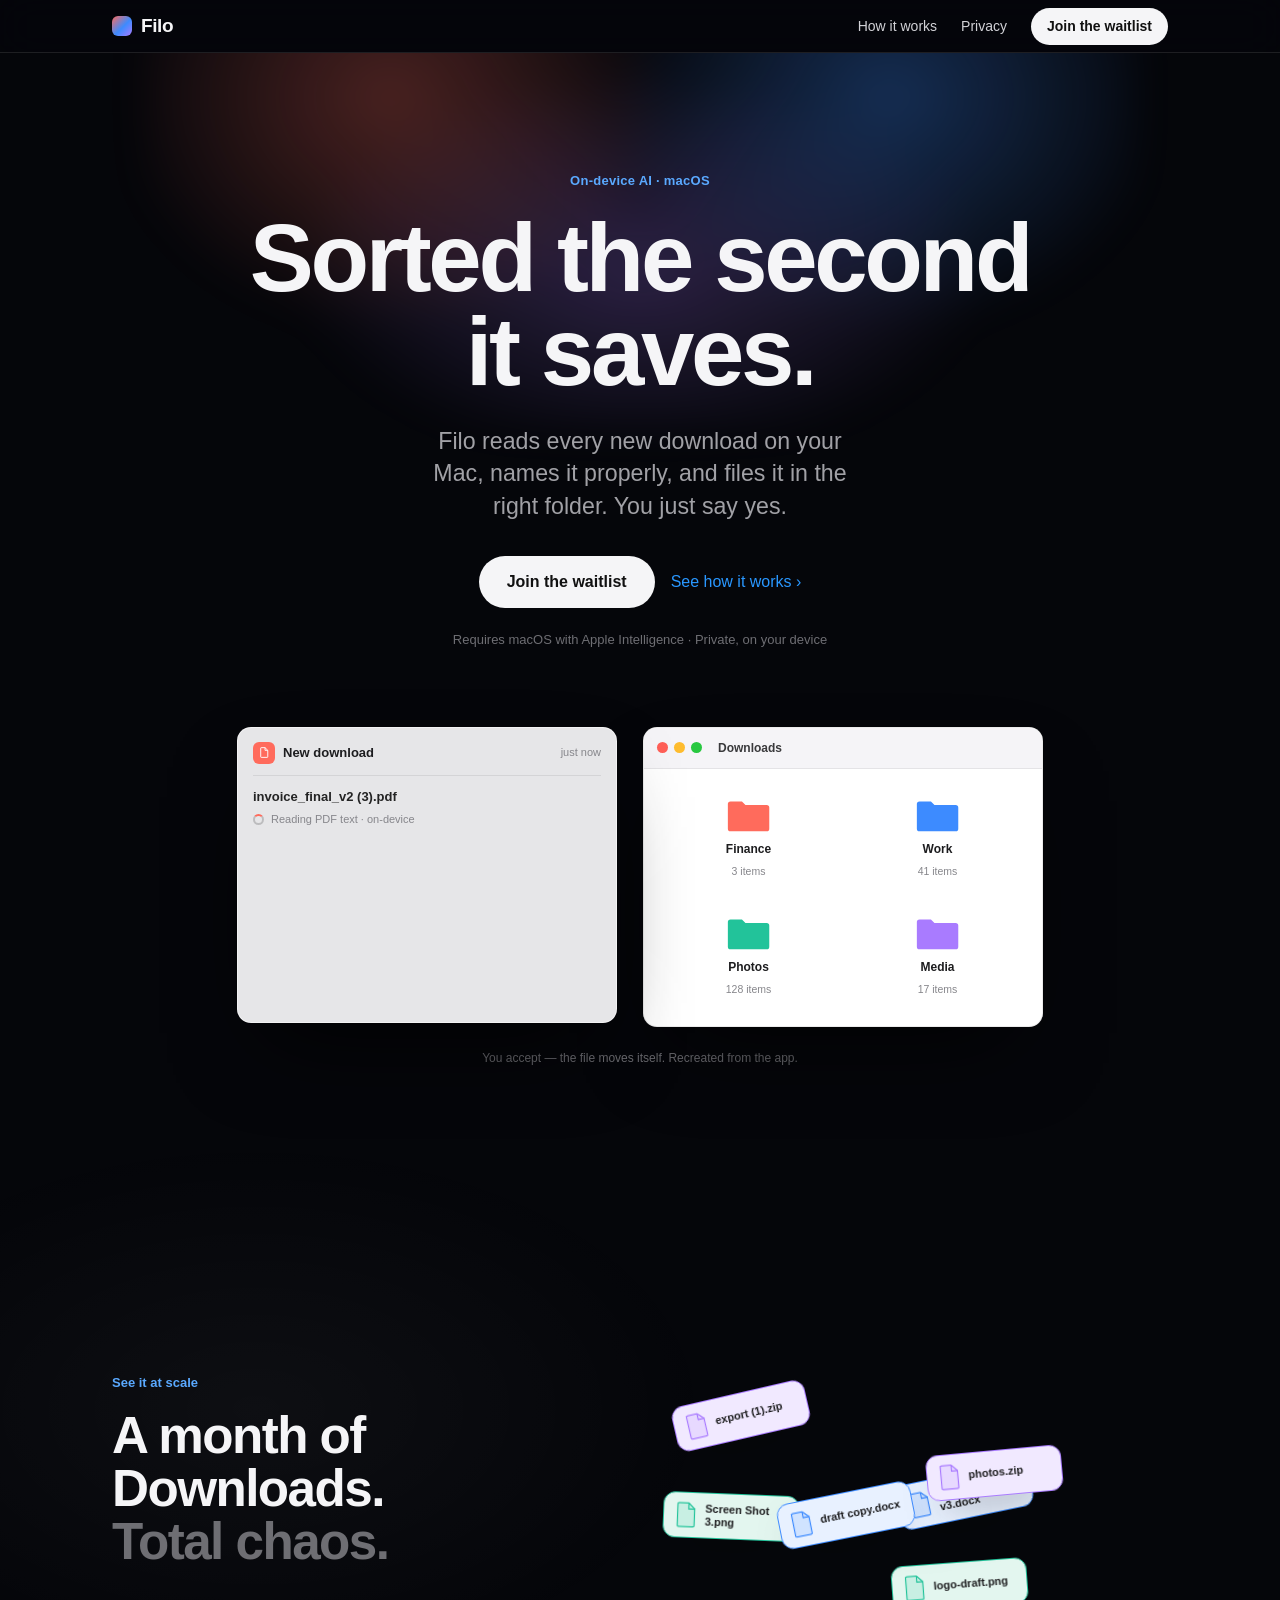
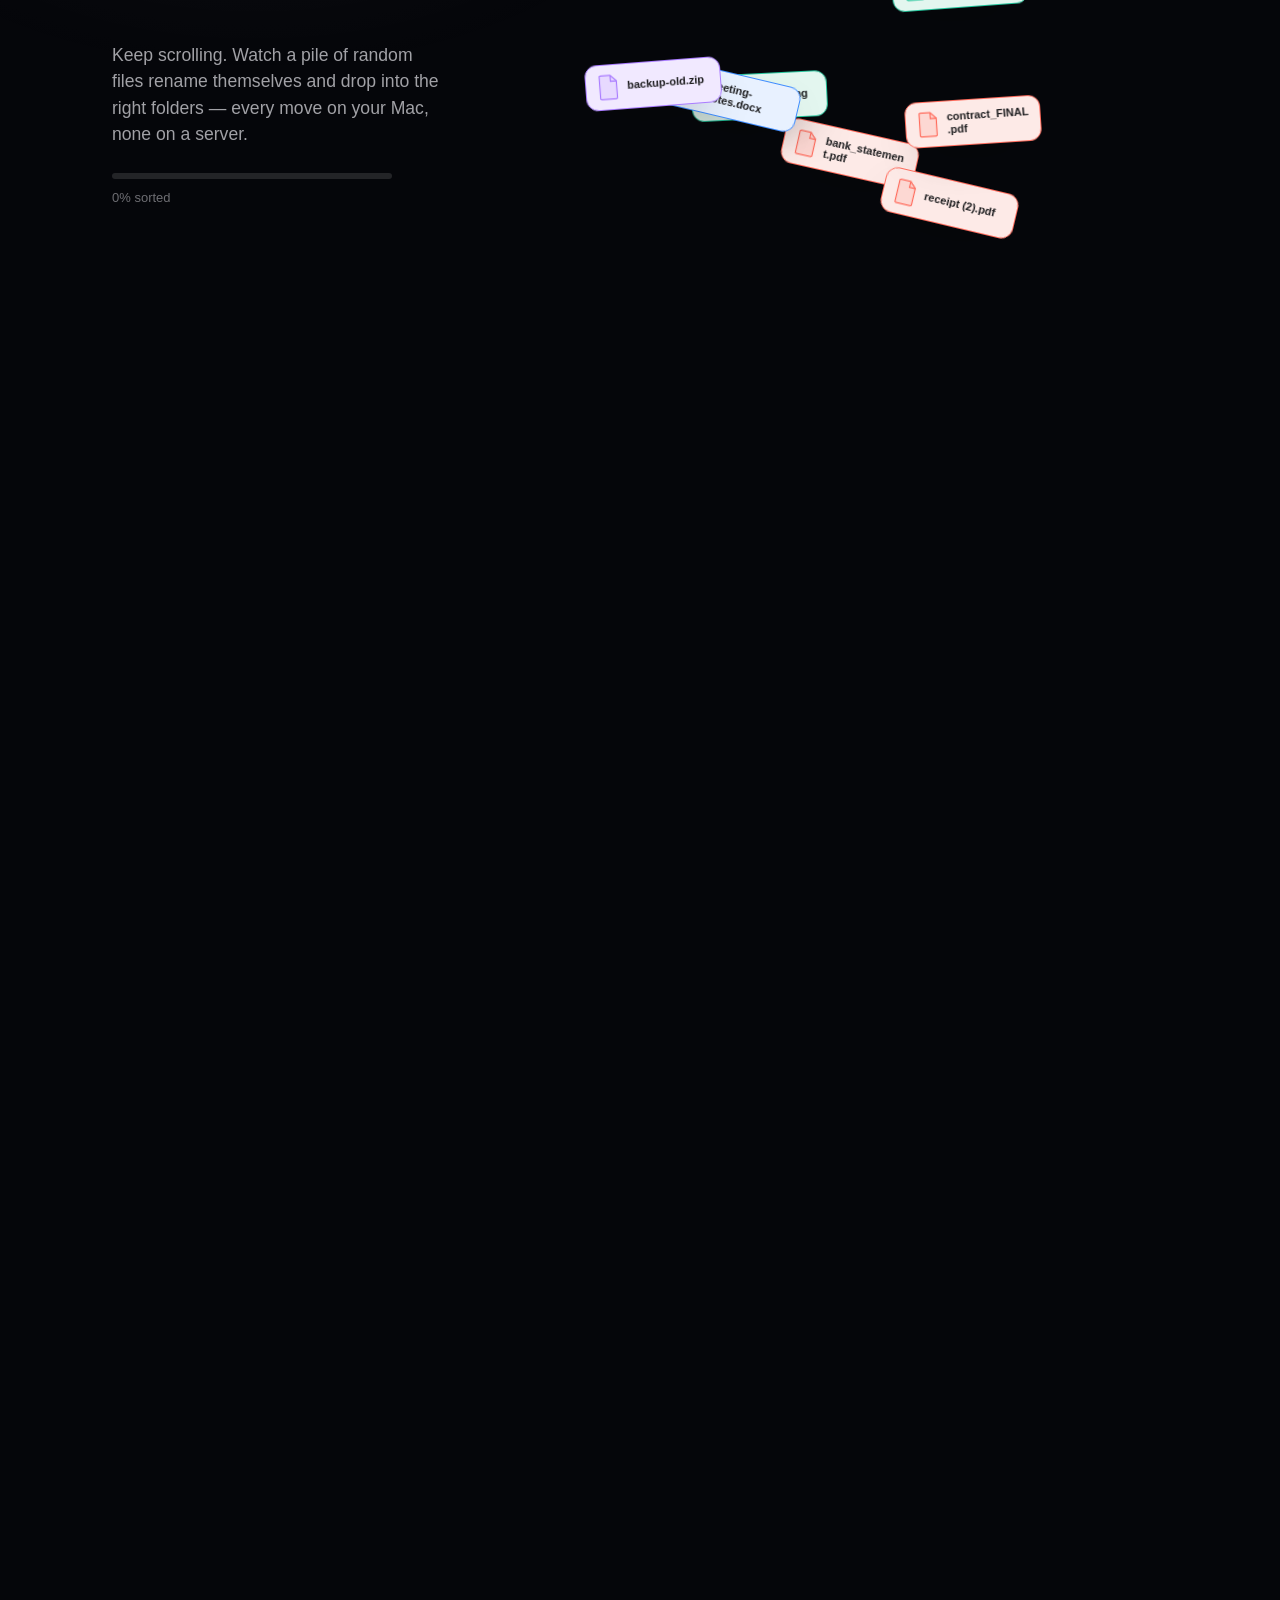
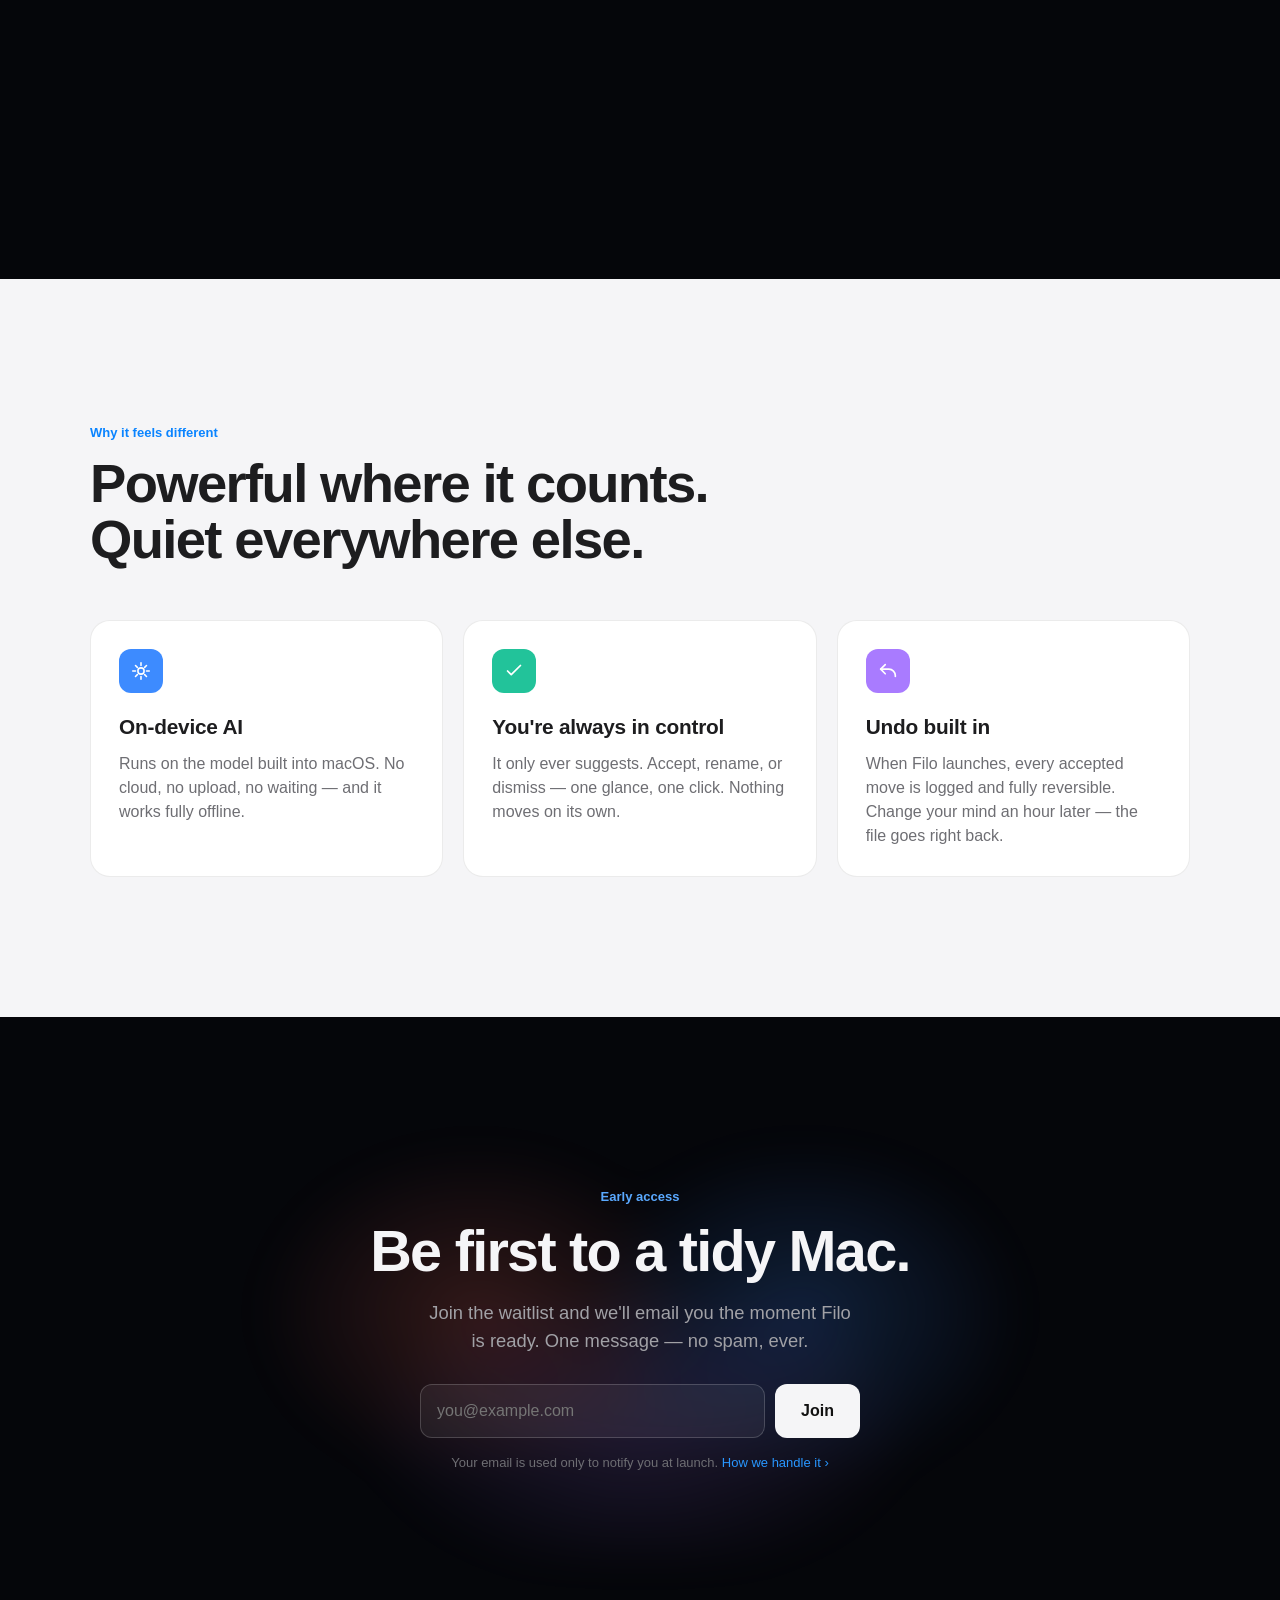
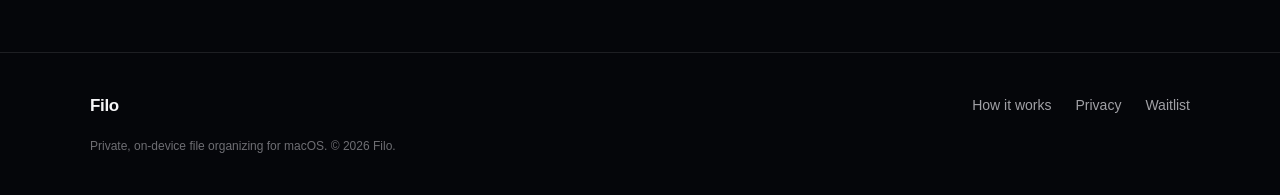
<file: website/site/index.html>
<!DOCTYPE html>
<html lang="en">
<head>
<meta charset="utf-8">
<meta name="viewport" content="width=device-width, initial-scale=1">
<title>Filo — Downloads, sorted the second they save</title>
<meta name="description" content="Filo reads every new download on your Mac with on-device AI, names it properly, and files it in the right folder. Private, offline, you stay in control.">
<link rel="icon" href="favicon.svg" type="image/svg+xml">
<link rel="stylesheet" href="css/filo.css">
</head>
<body>
<div style="background:#05060a;color:#f5f5f7;font-family:-apple-system,BlinkMacSystemFont,'SF Pro Display','Helvetica Neue',Helvetica,Arial,sans-serif;line-height:1.5;-webkit-font-smoothing:antialiased;overflow-x:clip;">

  <nav style="position:sticky;top:0;z-index:60;backdrop-filter:saturate(180%) blur(20px);-webkit-backdrop-filter:saturate(180%) blur(20px);background:rgba(5,6,10,.62);border-bottom:1px solid rgba(255,255,255,.1);">
    <div style="max-width:1100px;margin:0 auto;padding:0 22px;height:52px;display:flex;align-items:center;justify-content:space-between;">
      <a href="index.html" style="font-weight:600;font-size:19px;letter-spacing:-.02em;display:flex;align-items:center;gap:9px;"><span style="width:20px;height:20px;border-radius:6px;background:linear-gradient(135deg,#ff6b5c,#3d8bff 55%,#a97bff);display:inline-block;"></span>Filo</a>
      <div style="display:flex;align-items:center;gap:24px;">
        <a href="how-it-works.html" style="font-size:14px;color:#d2d2d7;">How it works</a>
        <a href="privacy.html" style="font-size:14px;color:#d2d2d7;">Privacy</a>
        <a href="#waitlist" style="background:#f5f5f7;color:#111;font-weight:600;padding:8px 16px;border-radius:980px;font-size:14px;white-space:nowrap;">Join the waitlist</a>
      </div>
    </div>
  </nav>

  <!-- HERO -->
  <header style="position:relative;text-align:center;padding:clamp(64px,9vw,120px) 22px clamp(40px,6vw,72px);overflow:clip;">
    <div style="position:absolute;top:-180px;left:50%;transform:translateX(-50%);width:1000px;height:560px;background:radial-gradient(40% 60% at 25% 40%,rgba(255,107,92,.28),transparent 70%),radial-gradient(40% 60% at 75% 40%,rgba(61,139,255,.3),transparent 70%),radial-gradient(50% 50% at 50% 70%,rgba(169,123,255,.24),transparent 70%);filter:blur(18px);pointer-events:none;animation:filoglow 8s ease-in-out infinite;"></div>
    <div style="position:relative;max-width:920px;margin:0 auto;">
      <span style="display:inline-block;font-size:13px;font-weight:600;letter-spacing:.02em;color:#5aa9ff;margin-bottom:20px;">On-device AI · macOS</span>
      <h1 style="font-size:clamp(2.8rem,7.6vw,6rem);line-height:.98;letter-spacing:-.035em;font-weight:700;margin:0;text-wrap:balance;">Sorted the second<br>it saves.</h1>
      <p style="margin:26px auto 0;max-width:34ch;font-size:clamp(1.1rem,2vw,1.45rem);line-height:1.4;color:#a1a1a6;">Filo reads every new download on your Mac, names it properly, and files it in the right folder. You just say yes.</p>
      <div style="display:flex;gap:16px;justify-content:center;align-items:center;flex-wrap:wrap;margin-top:34px;">
        <a href="#waitlist" style="background:#f5f5f7;color:#111;font-weight:600;padding:14px 28px;border-radius:980px;font-size:16px;white-space:nowrap;">Join the waitlist</a>
        <a href="how-it-works.html" class="filolink" style="font-size:16px;font-weight:500;white-space:nowrap;">See how it works ›</a>
      </div>
      <div style="margin-top:22px;font-size:13px;color:#6e6e73;">Requires macOS with Apple Intelligence · Private, on your device</div>
    </div>

    <!-- linked demo: save popup -> Finder -->
    <div id="filoDemo" style="position:relative;margin:clamp(48px,6vw,80px) auto 0;max-width:860px;display:flex;gap:26px;justify-content:center;align-items:flex-start;flex-wrap:wrap;">
      <!-- popup -->
      <div style="flex:1 1 340px;max-width:380px;text-align:left;background:rgba(245,245,247,.94);backdrop-filter:blur(30px) saturate(180%);-webkit-backdrop-filter:blur(30px) saturate(180%);border:1px solid rgba(255,255,255,.5);border-radius:14px;box-shadow:0 40px 90px -30px rgba(0,0,0,.9),0 0 0 .5px rgba(0,0,0,.3);padding:14px 15px 15px;color:#1d1d1f;">
        <div style="display:flex;align-items:center;gap:8px;padding-bottom:11px;border-bottom:1px solid rgba(0,0,0,.08);">
          <span id="filoHeadIc" style="width:22px;height:22px;border-radius:6px;background:#ff6b5c;display:grid;place-items:center;flex:0 0 auto;">
            <svg viewBox="0 0 24 24" width="13" height="13" fill="none"><path d="M6 3h7l5 5v12a1 1 0 0 1-1 1H6a1 1 0 0 1-1-1V4a1 1 0 0 1 1-1Z" stroke="#fff" stroke-width="1.7"/><path d="M13 3v5h5" stroke="#fff" stroke-width="1.7"/></svg>
          </span>
          <div style="font-size:13px;font-weight:600;">New download</div>
          <div style="margin-left:auto;font-size:11px;color:#86868b;">just now</div>
        </div>
        <div id="filoOld" style="margin-top:11px;font-size:13px;font-weight:600;color:rgba(0,0,0,.85);transition:color .5s;">invoice_final_v2 (3).pdf</div>
        <div id="filoStatus" style="margin-top:5px;display:flex;align-items:center;gap:7px;font-size:11px;color:#86868b;transition:opacity .5s;">
          <span id="filoSpin" style="width:11px;height:11px;border:2px solid rgba(0,0,0,.18);border-top-color:#ff6b5c;border-radius:50%;display:inline-block;animation:filospin .8s linear infinite;"></span><span id="filoStatusText">Reading PDF text · on-device</span>
        </div>
        <div id="filoSuggest" style="opacity:0;transition:opacity .6s ease;">
          <div style="margin-top:11px;font-size:11px;color:#86868b;">Suggested name</div>
          <div id="filoNewName" style="margin-top:3px;font-size:14px;font-weight:600;color:#1d1d1f;">Acme Studio — Invoice 1042.pdf</div>
          <div id="filoDest" style="display:inline-flex;align-items:center;gap:6px;margin-top:10px;font-size:12px;color:#1d1d1f;background:rgba(255,107,92,.1);border:1px solid rgba(255,107,92,.24);border-radius:7px;padding:5px 9px;">
            <svg viewBox="0 0 24 20" width="15" height="13" fill="none"><path d="M2 5A1.5 1.5 0 0 1 3.5 3.5h4l2 2h11A1.5 1.5 0 0 1 22 7v9.5A1.5 1.5 0 0 1 20.5 18h-17A1.5 1.5 0 0 1 2 16.5V5Z" fill="#ff6b5c"/></svg>
            → Finance / Invoices
          </div>
        </div>
        <div id="filoActs" style="display:flex;gap:8px;margin-top:14px;padding-top:12px;border-top:1px solid rgba(0,0,0,.08);opacity:0;transition:opacity .6s ease;">
          <button id="filoAccept" style="font-size:13px;font-weight:600;padding:7px 15px;border-radius:8px;border:0;background:#0a84ff;color:#fff;cursor:pointer;transition:box-shadow .3s,transform .2s;">Accept</button>
          <button style="font-size:13px;font-weight:600;padding:7px 15px;border-radius:8px;border:1px solid rgba(0,0,0,.14);background:transparent;color:#1d1d1f;cursor:pointer;">Edit</button>
          <button style="font-size:13px;font-weight:600;padding:7px 15px;border-radius:8px;border:0;background:transparent;color:#86868b;cursor:pointer;">Dismiss</button>
        </div>
        <div id="filoMoved" style="opacity:0;transition:opacity .5s ease;display:flex;align-items:center;gap:7px;margin-top:12px;font-size:12px;color:#1d8a3f;">
          <svg viewBox="0 0 24 24" width="14" height="14" fill="none"><circle cx="12" cy="12" r="9" stroke="currentColor" stroke-width="1.7"/><path d="M9 12l2 2 4-4" stroke="currentColor" stroke-width="1.9" stroke-linecap="round" stroke-linejoin="round"/></svg>
          <span id="filoMovedText">Moved to Finance / Invoices</span>
        </div>
      </div>

      <!-- Finder -->
      <div style="flex:1 1 320px;max-width:400px;background:#ffffff;border:1px solid rgba(0,0,0,.08);border-radius:14px;box-shadow:0 40px 90px -34px rgba(0,0,0,.85),0 0 0 .5px rgba(0,0,0,.25);overflow:hidden;color:#1d1d1f;">
        <div style="display:flex;align-items:center;gap:8px;padding:11px 13px;background:#f5f4f7;border-bottom:1px solid rgba(0,0,0,.07);">
          <span style="display:flex;gap:6px;"><span style="width:11px;height:11px;border-radius:50%;background:#ff5f57;"></span><span style="width:11px;height:11px;border-radius:50%;background:#febc2e;"></span><span style="width:11px;height:11px;border-radius:50%;background:#28c840;"></span></span>
          <span style="margin-left:8px;font-size:12px;font-weight:600;color:#3a3a3c;">Downloads</span>
        </div>
        <div style="padding:16px;display:grid;grid-template-columns:1fr 1fr;gap:12px;">
          <div id="filoFinance" style="display:flex;flex-direction:column;align-items:center;gap:6px;padding:12px 6px;border-radius:10px;transition:background .4s,box-shadow .4s;">
            <svg viewBox="0 0 52 42" width="46" height="37" fill="none"><path d="M2 8A3 3 0 0 1 5 5h13l4 4h24a3 3 0 0 1 3 3v24a3 3 0 0 1-3 3H5a3 3 0 0 1-3-3V8Z" fill="#ff6b5c"/></svg>
            <span style="font-size:12px;font-weight:600;">Finance</span>
            <span id="filoFinCount" style="font-size:10.5px;color:#86868b;">3 items</span>
          </div>
          <div style="display:flex;flex-direction:column;align-items:center;gap:6px;padding:12px 6px;" id="filoWork">
            <svg viewBox="0 0 52 42" width="46" height="37" fill="none"><path d="M2 8A3 3 0 0 1 5 5h13l4 4h24a3 3 0 0 1 3 3v24a3 3 0 0 1-3 3H5a3 3 0 0 1-3-3V8Z" fill="#3d8bff"/></svg>
            <span style="font-size:12px;font-weight:600;">Work</span>
            <span id="filoWorkCount" style="font-size:10.5px;color:#86868b;">41 items</span>
          </div>
          <div style="display:flex;flex-direction:column;align-items:center;gap:6px;padding:12px 6px;" id="filoPhotos">
            <svg viewBox="0 0 52 42" width="46" height="37" fill="none"><path d="M2 8A3 3 0 0 1 5 5h13l4 4h24a3 3 0 0 1 3 3v24a3 3 0 0 1-3 3H5a3 3 0 0 1-3-3V8Z" fill="#22c39a"/></svg>
            <span style="font-size:12px;font-weight:600;">Photos</span>
            <span id="filoPhotosCount" style="font-size:10.5px;color:#86868b;">128 items</span>
          </div>
          <div style="display:flex;flex-direction:column;align-items:center;gap:6px;padding:12px 6px;" id="filoMedia">
            <svg viewBox="0 0 52 42" width="46" height="37" fill="none"><path d="M2 8A3 3 0 0 1 5 5h13l4 4h24a3 3 0 0 1 3 3v24a3 3 0 0 1-3 3H5a3 3 0 0 1-3-3V8Z" fill="#a97bff"/></svg>
            <span style="font-size:12px;font-weight:600;">Media</span>
            <span id="filoMediaCount" style="font-size:10.5px;color:#86868b;">17 items</span>
          </div>
        </div>
      </div>

      <!-- flying file -->
      <div id="filoFly" style="position:absolute;left:0;top:0;opacity:0;pointer-events:none;z-index:20;display:flex;align-items:center;gap:7px;padding:7px 10px;border-radius:10px;background:#fdeae7;border:1px solid #ff6b5c;box-shadow:0 18px 40px -14px rgba(0,0,0,.7);transform:translate(-50%,-50%);">
        <svg viewBox="0 0 26 30" width="17" height="20" fill="none"><path d="M3 2.5A1.5 1.5 0 0 1 4.5 1H16l7 7v19.5A1.5 1.5 0 0 1 21.5 29h-17A1.5 1.5 0 0 1 3 27.5V2.5Z" stroke="#ff6b5c" stroke-width="1.4"/><path d="M16 1v7h7" stroke="#ff6b5c" stroke-width="1.4"/></svg>
        <span style="font-size:11px;font-weight:600;color:#1d1d1f;white-space:nowrap;">Invoice 1042.pdf</span>
      </div>
    </div>
    <div style="margin-top:22px;font-size:12px;color:#6e6e73;">You accept — the file moves itself. Recreated from the app.</div>
  </header>

  <!-- CHAOS -> CALM SCRUB (the star) -->
  <section id="filoScrubTrack" style="position:relative;height:260vh;">
    <div style="position:sticky;top:0;height:100vh;overflow:hidden;display:flex;align-items:center;">
      <div id="filoScrubGlow" style="position:absolute;inset:0;opacity:0;background:radial-gradient(40% 50% at 18% 30%,rgba(255,107,92,.22),transparent 62%),radial-gradient(42% 48% at 82% 28%,rgba(61,139,255,.24),transparent 62%),radial-gradient(50% 55% at 55% 96%,rgba(169,123,255,.2),transparent 62%),radial-gradient(40% 45% at 40% 60%,rgba(34,195,154,.16),transparent 62%);"></div>
      <div style="position:absolute;inset:0;background:radial-gradient(60% 50% at 20% 30%,rgba(255,255,255,.04),transparent 60%);"></div>
      <div style="position:relative;z-index:1;max-width:1100px;margin:0 auto;padding:0 22px;width:100%;display:grid;grid-template-columns:.9fr 1.1fr;gap:clamp(24px,4vw,64px);align-items:center;" id="filoScrubGrid">
        <div>
          <span style="display:inline-block;font-size:13px;font-weight:600;color:#5aa9ff;margin-bottom:16px;">See it at scale</span>
          <div style="display:grid;font-size:clamp(1.9rem,4.2vw,3.2rem);line-height:1.04;letter-spacing:-.03em;font-weight:700;">
            <span id="filoTitleMess" style="grid-area:1/1;">A month of Downloads.<br><span style="color:#6e6e73;">Total chaos.</span></span>
            <span id="filoTitleCalm" style="grid-area:1/1;opacity:0;">A month of Downloads.<br><span id="filoCalmWord" style="color:#3d8bff;">Every file in place.</span></span>
          </div>
          <p style="margin-top:20px;color:#a1a1a6;font-size:1.1rem;max-width:40ch;">Keep scrolling. Watch a pile of random files rename themselves and drop into the right folders — every move on your Mac, none on a server.</p>
          <div style="margin-top:26px;height:6px;border-radius:99px;background:rgba(255,255,255,.12);overflow:hidden;max-width:280px;"><i id="filoMeter" style="display:block;height:100%;width:0%;background:linear-gradient(90deg,#ff6b5c,#3d8bff 55%,#a97bff);border-radius:99px;transition:width .1s linear;"></i></div>
          <div id="filoScrubPct" style="margin-top:9px;font-size:13px;color:#6e6e73;font-variant-numeric:tabular-nums;">0% sorted</div>
        </div>
        <div style="justify-self:center;width:100%;"><div id="filoStageWrap" style="position:relative;width:100%;"><div id="filoStage" style="position:relative;width:640px;height:520px;transform-origin:top left;"></div></div></div>
      </div>
    </div>
  </section>

  <!-- FEATURES -->
  <section style="background:#f5f5f7;color:#1d1d1f;padding:clamp(80px,11vw,150px) 22px;">
    <div style="max-width:1100px;margin:0 auto;">
      <div data-reveal style="max-width:640px;opacity:0;transform:translateY(24px);transition:opacity .7s cubic-bezier(.2,.7,.2,1),transform .7s cubic-bezier(.2,.7,.2,1);">
        <span style="display:inline-block;font-size:13px;font-weight:600;color:#0a84ff;margin-bottom:14px;">Why it feels different</span>
        <h2 style="font-size:clamp(2rem,4.6vw,3.4rem);line-height:1.03;letter-spacing:-.03em;font-weight:700;margin:0;">Powerful where it counts. Quiet everywhere else.</h2>
      </div>
      <div style="display:grid;grid-template-columns:repeat(3,1fr);gap:20px;margin-top:52px;" id="filoFeatGrid">
        <div data-reveal style="background:#fff;border:1px solid rgba(0,0,0,.08);border-radius:20px;padding:28px;opacity:0;transform:translateY(24px);transition:opacity .7s cubic-bezier(.2,.7,.2,1) .05s,transform .7s cubic-bezier(.2,.7,.2,1) .05s;">
          <div style="width:44px;height:44px;border-radius:12px;background:#3d8bff;display:grid;place-items:center;margin-bottom:18px;">
            <svg viewBox="0 0 24 24" width="22" height="22" fill="none"><circle cx="12" cy="12" r="3.4" stroke="#fff" stroke-width="1.7"/><path d="M12 3v3M12 18v3M3 12h3M18 12h3M6 6l2 2M16 16l2 2M18 6l-2 2M8 16l-2 2" stroke="#fff" stroke-width="1.7" stroke-linecap="round"/></svg>
          </div>
          <h3 style="font-size:1.3rem;font-weight:600;margin:0;letter-spacing:-.01em;">On-device AI</h3>
          <p style="margin:9px 0 0;color:#6e6e73;font-size:1rem;">Runs on the model built into macOS. No cloud, no upload, no waiting — and it works fully offline.</p>
        </div>
        <div data-reveal style="background:#fff;border:1px solid rgba(0,0,0,.08);border-radius:20px;padding:28px;opacity:0;transform:translateY(24px);transition:opacity .7s cubic-bezier(.2,.7,.2,1) .12s,transform .7s cubic-bezier(.2,.7,.2,1) .12s;">
          <div style="width:44px;height:44px;border-radius:12px;background:#22c39a;display:grid;place-items:center;margin-bottom:18px;">
            <svg viewBox="0 0 24 24" width="22" height="22" fill="none"><path d="M5 12l4 4L19 6" stroke="#fff" stroke-width="1.9" stroke-linecap="round" stroke-linejoin="round"/></svg>
          </div>
          <h3 style="font-size:1.3rem;font-weight:600;margin:0;letter-spacing:-.01em;">You're always in control</h3>
          <p style="margin:9px 0 0;color:#6e6e73;font-size:1rem;">It only ever suggests. Accept, rename, or dismiss — one glance, one click. Nothing moves on its own.</p>
        </div>
        <div data-reveal style="background:#fff;border:1px solid rgba(0,0,0,.08);border-radius:20px;padding:28px;opacity:0;transform:translateY(24px);transition:opacity .7s cubic-bezier(.2,.7,.2,1) .19s,transform .7s cubic-bezier(.2,.7,.2,1) .19s;">
          <div style="width:44px;height:44px;border-radius:12px;background:#a97bff;display:grid;place-items:center;margin-bottom:18px;">
            <svg viewBox="0 0 24 24" width="22" height="22" fill="none"><path d="M9 5L4 10l5 5" stroke="#fff" stroke-width="1.8" stroke-linecap="round" stroke-linejoin="round"/><path d="M4 10h9a7 7 0 0 1 7 7v1" stroke="#fff" stroke-width="1.8" stroke-linecap="round"/></svg>
          </div>
          <h3 style="font-size:1.3rem;font-weight:600;margin:0;letter-spacing:-.01em;">Undo built in</h3>
          <p style="margin:9px 0 0;color:#6e6e73;font-size:1rem;">When Filo launches, every accepted move is logged and fully reversible. Change your mind an hour later — the file goes right back.</p>
        </div>
      </div>
    </div>
  </section>

  <!-- WAITLIST -->
  <section id="waitlist" style="padding:clamp(90px,13vw,170px) 22px;text-align:center;position:relative;overflow:clip;">
    <div style="position:absolute;top:50%;left:50%;transform:translate(-50%,-50%);width:820px;height:460px;background:radial-gradient(40% 55% at 30% 45%,rgba(255,107,92,.18),transparent 68%),radial-gradient(40% 55% at 70% 45%,rgba(61,139,255,.2),transparent 68%),radial-gradient(50% 50% at 50% 70%,rgba(169,123,255,.16),transparent 68%);filter:blur(18px);pointer-events:none;"></div>
    <div data-reveal style="position:relative;max-width:640px;margin:0 auto;opacity:0;transform:translateY(24px);transition:opacity .7s cubic-bezier(.2,.7,.2,1),transform .7s cubic-bezier(.2,.7,.2,1);">
      <span style="display:inline-block;font-size:13px;font-weight:600;color:#5aa9ff;margin-bottom:16px;">Early access</span>
      <h2 style="font-size:clamp(2.1rem,5vw,3.6rem);line-height:1.02;letter-spacing:-.03em;font-weight:700;margin:0;">Be first to a tidy Mac.</h2>
      <p style="margin:18px auto 0;color:#a1a1a6;font-size:1.15rem;max-width:42ch;">Join the waitlist and we'll email you the moment Filo is ready. One message — no spam, ever.</p>
      <div id="filoFormWrap">
        <form id="filoForm" novalidate style="display:flex;gap:10px;justify-content:center;margin:30px auto 0;max-width:440px;flex-wrap:wrap;">
          <input type="email" id="filoEmail" placeholder="you@example.com" aria-label="Email address" autocomplete="email" style="flex:1 1 240px;font:inherit;font-size:16px;color:#f5f5f7;background:rgba(255,255,255,.06);border:1px solid rgba(255,255,255,.18);border-radius:12px;padding:14px 16px;min-width:0;outline:none;">
          <button type="submit" style="background:#f5f5f7;color:#111;font-weight:600;padding:14px 26px;border-radius:12px;font-size:16px;border:0;cursor:pointer;">Join</button>
        </form>
        <p style="margin-top:15px;font-size:13px;color:#6e6e73;">Your email is used only to notify you at launch. <a href="privacy.html" class="filolink">How we handle it ›</a></p>
      </div>
      <div id="filoSentWrap" hidden>
        <div style="margin-top:30px;display:inline-flex;align-items:center;gap:10px;font-size:1.15rem;font-weight:600;color:#f5f5f7;">
          <svg viewBox="0 0 24 24" width="24" height="24" fill="none"><circle cx="12" cy="12" r="9" stroke="#2997ff" stroke-width="1.7"/><path d="M9 12l2 2 4-4" stroke="#2997ff" stroke-width="1.9" stroke-linecap="round" stroke-linejoin="round"/></svg>
          Thanks — you're on the list.
        </div>
      </div>
    </div>
  </section>

  <footer style="border-top:1px solid rgba(255,255,255,.1);padding:40px 22px;">
    <div style="max-width:1100px;margin:0 auto;display:flex;align-items:center;justify-content:space-between;gap:18px;flex-wrap:wrap;">
      <a href="index.html" style="font-weight:600;font-size:17px;letter-spacing:-.02em;">Filo</a>
      <div style="display:flex;gap:24px;font-size:14px;color:#a1a1a6;">
        <a href="how-it-works.html">How it works</a>
        <a href="privacy.html">Privacy</a>
        <a href="#waitlist">Waitlist</a>
      </div>
      <div style="width:100%;font-size:12px;color:#6e6e73;">Private, on-device file organizing for macOS. © 2026 Filo.</div>
    </div>
  </footer>
</div>
<script src="js/home.js"></script>
</body>
</html>
</file>
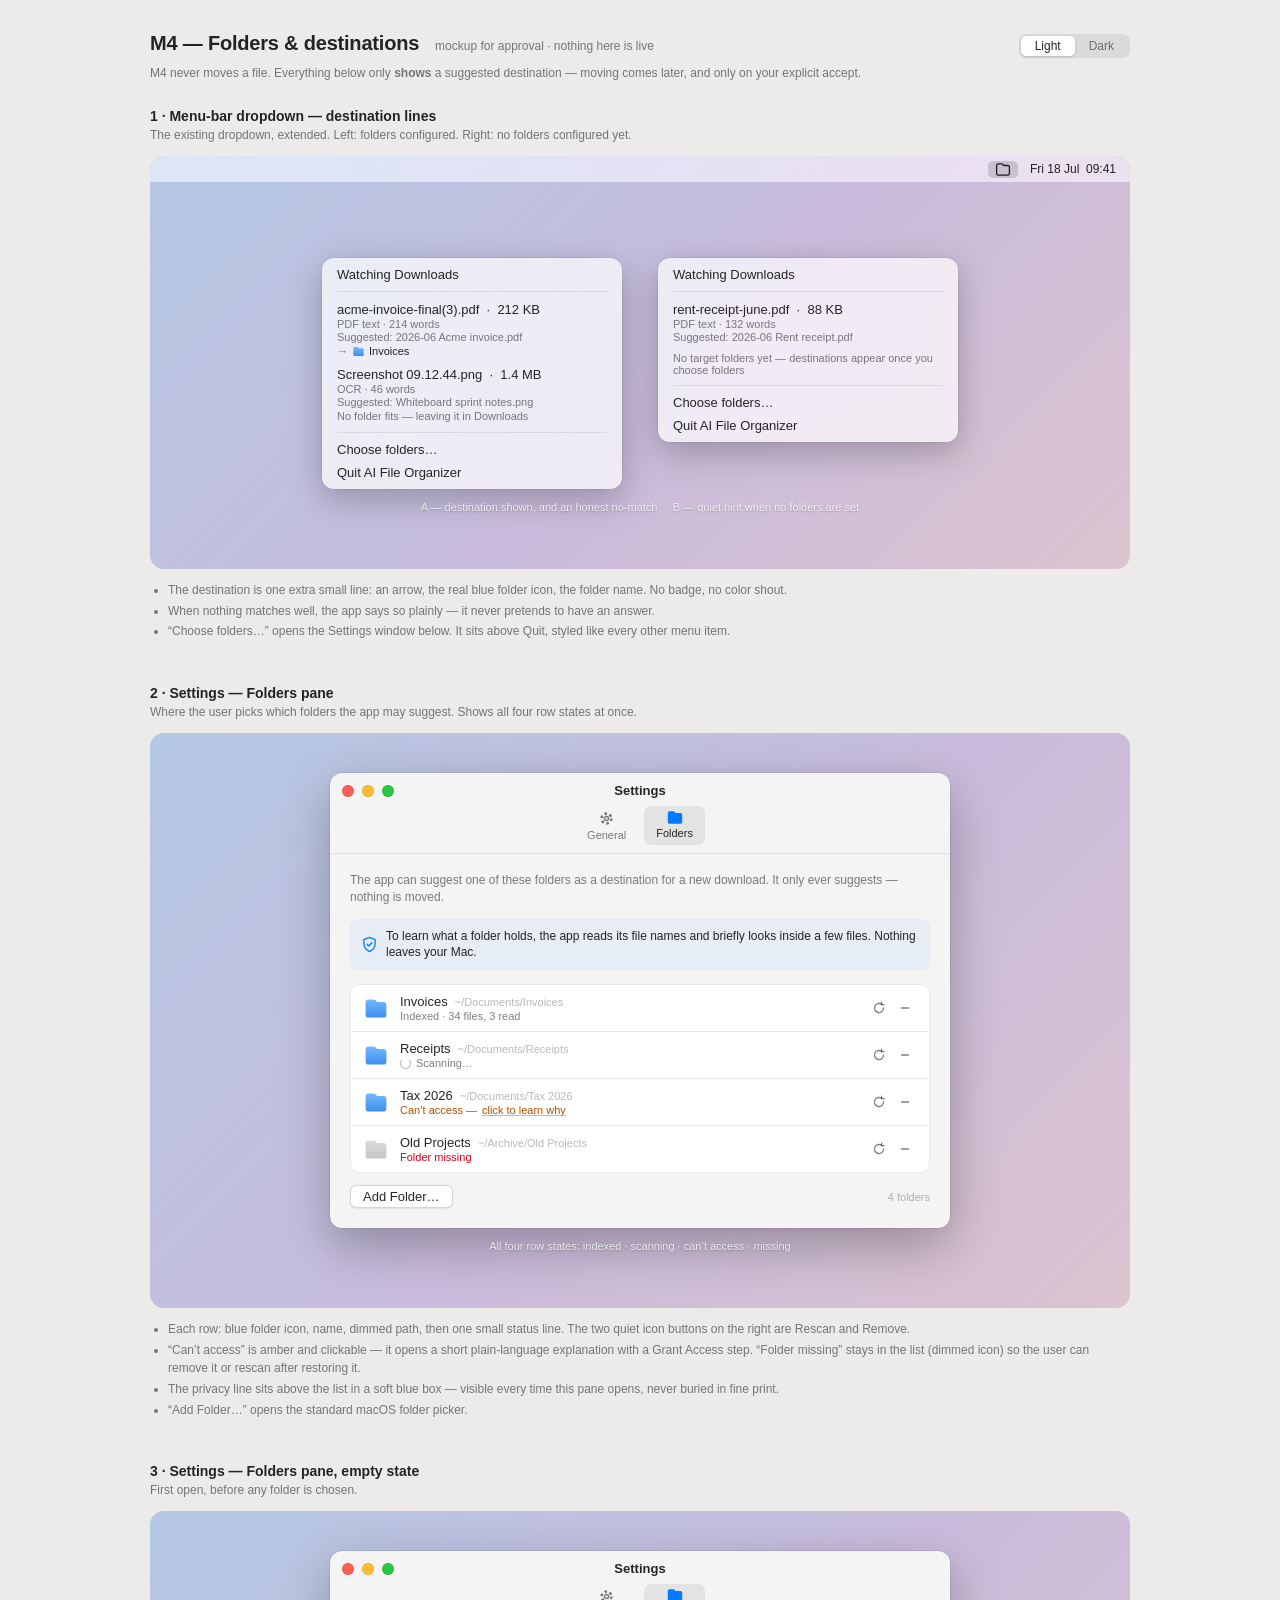
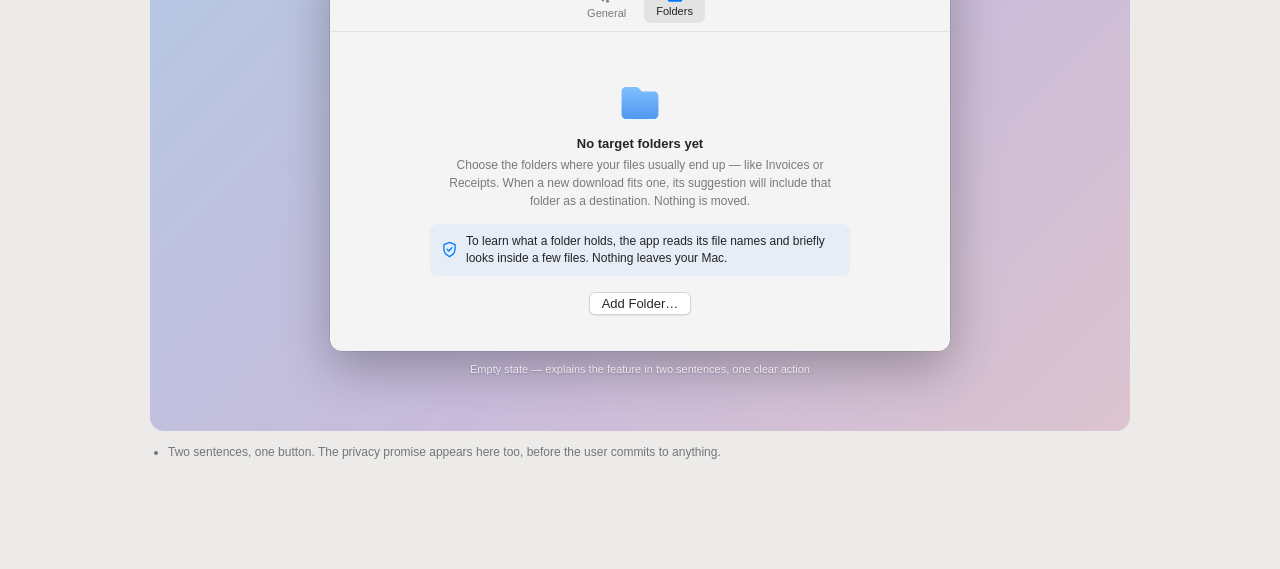
<file: docs/mockups/m4-folders-settings.html>
<!DOCTYPE html>
<html lang="en">
<head>
<meta charset="utf-8">
<meta name="viewport" content="width=device-width, initial-scale=1">
<title>M4 mockup — Folders settings &amp; destination lines</title>
<style>
  /* ————— Design tokens (mirrored in docs/design-system.md) ————— */
  body {
    --accent:        #007AFF;
    --label-1:       rgba(0,0,0,0.85);
    --label-2:       rgba(0,0,0,0.50);
    --label-3:       rgba(0,0,0,0.28);
    --sep:           rgba(0,0,0,0.08);
    --warning-text:  #B25000;
    --error-text:    #D70015;
    --window-bg:     #F5F4F5;
    --content-bg:    #FFFFFF;
    --menu-bg:       rgba(248,248,248,0.80);
    --menubar-bg:    rgba(255,255,255,0.55);
    --menubar-press: rgba(0,0,0,0.14);
    --btn-bg:        #FFFFFF;
    --btn-border:    rgba(0,0,0,0.16);
    --tab-active:    rgba(0,0,0,0.07);
    --privacy-bg:    rgba(0,122,255,0.06);
    --page-bg:       #ECEBEA;
    --desk:          linear-gradient(135deg,#B4C8E4 0%,#C9BBDB 55%,#DCC4CF 100%);
    --shadow-win:    0 18px 50px rgba(0,0,0,0.28), 0 0 0 0.5px rgba(0,0,0,0.15);
    --shadow-menu:   0 10px 34px rgba(0,0,0,0.25), 0 0 0 0.5px rgba(0,0,0,0.12);
  }
  body.dark {
    --accent:        #0A84FF;
    --label-1:       rgba(255,255,255,0.86);
    --label-2:       rgba(255,255,255,0.55);
    --label-3:       rgba(255,255,255,0.28);
    --sep:           rgba(255,255,255,0.10);
    --warning-text:  #FFB340;
    --error-text:    #FF6961;
    --window-bg:     #2A2A2C;
    --content-bg:    rgba(255,255,255,0.055);
    --menu-bg:       rgba(44,44,48,0.72);
    --menubar-bg:    rgba(30,30,34,0.55);
    --menubar-press: rgba(255,255,255,0.22);
    --btn-bg:        #656569;
    --btn-border:    rgba(255,255,255,0.06);
    --tab-active:    rgba(255,255,255,0.11);
    --privacy-bg:    rgba(10,132,255,0.13);
    --page-bg:       #1C1C1E;
    --desk:          linear-gradient(135deg,#242E48 0%,#33284A 55%,#3E2B40 100%);
    --shadow-win:    0 18px 50px rgba(0,0,0,0.55), 0 0 0 0.5px rgba(255,255,255,0.12);
    --shadow-menu:   0 10px 34px rgba(0,0,0,0.5), 0 0 0 0.5px rgba(255,255,255,0.10);
  }

  * { margin:0; padding:0; box-sizing:border-box; }
  body {
    font-family: -apple-system, BlinkMacSystemFont, "SF Pro Text", "Helvetica Neue", Helvetica, Arial, sans-serif;
    -webkit-font-smoothing: antialiased;
    background: var(--page-bg);
    color: var(--label-1);
    padding: 32px 24px 64px;
    transition: background 0.2s ease;
  }

  /* ————— Page scaffolding (not part of the app UI) ————— */
  .page-head { max-width: 980px; margin: 0 auto 8px; display:flex; align-items:baseline; gap:16px; flex-wrap:wrap; }
  .page-head h1 { font-size: 20px; font-weight: 700; letter-spacing: -0.2px; }
  .page-head .sub { font-size: 12px; color: var(--label-2); }
  .toggle { margin-left:auto; display:flex; background: var(--tab-active); border-radius: 7px; padding: 2px; }
  .toggle button {
    font: inherit; font-size: 12px; color: var(--label-2);
    border: none; background: transparent; padding: 3px 14px; border-radius: 5px; cursor: pointer;
  }
  .toggle button.active { background: var(--content-bg); color: var(--label-1); box-shadow: 0 1px 3px rgba(0,0,0,0.15); }
  .note { max-width: 980px; margin: 0 auto 28px; font-size: 12px; color: var(--label-2); }

  section { max-width: 980px; margin: 0 auto 44px; }
  section > h2 { font-size: 14px; font-weight: 600; margin-bottom: 4px; }
  section > p.lede { font-size: 12px; color: var(--label-2); margin-bottom: 14px; }
  .annot { font-size: 12px; color: var(--label-2); margin-top: 12px; line-height: 1.55; padding-left: 18px; }
  .annot li { margin-bottom: 2px; }

  .desk {
    background: var(--desk);
    border-radius: 14px;
    padding: 0 0 44px;
    overflow: hidden;
    display: flex; flex-wrap: wrap; gap: 36px;
    justify-content: center; align-items: flex-start;
  }
  .desk .stage { padding-top: 40px; }

  /* ————— Menu bar strip ————— */
  .menubar {
    flex-basis: 100%; height: 26px;
    background: var(--menubar-bg);
    -webkit-backdrop-filter: blur(24px) saturate(170%); backdrop-filter: blur(24px) saturate(170%);
    display: flex; align-items: center; justify-content: flex-end;
    padding: 0 14px; gap: 12px;
    font-size: 12px; color: var(--label-1);
  }
  .menubar .appglyph {
    display:flex; align-items:center; padding: 2px 7px; border-radius: 5px;
    background: var(--menubar-press);
  }
  .menubar svg { display:block; }

  /* ————— The dropdown menu ————— */
  .menu {
    width: 300px;
    background: var(--menu-bg);
    -webkit-backdrop-filter: blur(30px) saturate(180%); backdrop-filter: blur(30px) saturate(180%);
    border-radius: 12px;
    box-shadow: var(--shadow-menu);
    padding: 5px;
    font-size: 13px;
  }
  .menu .mrow { padding: 4px 10px; border-radius: 6px; }
  .menu .msep { height: 1px; background: var(--sep); margin: 5px 10px; }
  .menu .status { color: var(--label-1); }
  .menu .fname { color: var(--label-1); overflow: hidden; text-overflow: ellipsis; white-space: nowrap; }
  .menu .cap  { font-size: 11px; color: var(--label-2); margin-top: 1px; }
  .menu .dest { font-size: 11px; color: var(--label-1); margin-top: 2px; display:flex; align-items:center; gap:4px; }
  .menu .dest .arrow { color: var(--label-2); }
  .menu .dest .fico { width: 13px; height: 11px; }
  .menu .nomatch { font-size: 11px; color: var(--label-2); margin-top: 2px; }
  .menu .hint { font-size: 11px; color: var(--label-2); }
  .menu .item { color: var(--label-1); cursor: default; }
  .menu .item:hover { background: var(--accent); color: #fff; }
  .menu .filecell { padding-top: 5px; padding-bottom: 5px; }

  /* ————— Settings window ————— */
  .window {
    width: 620px; max-width: 100%;
    background: var(--window-bg);
    border-radius: 12px;
    box-shadow: var(--shadow-win);
    overflow: hidden;
  }
  .titlebar { position: relative; padding: 10px 0 0; }
  .lights { position: absolute; left: 12px; top: 12px; display: flex; gap: 8px; }
  .lights span { width: 12px; height: 12px; border-radius: 50%; box-shadow: inset 0 0 0 0.5px rgba(0,0,0,0.15); }
  .lights .r { background: #FF5F57; } .lights .y { background: #FEBC2E; } .lights .g { background: #28C840; }
  .titlebar .wtitle { text-align: center; font-size: 13px; font-weight: 600; padding-bottom: 8px; }
  .tabs { display: flex; justify-content: center; gap: 6px; padding-bottom: 8px; border-bottom: 1px solid var(--sep); }
  .tab {
    display: flex; flex-direction: column; align-items: center; gap: 2px;
    font-size: 11px; color: var(--label-2);
    padding: 4px 12px; border-radius: 7px; min-width: 58px;
  }
  .tab svg { color: var(--label-2); }
  .tab.active { background: var(--tab-active); color: var(--label-1); }
  .tab.active svg { color: var(--accent); }

  .pane { padding: 18px 20px 20px; }
  .pane .intro { font-size: 12px; color: var(--label-2); line-height: 1.45; margin-bottom: 12px; }
  .privacy {
    display: flex; align-items: center; gap: 9px;
    background: var(--privacy-bg);
    border-radius: 8px;
    padding: 9px 12px;
    font-size: 12px; color: var(--label-1); line-height: 1.4;
    margin-bottom: 14px;
  }
  .privacy svg { flex: none; color: var(--accent); }
  .privacy em { font-style: italic; }

  .flist {
    background: var(--content-bg);
    border: 1px solid var(--sep);
    border-radius: 9px;
    overflow: hidden;
  }
  .frow { display: flex; align-items: center; gap: 11px; padding: 9px 12px; }
  .frow + .frow { border-top: 1px solid var(--sep); }
  .frow .fico { width: 26px; height: 21px; flex: none; }
  .frow.missing .fico { filter: grayscale(1); opacity: 0.45; }
  .frow .ftext { min-width: 0; flex: 1; }
  .frow .l1 { font-size: 13px; color: var(--label-1); white-space: nowrap; overflow: hidden; text-overflow: ellipsis; }
  .frow .l1 .path { font-size: 11px; color: var(--label-3); margin-left: 7px; }
  .frow .l2 { font-size: 11px; color: var(--label-2); margin-top: 1px; display: flex; align-items: center; gap: 5px; }
  .frow .l2.warn { color: var(--warning-text); }
  .frow .l2.warn .learn { text-decoration: underline; text-decoration-color: color-mix(in srgb, var(--warning-text) 45%, transparent); cursor: pointer; }
  .frow .l2.err { color: var(--error-text); }
  .ractions { display: flex; gap: 2px; flex: none; }
  .iconbtn {
    width: 24px; height: 24px; border: none; background: transparent; border-radius: 6px;
    color: var(--label-2); cursor: pointer; display: flex; align-items: center; justify-content: center;
  }
  .iconbtn:hover { background: var(--tab-active); color: var(--label-1); }

  .listfoot { display: flex; align-items: center; margin-top: 12px; }
  .pushbtn {
    font: inherit; font-size: 13px; color: var(--label-1);
    background: var(--btn-bg);
    border: 1px solid var(--btn-border);
    border-radius: 6px;
    padding: 3px 12px;
    box-shadow: 0 0.5px 1.5px rgba(0,0,0,0.12);
    cursor: pointer;
  }
  .listfoot .count { margin-left: auto; font-size: 11px; color: var(--label-3); }

  .spinner {
    width: 11px; height: 11px; flex: none;
    border: 1.5px solid var(--label-3); border-top-color: transparent;
    border-radius: 50%;
    animation: spin 0.8s linear infinite;
  }
  @keyframes spin { to { transform: rotate(360deg); } }

  /* ————— Empty state ————— */
  .empty { text-align: center; padding: 34px 48px 8px; }
  .empty .bigico { width: 46px; height: 38px; opacity: 0.9; margin-bottom: 10px; }
  .empty h3 { font-size: 13px; font-weight: 600; margin-bottom: 5px; }
  .empty p { font-size: 12px; color: var(--label-2); line-height: 1.5; max-width: 400px; margin: 0 auto 14px; }
  .empty .privacy { text-align: left; max-width: 420px; margin: 0 auto 16px; }
  .empty .pushbtn { margin-bottom: 8px; }

  .caption { flex-basis:100%; text-align:center; font-size:11px; color:#fff; opacity:0.75; margin-top:-24px; text-shadow: 0 1px 2px rgba(0,0,0,0.3); }
</style>
</head>
<body>

<!-- shared folder-icon gradient -->
<svg width="0" height="0" style="position:absolute">
  <defs>
    <linearGradient id="foldg" x1="0" y1="0" x2="0" y2="1">
      <stop offset="0" stop-color="#74B9FF"/><stop offset="1" stop-color="#3E8EF0"/>
    </linearGradient>
  </defs>
</svg>

<div class="page-head">
  <h1>M4 — Folders &amp; destinations</h1>
  <span class="sub">mockup for approval · nothing here is live</span>
  <div class="toggle">
    <button data-theme="light" class="active">Light</button>
    <button data-theme="dark">Dark</button>
  </div>
</div>
<p class="note">M4 never moves a file. Everything below only <strong>shows</strong> a suggested destination — moving comes later, and only on your explicit accept.</p>

<!-- ============ 1 · MENU DROPDOWN ============ -->
<section>
  <h2>1 · Menu-bar dropdown — destination lines</h2>
  <p class="lede">The existing dropdown, extended. Left: folders configured. Right: no folders configured yet.</p>
  <div class="desk">
    <div class="menubar">
      <span class="appglyph">
        <svg width="16" height="13" viewBox="0 0 20 16" fill="none" stroke="currentColor" stroke-width="1.6" stroke-linejoin="round"><path d="M2 3c0-1.1.9-2 2-2h4.2c.5 0 .9.2 1.2.5L10.8 3H16c1.1 0 2 .9 2 2v8c0 1.1-.9 2-2 2H4c-1.1 0-2-.9-2-2V3z"/></svg>
      </span>
      <span>Fri 18 Jul&nbsp; 09:41</span>
    </div>

    <!-- Variant A: folders configured -->
    <div class="stage">
      <div class="menu">
        <div class="mrow status">Watching Downloads</div>
        <div class="msep"></div>
        <div class="mrow filecell">
          <div class="fname">acme-invoice-final(3).pdf&nbsp; ·&nbsp; 212 KB</div>
          <div class="cap">PDF text · 214 words</div>
          <div class="cap">Suggested: 2026-06 Acme invoice.pdf</div>
          <div class="dest"><span class="arrow">→</span>
            <svg class="fico" viewBox="0 0 20 16"><path d="M2 3c0-1.1.9-2 2-2h4.2c.5 0 .9.2 1.2.5L10.8 3H16c1.1 0 2 .9 2 2v8c0 1.1-.9 2-2 2H4c-1.1 0-2-.9-2-2V3z" fill="url(#foldg)"/></svg>
            Invoices</div>
        </div>
        <div class="mrow filecell">
          <div class="fname">Screenshot 09.12.44.png&nbsp; ·&nbsp; 1.4 MB</div>
          <div class="cap">OCR · 46 words</div>
          <div class="cap">Suggested: Whiteboard sprint notes.png</div>
          <div class="nomatch">No folder fits — leaving it in Downloads</div>
        </div>
        <div class="msep"></div>
        <div class="mrow item">Choose folders…</div>
        <div class="mrow item">Quit AI File Organizer</div>
      </div>
    </div>

    <!-- Variant B: zero folders configured -->
    <div class="stage">
      <div class="menu">
        <div class="mrow status">Watching Downloads</div>
        <div class="msep"></div>
        <div class="mrow filecell">
          <div class="fname">rent-receipt-june.pdf&nbsp; ·&nbsp; 88 KB</div>
          <div class="cap">PDF text · 132 words</div>
          <div class="cap">Suggested: 2026-06 Rent receipt.pdf</div>
        </div>
        <div class="mrow hint">No target folders yet — destinations appear once you choose folders</div>
        <div class="msep"></div>
        <div class="mrow item">Choose folders…</div>
        <div class="mrow item">Quit AI File Organizer</div>
      </div>
    </div>

    <div class="caption">A — destination shown, and an honest no-match &nbsp;·&nbsp; B — quiet hint when no folders are set</div>
  </div>
  <ul class="annot">
    <li>The destination is one extra small line: an arrow, the real blue folder icon, the folder name. No badge, no color shout.</li>
    <li>When nothing matches well, the app says so plainly — it never pretends to have an answer.</li>
    <li>“Choose folders…” opens the Settings window below. It sits above Quit, styled like every other menu item.</li>
  </ul>
</section>

<!-- ============ 2 · SETTINGS, FOLDERS PANE ============ -->
<section>
  <h2>2 · Settings — Folders pane</h2>
  <p class="lede">Where the user picks which folders the app may suggest. Shows all four row states at once.</p>
  <div class="desk">
    <div class="stage">
      <div class="window">
        <div class="titlebar">
          <div class="lights"><span class="r"></span><span class="y"></span><span class="g"></span></div>
          <div class="wtitle">Settings</div>
          <div class="tabs">
            <div class="tab">
              <svg width="17" height="17" viewBox="0 0 16 16" fill="none" stroke="currentColor"><circle cx="8" cy="8" r="4.6" stroke-width="2.4" stroke-dasharray="2.4 2.4"/><circle cx="8" cy="8" r="1.9" stroke-width="1.4"/></svg>
              General
            </div>
            <div class="tab active">
              <svg width="18" height="15" viewBox="0 0 20 16"><path d="M2 3c0-1.1.9-2 2-2h4.2c.5 0 .9.2 1.2.5L10.8 3H16c1.1 0 2 .9 2 2v8c0 1.1-.9 2-2 2H4c-1.1 0-2-.9-2-2V3z" fill="currentColor"/></svg>
              Folders
            </div>
          </div>
        </div>
        <div class="pane">
          <p class="intro">The app can suggest one of these folders as a destination for a new download. It only ever suggests — nothing is moved.</p>
          <div class="privacy">
            <svg width="15" height="17" viewBox="0 0 16 18" fill="none" stroke="currentColor" stroke-width="1.4" stroke-linejoin="round"><path d="M8 1.5l6 2.2v4.5c0 3.9-2.4 6.7-6 8.3-3.6-1.6-6-4.4-6-8.3V3.7L8 1.5z"/><path d="M5.5 8.8l1.8 1.8 3.2-3.4" stroke-linecap="round"/></svg>
            <span>To learn what a folder holds, the app reads its file names and briefly looks inside a few files. Nothing leaves your Mac.</span>
          </div>
          <div class="flist">
            <div class="frow">
              <svg class="fico" viewBox="0 0 20 16"><path d="M2 3c0-1.1.9-2 2-2h4.2c.5 0 .9.2 1.2.5L10.8 3H16c1.1 0 2 .9 2 2v8c0 1.1-.9 2-2 2H4c-1.1 0-2-.9-2-2V3z" fill="url(#foldg)"/></svg>
              <div class="ftext">
                <div class="l1">Invoices<span class="path">~/Documents/Invoices</span></div>
                <div class="l2">Indexed · 34 files, 3 read</div>
              </div>
              <div class="ractions">
                <button class="iconbtn" title="Rescan"><svg width="14" height="14" viewBox="0 0 16 16" fill="none" stroke="currentColor" stroke-width="1.5" stroke-linecap="round"><path d="M13.2 8A5.2 5.2 0 1 1 11 3.8"/><path d="M11 1.3v2.9h2.9" stroke-linejoin="round"/></svg></button>
                <button class="iconbtn" title="Remove"><svg width="14" height="14" viewBox="0 0 16 16" stroke="currentColor" stroke-width="1.5" stroke-linecap="round"><line x1="4" y1="8" x2="12" y2="8"/></svg></button>
              </div>
            </div>
            <div class="frow">
              <svg class="fico" viewBox="0 0 20 16"><path d="M2 3c0-1.1.9-2 2-2h4.2c.5 0 .9.2 1.2.5L10.8 3H16c1.1 0 2 .9 2 2v8c0 1.1-.9 2-2 2H4c-1.1 0-2-.9-2-2V3z" fill="url(#foldg)"/></svg>
              <div class="ftext">
                <div class="l1">Receipts<span class="path">~/Documents/Receipts</span></div>
                <div class="l2"><span class="spinner"></span>Scanning…</div>
              </div>
              <div class="ractions">
                <button class="iconbtn" title="Rescan"><svg width="14" height="14" viewBox="0 0 16 16" fill="none" stroke="currentColor" stroke-width="1.5" stroke-linecap="round"><path d="M13.2 8A5.2 5.2 0 1 1 11 3.8"/><path d="M11 1.3v2.9h2.9" stroke-linejoin="round"/></svg></button>
                <button class="iconbtn" title="Remove"><svg width="14" height="14" viewBox="0 0 16 16" stroke="currentColor" stroke-width="1.5" stroke-linecap="round"><line x1="4" y1="8" x2="12" y2="8"/></svg></button>
              </div>
            </div>
            <div class="frow">
              <svg class="fico" viewBox="0 0 20 16"><path d="M2 3c0-1.1.9-2 2-2h4.2c.5 0 .9.2 1.2.5L10.8 3H16c1.1 0 2 .9 2 2v8c0 1.1-.9 2-2 2H4c-1.1 0-2-.9-2-2V3z" fill="url(#foldg)"/></svg>
              <div class="ftext">
                <div class="l1">Tax 2026<span class="path">~/Documents/Tax 2026</span></div>
                <div class="l2 warn">Can’t access — <span class="learn">click to learn why</span></div>
              </div>
              <div class="ractions">
                <button class="iconbtn" title="Rescan"><svg width="14" height="14" viewBox="0 0 16 16" fill="none" stroke="currentColor" stroke-width="1.5" stroke-linecap="round"><path d="M13.2 8A5.2 5.2 0 1 1 11 3.8"/><path d="M11 1.3v2.9h2.9" stroke-linejoin="round"/></svg></button>
                <button class="iconbtn" title="Remove"><svg width="14" height="14" viewBox="0 0 16 16" stroke="currentColor" stroke-width="1.5" stroke-linecap="round"><line x1="4" y1="8" x2="12" y2="8"/></svg></button>
              </div>
            </div>
            <div class="frow missing">
              <svg class="fico" viewBox="0 0 20 16"><path d="M2 3c0-1.1.9-2 2-2h4.2c.5 0 .9.2 1.2.5L10.8 3H16c1.1 0 2 .9 2 2v8c0 1.1-.9 2-2 2H4c-1.1 0-2-.9-2-2V3z" fill="url(#foldg)"/></svg>
              <div class="ftext">
                <div class="l1">Old Projects<span class="path">~/Archive/Old Projects</span></div>
                <div class="l2 err">Folder missing</div>
              </div>
              <div class="ractions">
                <button class="iconbtn" title="Rescan"><svg width="14" height="14" viewBox="0 0 16 16" fill="none" stroke="currentColor" stroke-width="1.5" stroke-linecap="round"><path d="M13.2 8A5.2 5.2 0 1 1 11 3.8"/><path d="M11 1.3v2.9h2.9" stroke-linejoin="round"/></svg></button>
                <button class="iconbtn" title="Remove"><svg width="14" height="14" viewBox="0 0 16 16" stroke="currentColor" stroke-width="1.5" stroke-linecap="round"><line x1="4" y1="8" x2="12" y2="8"/></svg></button>
              </div>
            </div>
          </div>
          <div class="listfoot">
            <button class="pushbtn">Add Folder…</button>
            <span class="count">4 folders</span>
          </div>
        </div>
      </div>
    </div>
    <div class="caption">All four row states: indexed · scanning · can’t access · missing</div>
  </div>
  <ul class="annot">
    <li>Each row: blue folder icon, name, dimmed path, then one small status line. The two quiet icon buttons on the right are Rescan and Remove.</li>
    <li>“Can’t access” is amber and clickable — it opens a short plain-language explanation with a Grant Access step. “Folder missing” stays in the list (dimmed icon) so the user can remove it or rescan after restoring it.</li>
    <li>The privacy line sits above the list in a soft blue box — visible every time this pane opens, never buried in fine print.</li>
    <li>“Add Folder…” opens the standard macOS folder picker.</li>
  </ul>
</section>

<!-- ============ 3 · EMPTY STATE ============ -->
<section>
  <h2>3 · Settings — Folders pane, empty state</h2>
  <p class="lede">First open, before any folder is chosen.</p>
  <div class="desk">
    <div class="stage">
      <div class="window">
        <div class="titlebar">
          <div class="lights"><span class="r"></span><span class="y"></span><span class="g"></span></div>
          <div class="wtitle">Settings</div>
          <div class="tabs">
            <div class="tab">
              <svg width="17" height="17" viewBox="0 0 16 16" fill="none" stroke="currentColor"><circle cx="8" cy="8" r="4.6" stroke-width="2.4" stroke-dasharray="2.4 2.4"/><circle cx="8" cy="8" r="1.9" stroke-width="1.4"/></svg>
              General
            </div>
            <div class="tab active">
              <svg width="18" height="15" viewBox="0 0 20 16"><path d="M2 3c0-1.1.9-2 2-2h4.2c.5 0 .9.2 1.2.5L10.8 3H16c1.1 0 2 .9 2 2v8c0 1.1-.9 2-2 2H4c-1.1 0-2-.9-2-2V3z" fill="currentColor"/></svg>
              Folders
            </div>
          </div>
        </div>
        <div class="pane">
          <div class="empty">
            <svg class="bigico" viewBox="0 0 20 16"><path d="M2 3c0-1.1.9-2 2-2h4.2c.5 0 .9.2 1.2.5L10.8 3H16c1.1 0 2 .9 2 2v8c0 1.1-.9 2-2 2H4c-1.1 0-2-.9-2-2V3z" fill="url(#foldg)"/></svg>
            <h3>No target folders yet</h3>
            <p>Choose the folders where your files usually end up — like Invoices or Receipts. When a new download fits one, its suggestion will include that folder as a destination. Nothing is moved.</p>
            <div class="privacy">
              <svg width="15" height="17" viewBox="0 0 16 18" fill="none" stroke="currentColor" stroke-width="1.4" stroke-linejoin="round"><path d="M8 1.5l6 2.2v4.5c0 3.9-2.4 6.7-6 8.3-3.6-1.6-6-4.4-6-8.3V3.7L8 1.5z"/><path d="M5.5 8.8l1.8 1.8 3.2-3.4" stroke-linecap="round"/></svg>
              <span>To learn what a folder holds, the app reads its file names and briefly looks inside a few files. Nothing leaves your Mac.</span>
            </div>
            <button class="pushbtn">Add Folder…</button>
          </div>
        </div>
      </div>
    </div>
    <div class="caption">Empty state — explains the feature in two sentences, one clear action</div>
  </div>
  <ul class="annot">
    <li>Two sentences, one button. The privacy promise appears here too, before the user commits to anything.</li>
  </ul>
</section>

<script>
  const btns = document.querySelectorAll('.toggle button');
  btns.forEach(b => b.addEventListener('click', () => {
    document.body.classList.toggle('dark', b.dataset.theme === 'dark');
    btns.forEach(x => x.classList.toggle('active', x === b));
  }));
</script>
</body>
</html>
</file>
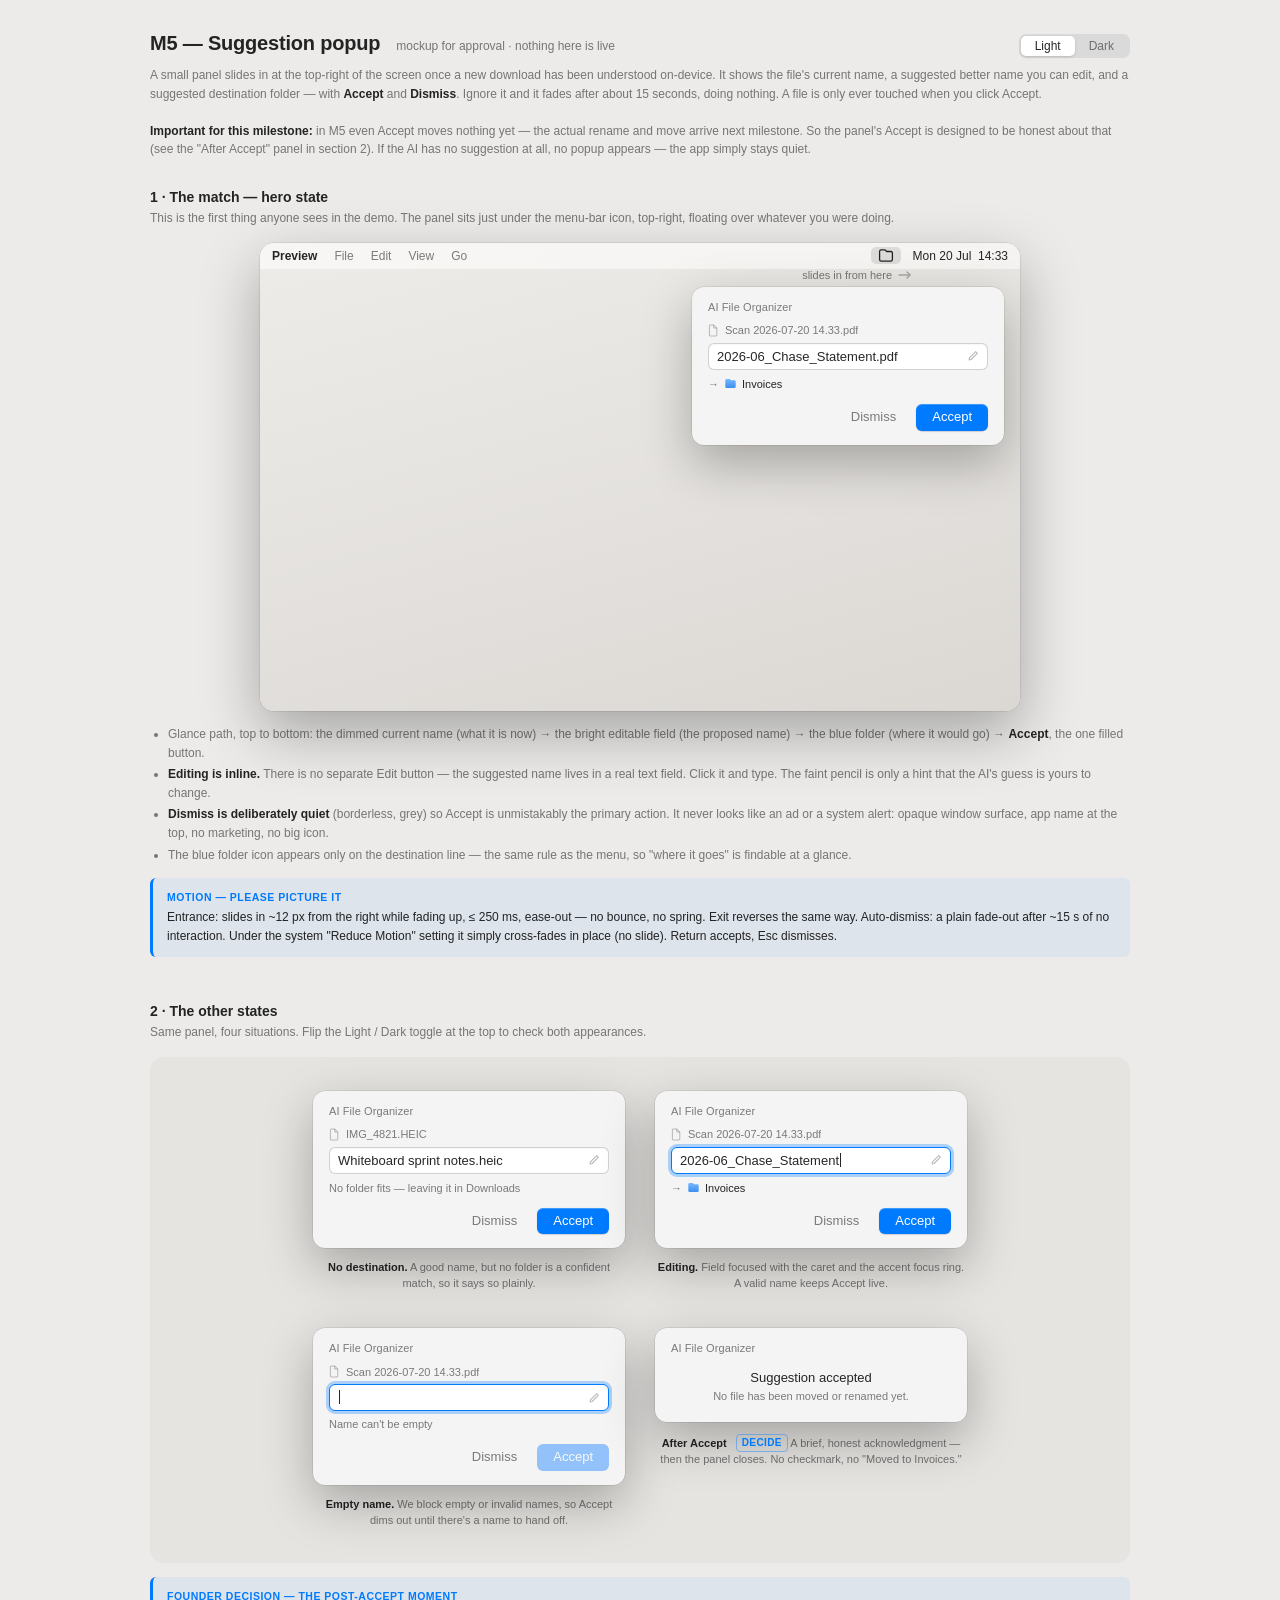
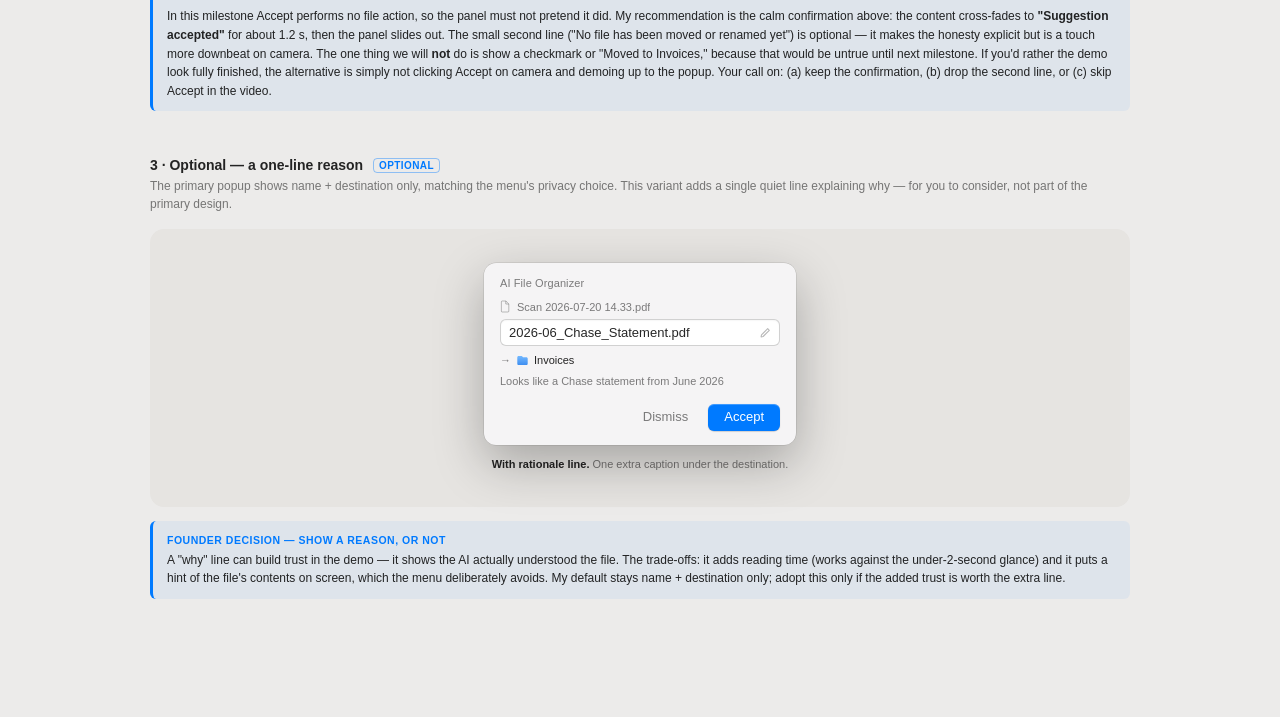
<file: docs/mockups/m5-popup.html>
<!DOCTYPE html>
<html lang="en">
<head>
<meta charset="utf-8">
<meta name="viewport" content="width=device-width, initial-scale=1">
<title>M5 mockup — Suggestion popup</title>
<style>
  /* ————— Design tokens (mirrored in docs/design-system.md) ————— */
  body {
    --accent:        #007AFF;
    --label-1:       rgba(0,0,0,0.85);
    --label-2:       rgba(0,0,0,0.50);
    --label-3:       rgba(0,0,0,0.28);
    --sep:           rgba(0,0,0,0.08);
    --warning-text:  #B25000;
    --error-text:    #D70015;
    --window-bg:     #F5F4F5;
    --content-bg:    #FFFFFF;
    --menubar-bg:    rgba(255,255,255,0.55);
    --menubar-press: rgba(0,0,0,0.10);
    --tab-active:    rgba(0,0,0,0.07);
    --privacy-bg:    rgba(0,122,255,0.06);
    --page-bg:       #ECEBEA;
    /* mockup-only staging surfaces */
    --screen-bg:     linear-gradient(165deg,#EEECE9 0%,#DBD8D4 100%);
    --tray-bg:       #E6E4E1;
    /* popup-specific, derived from the tokens above */
    --field-bg:      #FFFFFF;
    --field-border:  rgba(0,0,0,0.18);
    --focus-ring:    rgba(0,122,255,0.30);
    --accept-shadow: 0 0.5px 1px rgba(0,0,0,0.28), inset 0 1px 0 rgba(255,255,255,0.24);
    --shadow-win:    0 18px 50px rgba(0,0,0,0.28), 0 0 0 0.5px rgba(0,0,0,0.15);
    --shadow-screen: 0 22px 60px rgba(0,0,0,0.30), 0 0 0 0.5px rgba(0,0,0,0.14);
  }
  body.dark {
    --accent:        #0A84FF;
    --label-1:       rgba(255,255,255,0.86);
    --label-2:       rgba(255,255,255,0.55);
    --label-3:       rgba(255,255,255,0.28);
    --sep:           rgba(255,255,255,0.10);
    --warning-text:  #FFB340;
    --error-text:    #FF6961;
    --window-bg:     #2A2A2C;
    --content-bg:    rgba(255,255,255,0.055);
    --menubar-bg:    rgba(30,30,34,0.55);
    --menubar-press: rgba(255,255,255,0.16);
    --tab-active:    rgba(255,255,255,0.11);
    --privacy-bg:    rgba(10,132,255,0.13);
    --page-bg:       #1C1C1E;
    --screen-bg:     linear-gradient(165deg,#222126 0%,#161519 100%);
    --tray-bg:       #1E1D20;
    --field-bg:      rgba(255,255,255,0.05);
    --field-border:  rgba(255,255,255,0.14);
    --focus-ring:    rgba(10,132,255,0.42);
    --accept-shadow: 0 0.5px 1px rgba(0,0,0,0.5), inset 0 1px 0 rgba(255,255,255,0.16);
    --shadow-win:    0 18px 50px rgba(0,0,0,0.55), 0 0 0 0.5px rgba(255,255,255,0.12);
    --shadow-screen: 0 22px 60px rgba(0,0,0,0.6), 0 0 0 0.5px rgba(255,255,255,0.10);
  }

  * { margin:0; padding:0; box-sizing:border-box; }
  body {
    font-family: -apple-system, BlinkMacSystemFont, "SF Pro Text", "Helvetica Neue", Helvetica, Arial, sans-serif;
    -webkit-font-smoothing: antialiased;
    background: var(--page-bg);
    color: var(--label-1);
    padding: 32px 24px 72px;
    transition: background 0.2s ease;
  }

  /* ————— Page scaffolding (not part of the app UI) ————— */
  .page-head { max-width: 980px; margin: 0 auto 8px; display:flex; align-items:baseline; gap:16px; flex-wrap:wrap; }
  .page-head h1 { font-size: 20px; font-weight: 700; letter-spacing: -0.2px; }
  .page-head .sub { font-size: 12px; color: var(--label-2); }
  .toggle { margin-left:auto; display:flex; background: var(--tab-active); border-radius: 7px; padding: 2px; }
  .toggle button {
    font: inherit; font-size: 12px; color: var(--label-2);
    border: none; background: transparent; padding: 3px 14px; border-radius: 5px; cursor: pointer;
  }
  .toggle button.active { background: var(--content-bg); color: var(--label-1); box-shadow: 0 1px 3px rgba(0,0,0,0.15); }
  .note { max-width: 980px; margin: 0 auto 30px; font-size: 12px; color: var(--label-2); line-height: 1.55; }
  .note strong { color: var(--label-1); font-weight: 600; }

  section { max-width: 980px; margin: 0 auto 46px; }
  section > h2 { font-size: 14px; font-weight: 600; margin-bottom: 4px; }
  section > p.lede { font-size: 12px; color: var(--label-2); margin-bottom: 16px; line-height: 1.5; }
  .annot { font-size: 12px; color: var(--label-2); margin-top: 14px; line-height: 1.55; padding-left: 18px; }
  .annot li { margin-bottom: 3px; }
  .annot li strong { color: var(--label-1); font-weight: 600; }

  .decide {
    max-width: 980px; margin: 14px auto 0;
    background: var(--privacy-bg);
    border-left: 3px solid var(--accent);
    border-radius: 6px;
    padding: 11px 14px;
    font-size: 12px; color: var(--label-1); line-height: 1.55;
  }
  .decide .k { display:block; font-size: 10.5px; text-transform: uppercase; letter-spacing: 0.5px; color: var(--accent); font-weight: 700; margin-bottom: 3px; }
  .decide + .decide { margin-top: 8px; }

  .tag { display:inline-block; font-size:10px; font-weight:700; letter-spacing:0.4px; text-transform:uppercase;
    color: var(--accent); border:1px solid color-mix(in srgb, var(--accent) 40%, transparent);
    border-radius: 4px; padding: 1px 5px; vertical-align: 1px; margin-left: 6px; }

  /* ————— Hero: the popup on a desktop, top-right ————— */
  .screen {
    position: relative;
    width: 100%; max-width: 760px; height: 468px;
    margin: 0 auto;
    border-radius: 14px; overflow: hidden;
    background: var(--screen-bg);
    box-shadow: var(--shadow-screen);
  }
  .sysbar {
    position: absolute; top: 0; left: 0; right: 0; height: 26px;
    display: flex; align-items: center; gap: 17px; padding: 0 12px;
    font-size: 12px; color: var(--label-1);
    background: var(--menubar-bg);
    -webkit-backdrop-filter: blur(24px) saturate(170%); backdrop-filter: blur(24px) saturate(170%);
    z-index: 2;
  }
  .sysbar .brand { font-weight: 600; }
  .sysbar .mi { color: var(--label-2); }
  .sysbar .right { margin-left: auto; display: flex; align-items: center; gap: 12px; }
  .sysbar .appmark {
    display: flex; align-items: center; padding: 2px 7px; border-radius: 5px;
    background: var(--menubar-press);
  }
  .sysbar .appmark svg { display: block; color: var(--label-1); }
  .pin { position: absolute; top: 44px; right: 16px; z-index: 3; }
  .pin .drop { position:absolute; right: 90px; top: -18px; font-size: 11px; color: var(--label-2);
    display:flex; align-items:center; gap:6px; white-space:nowrap; }
  .pin .drop svg { color: var(--label-3); }

  /* ————— Trays for the state gallery ————— */
  .tray {
    background: var(--tray-bg);
    border-radius: 14px;
    padding: 34px 28px;
    display: flex; flex-wrap: wrap; gap: 36px 30px;
    justify-content: center; align-items: flex-start;
  }
  .slot { display: flex; flex-direction: column; align-items: center; gap: 12px; width: 312px; }
  .slot .cap2 { font-size: 11px; color: var(--label-2); text-align: center; line-height: 1.45; }
  .slot .cap2 b { color: var(--label-1); font-weight: 600; }

  /* ═══════════ THE POPUP ═══════════ */
  .popup {
    width: 312px;
    background: var(--window-bg);
    border-radius: 12px;
    box-shadow: var(--shadow-win);
    padding: 14px 16px;
    font-size: 13px;
    text-align: left;
  }
  .pop-head { font-size: 11px; color: var(--label-2); margin-bottom: 11px; letter-spacing: 0.1px; }

  .orig { display: flex; align-items: center; gap: 6px; font-size: 11px; color: var(--label-2); margin-bottom: 6px; }
  .orig .dico { flex: none; width: 11px; height: 13px; color: var(--label-3); }
  .orig .oname { white-space: nowrap; overflow: hidden; text-overflow: ellipsis; }

  .field {
    display: flex; align-items: center; gap: 6px;
    background: var(--field-bg);
    border: 1px solid var(--field-border);
    border-radius: 6px;
    padding: 5px 8px;
    box-shadow: inset 0 1px 1.5px rgba(0,0,0,0.04);
  }
  .field .fval { flex: 1; font-size: 13px; color: var(--label-1); white-space: nowrap; overflow: hidden; text-overflow: ellipsis; }
  .field .fval.placeholder { color: var(--label-3); }
  .field .pencil { flex: none; width: 12px; height: 12px; color: var(--label-3); }
  .field.focused { border-color: var(--accent); box-shadow: 0 0 0 3px var(--focus-ring); }
  .caret { display: inline-block; width: 1.5px; height: 14px; background: var(--label-1); vertical-align: -2px; margin: 0 0 0 0.5px; animation: blink 1.06s steps(1) infinite; }
  @keyframes blink { 50% { opacity: 0; } }

  .dest { font-size: 11px; color: var(--label-1); margin-top: 8px; display: flex; align-items: center; gap: 5px; }
  .dest .arrow { color: var(--label-2); }
  .dest .fico { width: 13px; height: 11px; flex: none; }
  .nomatch { font-size: 11px; color: var(--label-2); margin-top: 8px; }
  .hint2 { font-size: 11px; color: var(--label-2); margin-top: 7px; }
  .why { font-size: 11px; color: var(--label-2); margin-top: 8px; line-height: 1.4; }

  .pop-foot { display: flex; justify-content: flex-end; align-items: center; gap: 8px; margin-top: 14px; }
  .btn { font: inherit; font-size: 13px; border-radius: 6px; cursor: pointer; border: none; line-height: 1.3; }
  .btn-dismiss { background: transparent; color: var(--label-2); padding: 5px 12px; }
  .btn-dismiss:hover { background: var(--tab-active); color: var(--label-1); }
  .btn-accept { background: var(--accent); color: #fff; padding: 5px 16px; box-shadow: var(--accept-shadow); }
  .btn-accept.disabled { opacity: 0.4; cursor: default; box-shadow: none; }

  /* state 4 — honest acknowledgment */
  .confirm { text-align: center; padding: 5px 4px 3px; }
  .confirm .c1 { font-size: 13px; color: var(--label-1); }
  .confirm .c2 { font-size: 11px; color: var(--label-2); margin-top: 4px; line-height: 1.4; }
</style>
</head>
<body>

<!-- shared folder-icon gradient (identical to the m4 mockup) -->
<svg width="0" height="0" style="position:absolute">
  <defs>
    <linearGradient id="foldg" x1="0" y1="0" x2="0" y2="1">
      <stop offset="0" stop-color="#74B9FF"/><stop offset="1" stop-color="#3E8EF0"/>
    </linearGradient>
  </defs>
</svg>

<div class="page-head">
  <h1>M5 — Suggestion popup</h1>
  <span class="sub">mockup for approval · nothing here is live</span>
  <div class="toggle">
    <button data-theme="light" class="active">Light</button>
    <button data-theme="dark">Dark</button>
  </div>
</div>
<p class="note">
  A small panel slides in at the top-right of the screen once a new download has been understood on-device. It shows the file's
  current name, a suggested better name you can edit, and a suggested destination folder — with <strong>Accept</strong> and
  <strong>Dismiss</strong>. Ignore it and it fades after about 15 seconds, doing nothing. A file is only ever touched when you click Accept.
  <br><br>
  <strong>Important for this milestone:</strong> in M5 even Accept moves nothing yet — the actual rename and move arrive next milestone.
  So the panel's Accept is designed to be honest about that (see the "After Accept" panel in section&nbsp;2). If the AI has no suggestion at all, no popup appears —
  the app simply stays quiet.
</p>

<!-- ============ A · HERO ============ -->
<section>
  <h2>1 · The match — hero state</h2>
  <p class="lede">This is the first thing anyone sees in the demo. The panel sits just under the menu-bar icon, top-right, floating over whatever you were doing.</p>
  <div class="screen">
    <div class="sysbar">
      <span class="brand">Preview</span>
      <span class="mi">File</span><span class="mi">Edit</span><span class="mi">View</span><span class="mi">Go</span>
      <span class="right">
        <span class="appmark" title="AI File Organizer in the menu bar">
          <svg width="16" height="13" viewBox="0 0 20 16" fill="none" stroke="currentColor" stroke-width="1.6" stroke-linejoin="round"><path d="M2 3c0-1.1.9-2 2-2h4.2c.5 0 .9.2 1.2.5L10.8 3H16c1.1 0 2 .9 2 2v8c0 1.1-.9 2-2 2H4c-1.1 0-2-.9-2-2V3z"/></svg>
        </span>
        <span>Mon 20 Jul&nbsp; 14:33</span>
      </span>
    </div>
    <div class="pin">
      <span class="drop">slides in from here
        <svg width="16" height="12" viewBox="0 0 16 12" fill="none" stroke="currentColor" stroke-width="1.4" stroke-linecap="round" stroke-linejoin="round"><path d="M1 6h11M9 3l3.2 3-3.2 3"/></svg>
      </span>
      <div class="popup">
        <div class="pop-head">AI File Organizer</div>
        <div class="orig">
          <svg class="dico" viewBox="0 0 12 14" fill="none" stroke="currentColor" stroke-width="1" stroke-linejoin="round"><path d="M2.4 1h4l3.2 3.2v7.9a.9.9 0 0 1-.9.9H2.4a.9.9 0 0 1-.9-.9V1.9A.9.9 0 0 1 2.4 1z"/><path d="M6.3 1v3.3h3.3"/></svg>
          <span class="oname">Scan 2026-07-20 14.33.pdf</span>
        </div>
        <div class="field">
          <span class="fval">2026-06_Chase_Statement.pdf</span>
          <svg class="pencil" viewBox="0 0 12 12" fill="none" stroke="currentColor" stroke-width="1.1" stroke-linecap="round" stroke-linejoin="round"><path d="M8.7 1.7l1.6 1.6-6.2 6.2-2 .4.4-2 6.2-6.2z"/></svg>
        </div>
        <div class="dest"><span class="arrow">→</span>
          <svg class="fico" viewBox="0 0 20 16"><path d="M2 3c0-1.1.9-2 2-2h4.2c.5 0 .9.2 1.2.5L10.8 3H16c1.1 0 2 .9 2 2v8c0 1.1-.9 2-2 2H4c-1.1 0-2-.9-2-2V3z" fill="url(#foldg)"/></svg>
          Invoices</div>
        <div class="pop-foot">
          <button class="btn btn-dismiss">Dismiss</button>
          <button class="btn btn-accept">Accept</button>
        </div>
      </div>
    </div>
  </div>
  <ul class="annot">
    <li>Glance path, top to bottom: the dimmed current name (what it is now) → the bright editable field (the proposed name) → the blue folder (where it would go) → <strong>Accept</strong>, the one filled button.</li>
    <li><strong>Editing is inline.</strong> There is no separate Edit button — the suggested name lives in a real text field. Click it and type. The faint pencil is only a hint that the AI's guess is yours to change.</li>
    <li><strong>Dismiss is deliberately quiet</strong> (borderless, grey) so Accept is unmistakably the primary action. It never looks like an ad or a system alert: opaque window surface, app name at the top, no marketing, no big icon.</li>
    <li>The blue folder icon appears only on the destination line — the same rule as the menu, so "where it goes" is findable at a glance.</li>
  </ul>
  <div class="decide">
    <span class="k">Motion — please picture it</span>
    Entrance: slides in ~12&nbsp;px from the right while fading up, ≤&nbsp;250&nbsp;ms, ease-out — no bounce, no spring. Exit reverses the same way. Auto-dismiss: a plain fade-out after ~15&nbsp;s of no interaction. Under the system "Reduce Motion" setting it simply cross-fades in place (no slide). Return accepts, Esc dismisses.
  </div>
</section>

<!-- ============ B · MORE STATES ============ -->
<section>
  <h2>2 · The other states</h2>
  <p class="lede">Same panel, four situations. Flip the Light / Dark toggle at the top to check both appearances.</p>
  <div class="tray">

    <!-- 2 · no destination -->
    <div class="slot">
      <div class="popup">
        <div class="pop-head">AI File Organizer</div>
        <div class="orig">
          <svg class="dico" viewBox="0 0 12 14" fill="none" stroke="currentColor" stroke-width="1" stroke-linejoin="round"><path d="M2.4 1h4l3.2 3.2v7.9a.9.9 0 0 1-.9.9H2.4a.9.9 0 0 1-.9-.9V1.9A.9.9 0 0 1 2.4 1z"/><path d="M6.3 1v3.3h3.3"/></svg>
          <span class="oname">IMG_4821.HEIC</span>
        </div>
        <div class="field">
          <span class="fval">Whiteboard sprint notes.heic</span>
          <svg class="pencil" viewBox="0 0 12 12" fill="none" stroke="currentColor" stroke-width="1.1" stroke-linecap="round" stroke-linejoin="round"><path d="M8.7 1.7l1.6 1.6-6.2 6.2-2 .4.4-2 6.2-6.2z"/></svg>
        </div>
        <div class="nomatch">No folder fits — leaving it in Downloads</div>
        <div class="pop-foot">
          <button class="btn btn-dismiss">Dismiss</button>
          <button class="btn btn-accept">Accept</button>
        </div>
      </div>
      <div class="cap2"><b>No destination.</b> A good name, but no folder is a confident match, so it says so plainly.</div>
    </div>

    <!-- 3a · editing, valid -->
    <div class="slot">
      <div class="popup">
        <div class="pop-head">AI File Organizer</div>
        <div class="orig">
          <svg class="dico" viewBox="0 0 12 14" fill="none" stroke="currentColor" stroke-width="1" stroke-linejoin="round"><path d="M2.4 1h4l3.2 3.2v7.9a.9.9 0 0 1-.9.9H2.4a.9.9 0 0 1-.9-.9V1.9A.9.9 0 0 1 2.4 1z"/><path d="M6.3 1v3.3h3.3"/></svg>
          <span class="oname">Scan 2026-07-20 14.33.pdf</span>
        </div>
        <div class="field focused">
          <span class="fval">2026-06_Chase_Statement<span class="caret"></span></span>
          <svg class="pencil" viewBox="0 0 12 12" fill="none" stroke="currentColor" stroke-width="1.1" stroke-linecap="round" stroke-linejoin="round"><path d="M8.7 1.7l1.6 1.6-6.2 6.2-2 .4.4-2 6.2-6.2z"/></svg>
        </div>
        <div class="dest"><span class="arrow">→</span>
          <svg class="fico" viewBox="0 0 20 16"><path d="M2 3c0-1.1.9-2 2-2h4.2c.5 0 .9.2 1.2.5L10.8 3H16c1.1 0 2 .9 2 2v8c0 1.1-.9 2-2 2H4c-1.1 0-2-.9-2-2V3z" fill="url(#foldg)"/></svg>
          Invoices</div>
        <div class="pop-foot">
          <button class="btn btn-dismiss">Dismiss</button>
          <button class="btn btn-accept">Accept</button>
        </div>
      </div>
      <div class="cap2"><b>Editing.</b> Field focused with the caret and the accent focus ring. A valid name keeps Accept live.</div>
    </div>

    <!-- 3b · editing, empty → Accept disabled -->
    <div class="slot">
      <div class="popup">
        <div class="pop-head">AI File Organizer</div>
        <div class="orig">
          <svg class="dico" viewBox="0 0 12 14" fill="none" stroke="currentColor" stroke-width="1" stroke-linejoin="round"><path d="M2.4 1h4l3.2 3.2v7.9a.9.9 0 0 1-.9.9H2.4a.9.9 0 0 1-.9-.9V1.9A.9.9 0 0 1 2.4 1z"/><path d="M6.3 1v3.3h3.3"/></svg>
          <span class="oname">Scan 2026-07-20 14.33.pdf</span>
        </div>
        <div class="field focused">
          <span class="fval placeholder"><span class="caret"></span></span>
          <svg class="pencil" viewBox="0 0 12 12" fill="none" stroke="currentColor" stroke-width="1.1" stroke-linecap="round" stroke-linejoin="round"><path d="M8.7 1.7l1.6 1.6-6.2 6.2-2 .4.4-2 6.2-6.2z"/></svg>
        </div>
        <div class="hint2">Name can't be empty</div>
        <div class="pop-foot">
          <button class="btn btn-dismiss">Dismiss</button>
          <button class="btn btn-accept disabled">Accept</button>
        </div>
      </div>
      <div class="cap2"><b>Empty name.</b> We block empty or invalid names, so Accept dims out until there's a name to hand off.</div>
    </div>

    <!-- 4 · after accept (honest ack) -->
    <div class="slot">
      <div class="popup">
        <div class="pop-head">AI File Organizer</div>
        <div class="confirm">
          <div class="c1">Suggestion accepted</div>
          <div class="c2">No file has been moved or renamed yet.</div>
        </div>
      </div>
      <div class="cap2"><b>After Accept</b> <span class="tag">decide</span> A brief, honest acknowledgment — then the panel closes. No checkmark, no "Moved to Invoices."</div>
    </div>

  </div>
  <div class="decide">
    <span class="k">Founder decision — the post-Accept moment</span>
    In this milestone Accept performs no file action, so the panel must not pretend it did. My recommendation is the calm confirmation above: the content cross-fades to <strong>"Suggestion accepted"</strong> for about 1.2&nbsp;s, then the panel slides out. The small second line ("No file has been moved or renamed yet") is optional — it makes the honesty explicit but is a touch more downbeat on camera. The one thing we will <strong>not</strong> do is show a checkmark or "Moved to Invoices," because that would be untrue until next milestone. If you'd rather the demo look fully finished, the alternative is simply not clicking Accept on camera and demoing up to the popup. Your call on: (a) keep the confirmation, (b) drop the second line, or (c) skip Accept in the video.
  </div>
</section>

<!-- ============ C · OPTIONAL RATIONALE VARIANT ============ -->
<section>
  <h2>3 · Optional — a one-line reason <span class="tag">optional</span></h2>
  <p class="lede">The primary popup shows name + destination only, matching the menu's privacy choice. This variant adds a single quiet line explaining why — for you to consider, not part of the primary design.</p>
  <div class="tray">
    <div class="slot">
      <div class="popup">
        <div class="pop-head">AI File Organizer</div>
        <div class="orig">
          <svg class="dico" viewBox="0 0 12 14" fill="none" stroke="currentColor" stroke-width="1" stroke-linejoin="round"><path d="M2.4 1h4l3.2 3.2v7.9a.9.9 0 0 1-.9.9H2.4a.9.9 0 0 1-.9-.9V1.9A.9.9 0 0 1 2.4 1z"/><path d="M6.3 1v3.3h3.3"/></svg>
          <span class="oname">Scan 2026-07-20 14.33.pdf</span>
        </div>
        <div class="field">
          <span class="fval">2026-06_Chase_Statement.pdf</span>
          <svg class="pencil" viewBox="0 0 12 12" fill="none" stroke="currentColor" stroke-width="1.1" stroke-linecap="round" stroke-linejoin="round"><path d="M8.7 1.7l1.6 1.6-6.2 6.2-2 .4.4-2 6.2-6.2z"/></svg>
        </div>
        <div class="dest"><span class="arrow">→</span>
          <svg class="fico" viewBox="0 0 20 16"><path d="M2 3c0-1.1.9-2 2-2h4.2c.5 0 .9.2 1.2.5L10.8 3H16c1.1 0 2 .9 2 2v8c0 1.1-.9 2-2 2H4c-1.1 0-2-.9-2-2V3z" fill="url(#foldg)"/></svg>
          Invoices</div>
        <div class="why">Looks like a Chase statement from June 2026</div>
        <div class="pop-foot">
          <button class="btn btn-dismiss">Dismiss</button>
          <button class="btn btn-accept">Accept</button>
        </div>
      </div>
      <div class="cap2"><b>With rationale line.</b> One extra caption under the destination.</div>
    </div>
  </div>
  <div class="decide">
    <span class="k">Founder decision — show a reason, or not</span>
    A "why" line can build trust in the demo — it shows the AI actually understood the file. The trade-offs: it adds reading time (works against the under-2-second glance) and it puts a hint of the file's contents on screen, which the menu deliberately avoids. My default stays name + destination only; adopt this only if the added trust is worth the extra line.
  </div>
</section>

<script>
  const btns = document.querySelectorAll('.toggle button');
  btns.forEach(b => b.addEventListener('click', () => {
    document.body.classList.toggle('dark', b.dataset.theme === 'dark');
    btns.forEach(x => x.classList.toggle('active', x === b));
  }));
</script>
</body>
</html>
</file>
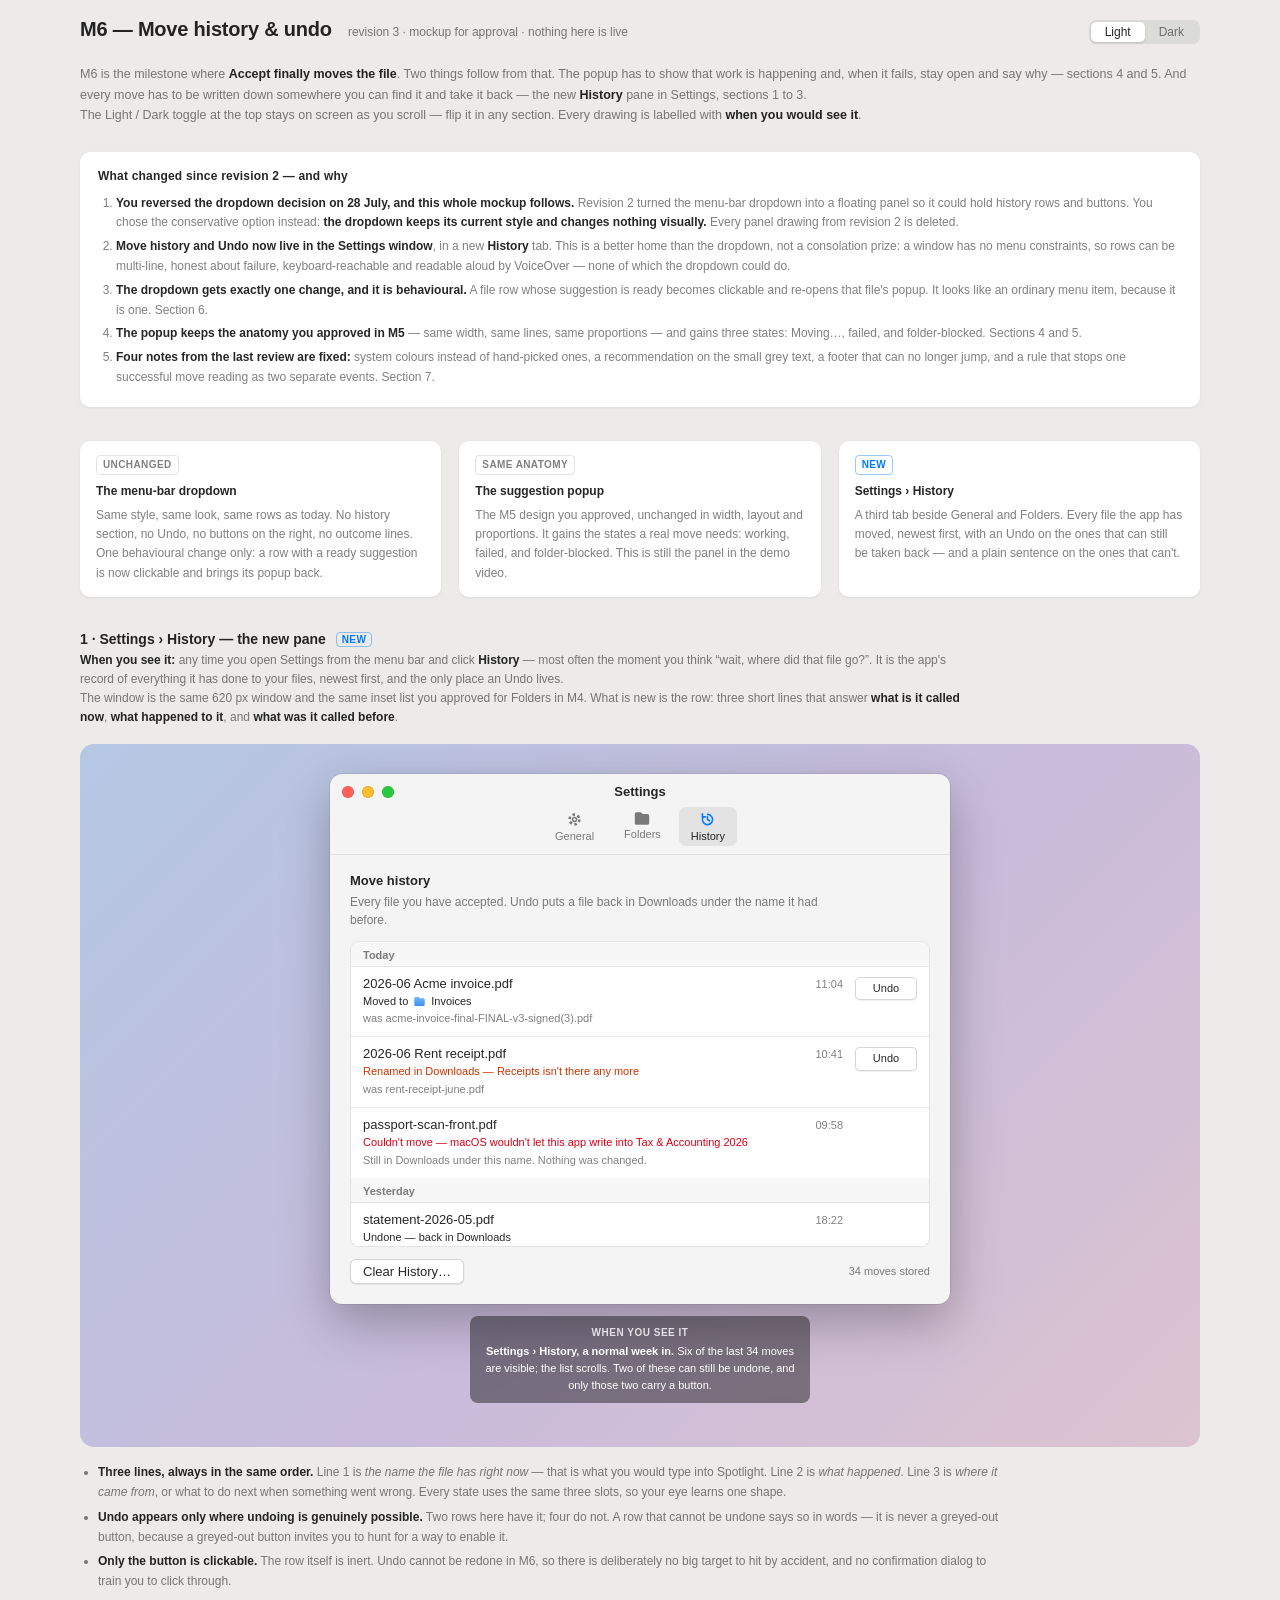
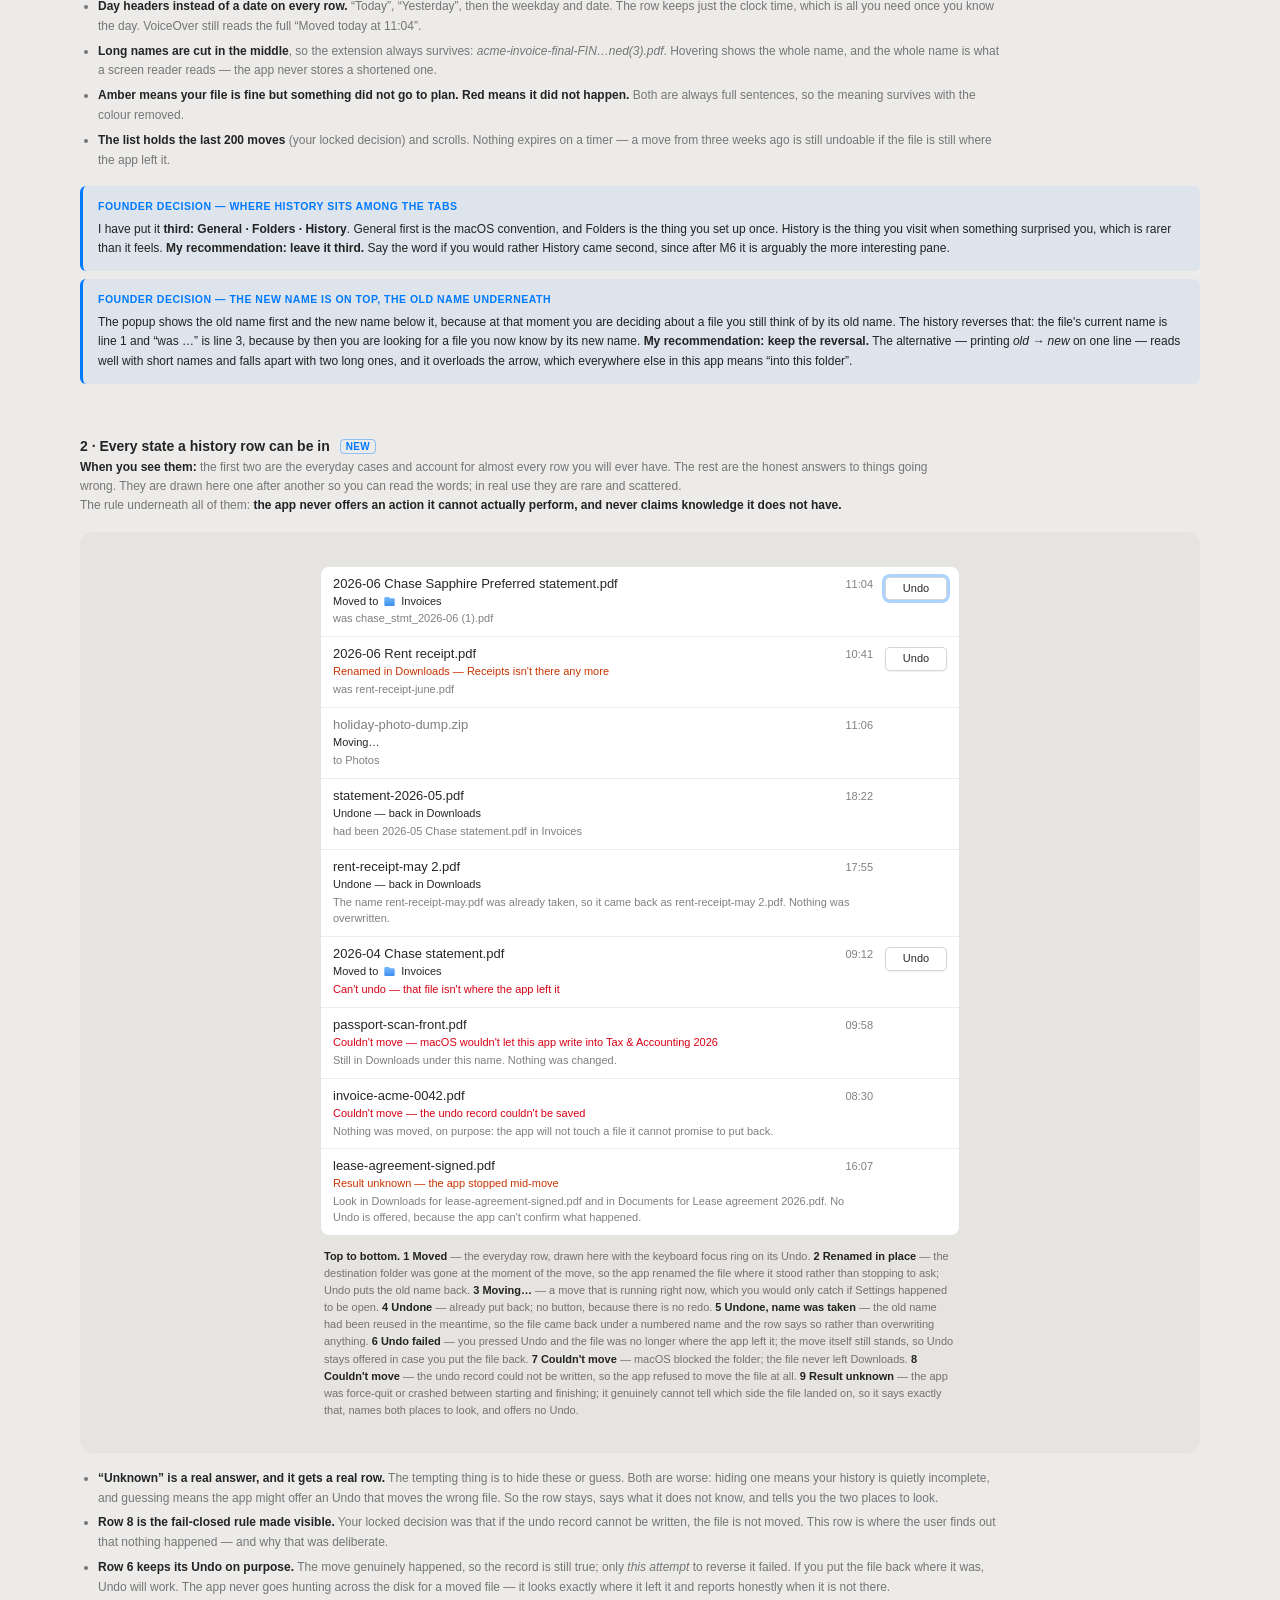
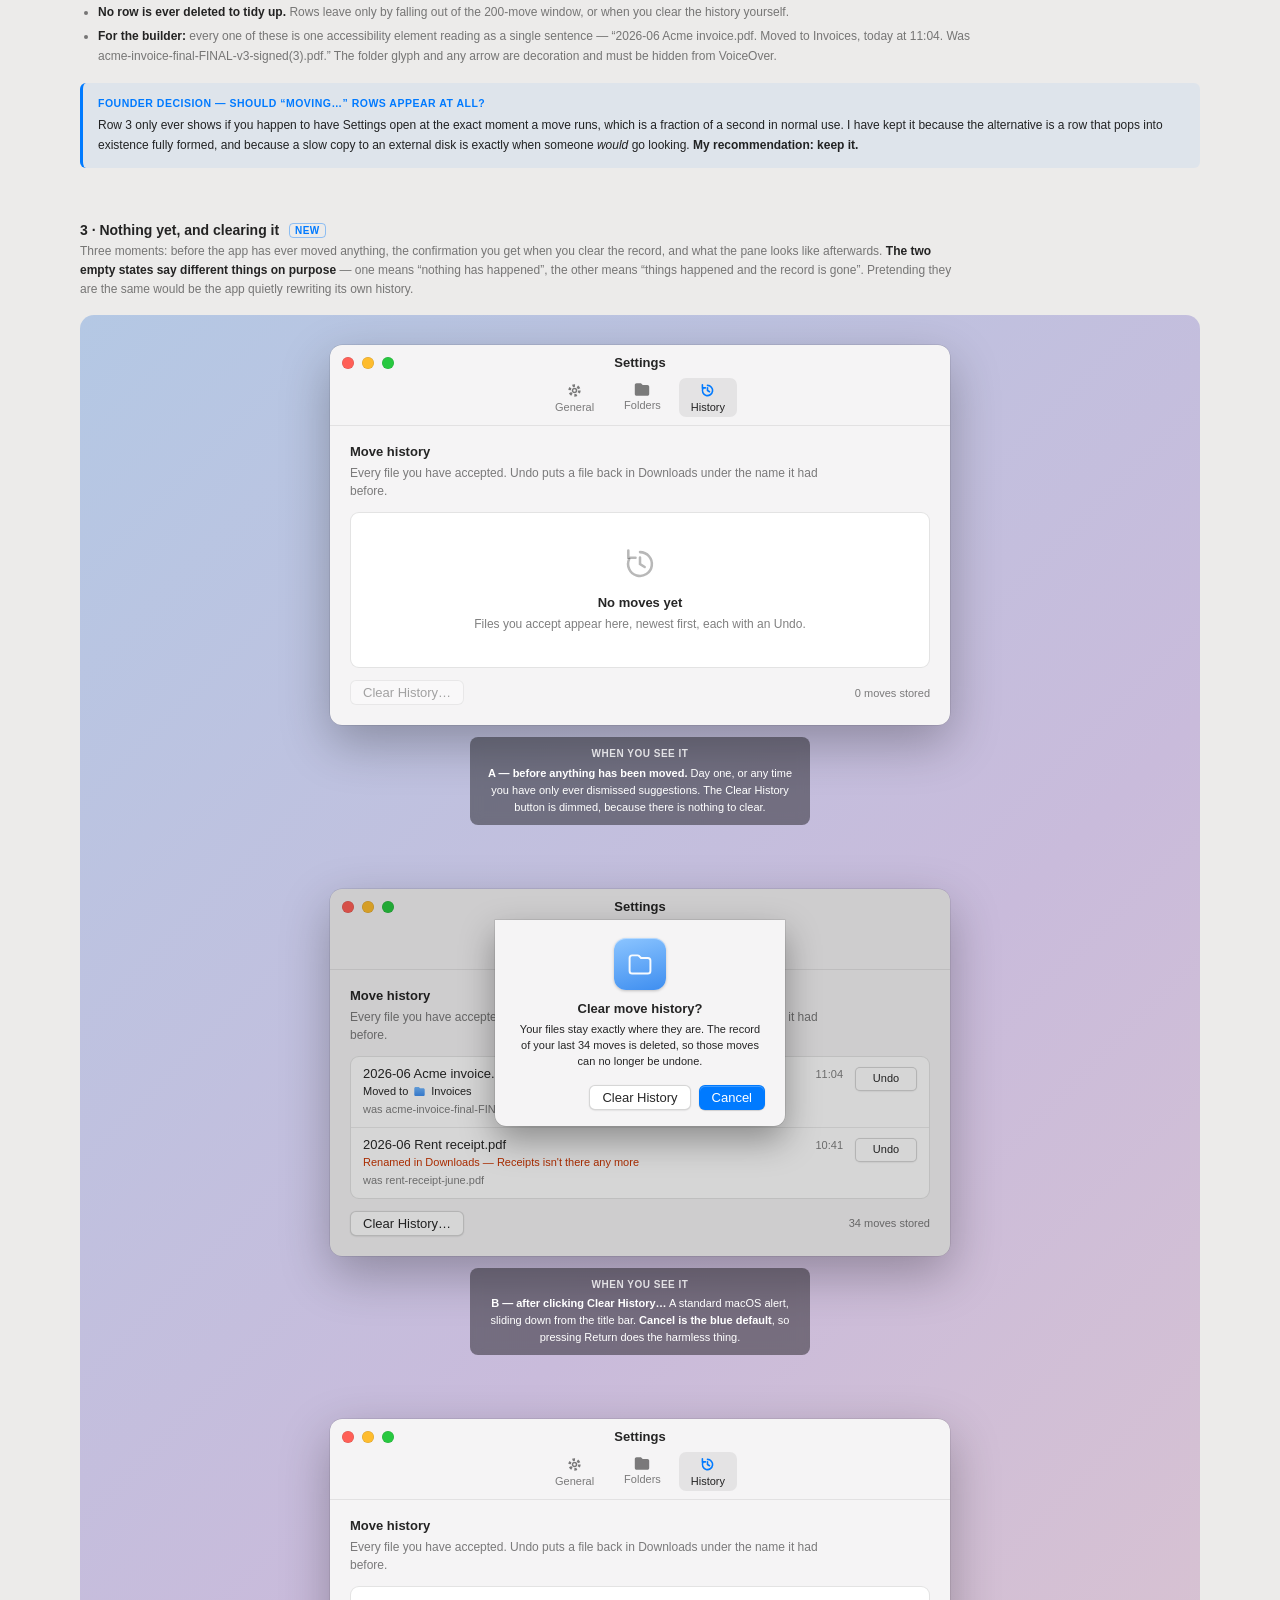
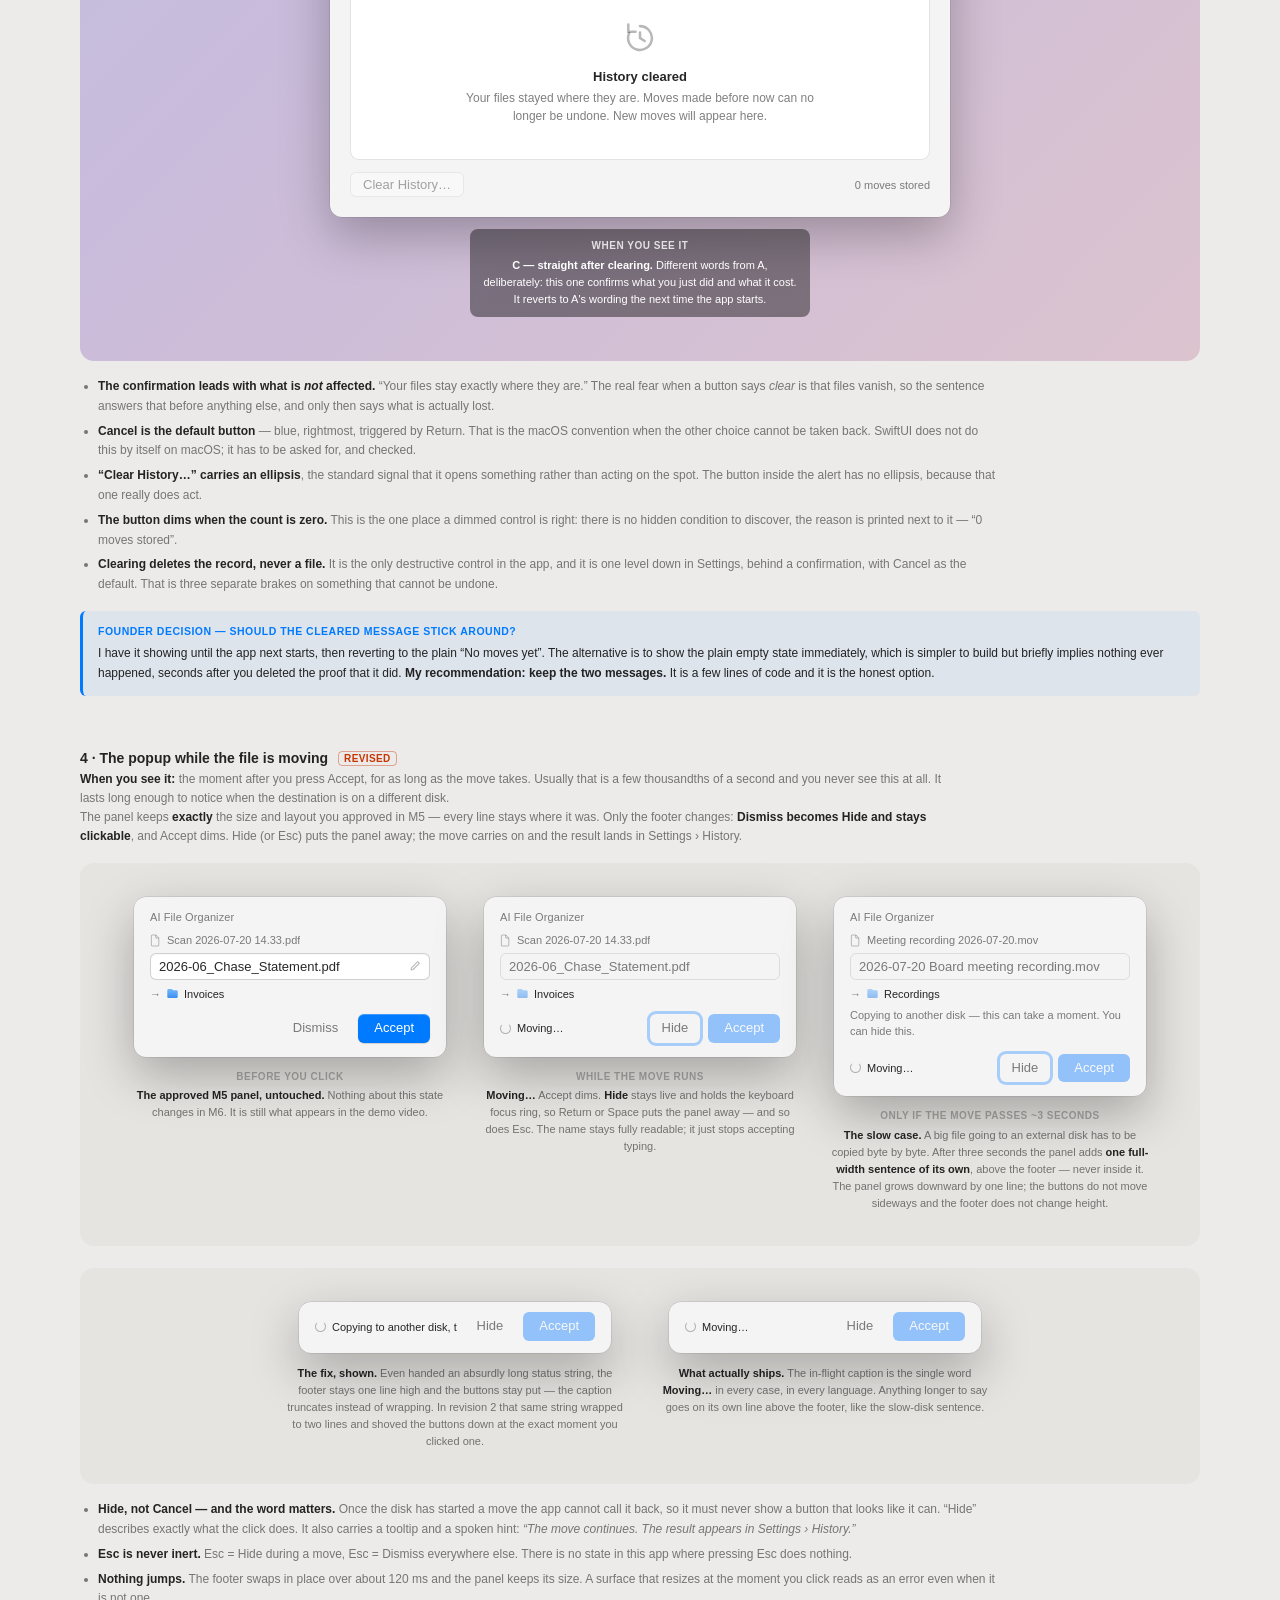
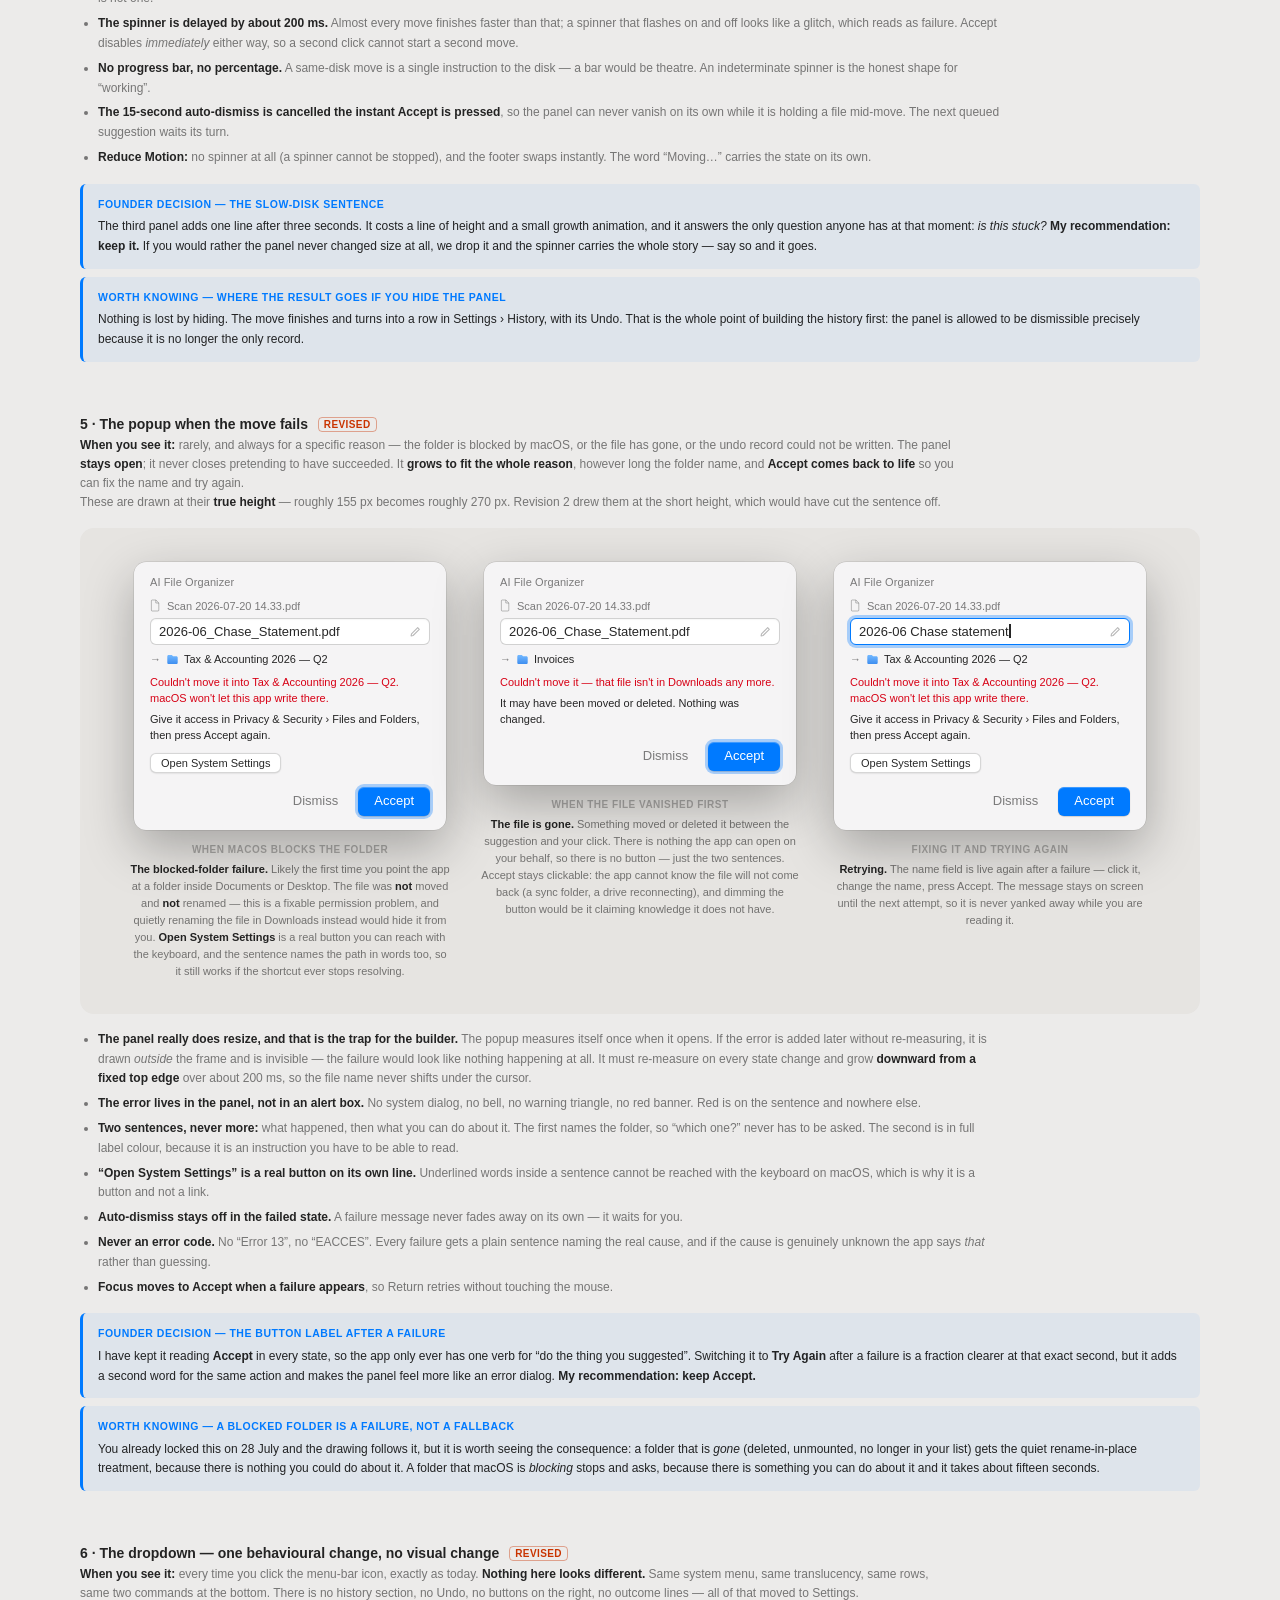
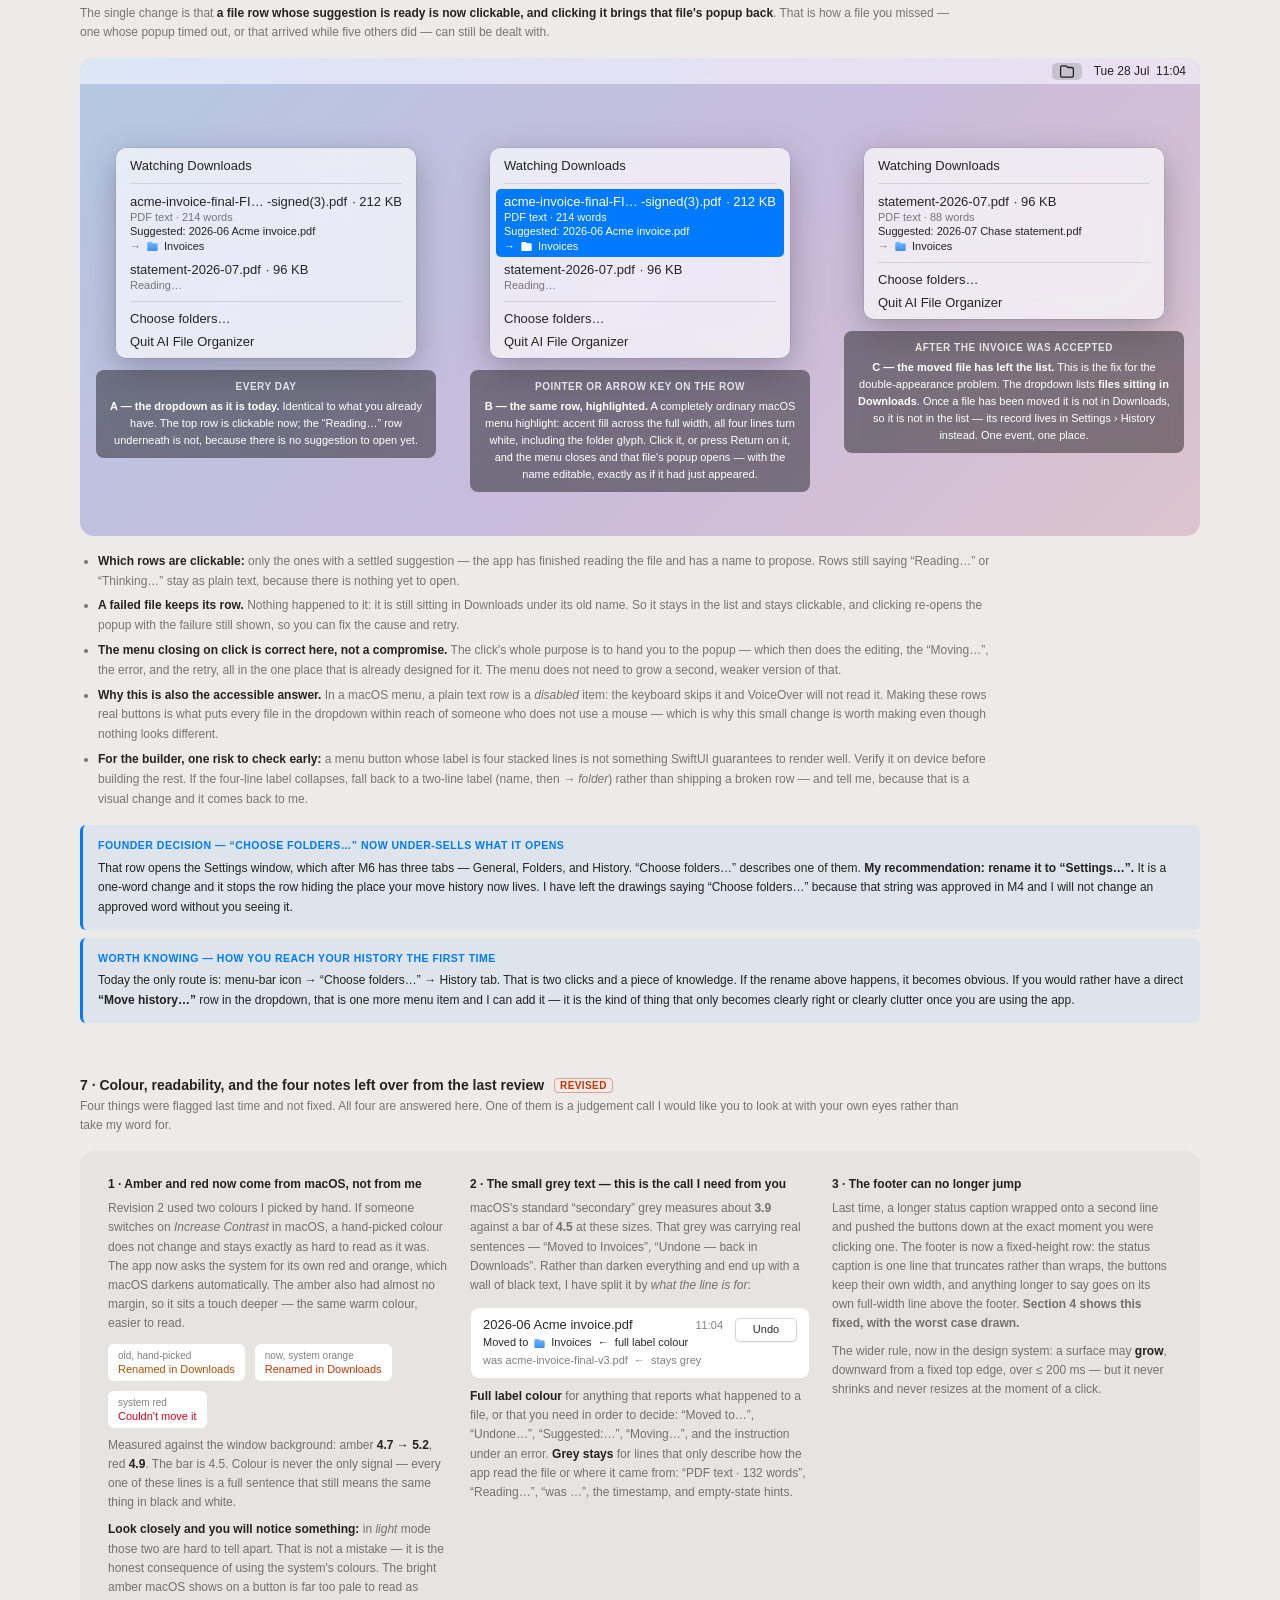
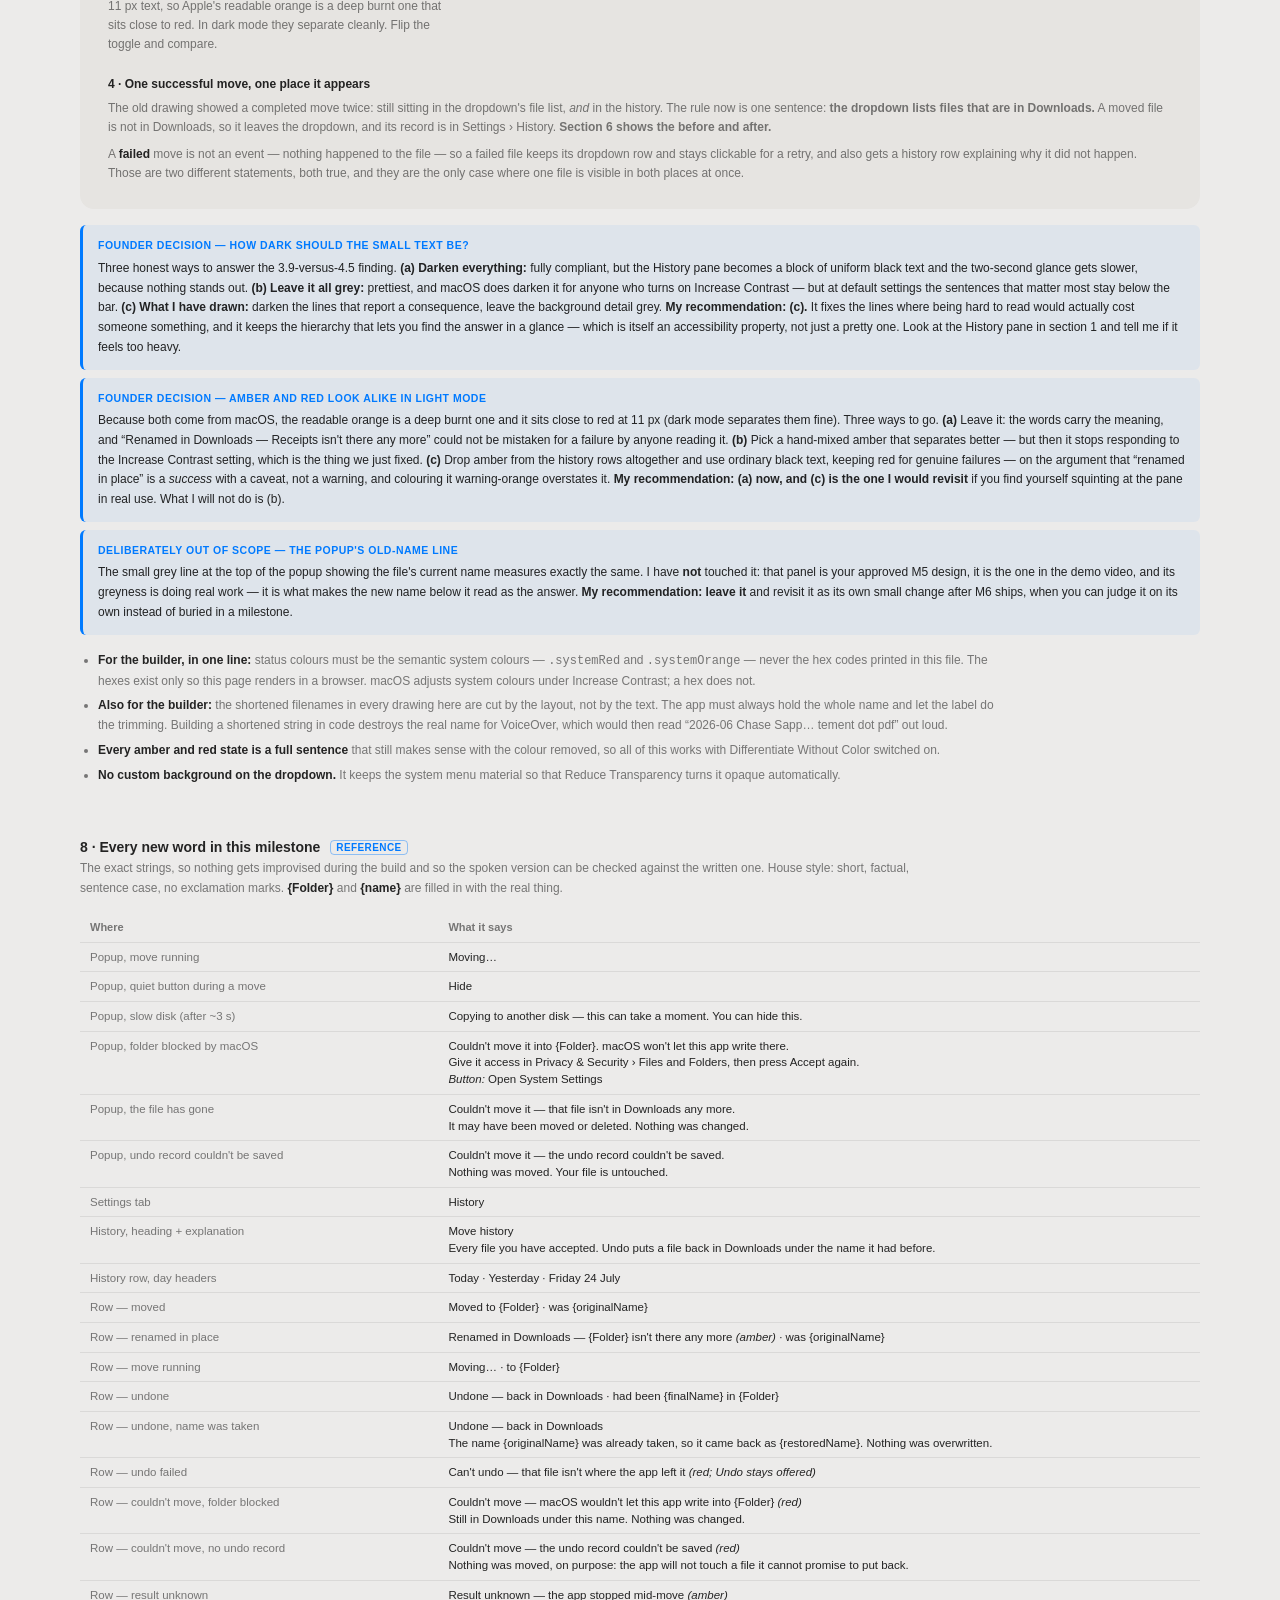
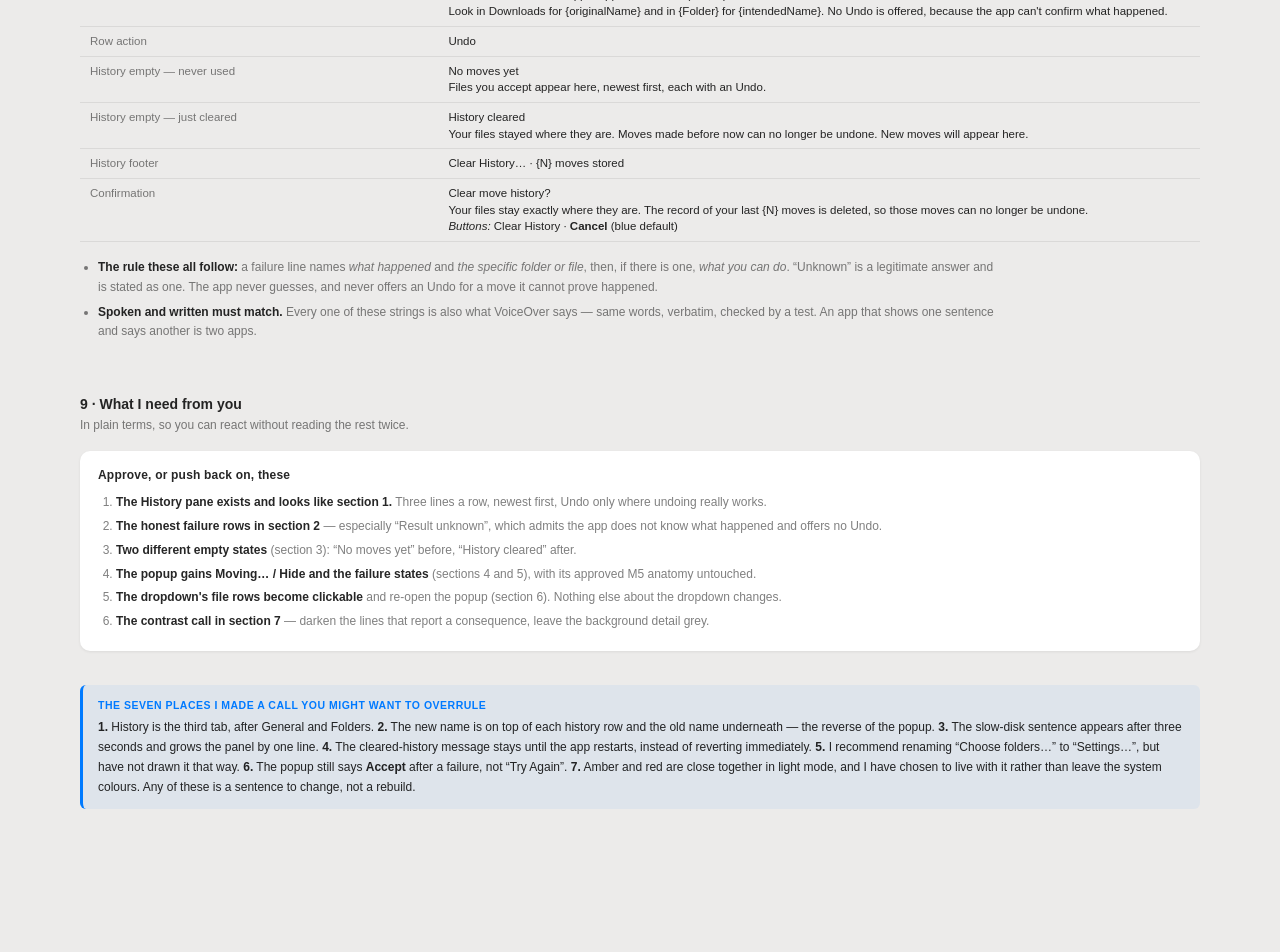
<file: docs/mockups/m6-history-undo.html>
<!DOCTYPE html>
<html lang="en">
<head>
<meta charset="utf-8">
<meta name="viewport" content="width=device-width, initial-scale=1">
<title>M6 mockup — Move history &amp; undo (revision 3)</title>
<style>
  /* ═══════════════════════════════════════════════════════════════════
     Design tokens — mirrored in docs/design-system.md.
     The reds and ambers here are the macOS *Increased Contrast* system
     values, printed as hex ONLY so this page renders in a browser.
     In Swift they must be `.systemRed` / `.systemOrange` (semantic), never
     a hardcoded hex — see section 7.
     ═══════════════════════════════════════════════════════════════════ */
  body {
    --accent:        #007AFF;
    --label-1:       rgba(0,0,0,0.85);
    --label-2:       rgba(0,0,0,0.50);
    --label-3:       rgba(0,0,0,0.28);
    --sep:           rgba(0,0,0,0.08);
    --sep-strong:    rgba(0,0,0,0.11);
    --warning-text:  #C93400;   /* stands in for .systemOrange */
    --error-text:    #D70015;   /* stands in for .systemRed */
    --window-bg:     #F5F4F5;
    --content-bg:    #FFFFFF;
    --menu-bg:       rgba(246,246,246,0.78);
    --menubar-bg:    rgba(255,255,255,0.55);
    --menubar-press: rgba(0,0,0,0.14);
    --btn-bg:        #FFFFFF;
    --btn-hover:     #EFEFEF;
    --btn-border:    rgba(0,0,0,0.16);
    --tab-active:    rgba(0,0,0,0.07);
    --privacy-bg:    rgba(0,122,255,0.06);
    --page-bg:       #ECEBEA;
    --page-head-bg:  rgba(236,235,234,0.88);
    --desk:          linear-gradient(135deg,#B4C8E4 0%,#C9BBDB 55%,#DCC4CF 100%);
    --tray-bg:       #E6E4E1;
    --field-bg:      #FFFFFF;
    --field-border:  rgba(0,0,0,0.18);
    --focus-ring:    rgba(0,122,255,0.32);
    --accept-shadow: 0 0.5px 1px rgba(0,0,0,0.28), inset 0 1px 0 rgba(255,255,255,0.24);
    --shadow-win:    0 18px 50px rgba(0,0,0,0.28), 0 0 0 0.5px rgba(0,0,0,0.15);
    --shadow-menu:   0 10px 34px rgba(0,0,0,0.25), 0 0 0 0.5px rgba(0,0,0,0.12);
    --scrim:         rgba(0,0,0,0.16);
    --scrollthumb:   rgba(0,0,0,0.24);
  }
  body.dark {
    --accent:        #0A84FF;
    --label-1:       rgba(255,255,255,0.88);
    --label-2:       rgba(255,255,255,0.55);
    --label-3:       rgba(255,255,255,0.28);
    --sep:           rgba(255,255,255,0.10);
    --sep-strong:    rgba(255,255,255,0.13);
    --warning-text:  #FFB340;
    --error-text:    #FF6961;
    --window-bg:     #2A2A2C;
    --content-bg:    rgba(255,255,255,0.055);
    --menu-bg:       rgba(44,44,48,0.72);
    --menubar-bg:    rgba(30,30,34,0.55);
    --menubar-press: rgba(255,255,255,0.22);
    --btn-bg:        #656569;
    --btn-hover:     #737377;
    --btn-border:    rgba(255,255,255,0.06);
    --tab-active:    rgba(255,255,255,0.11);
    --privacy-bg:    rgba(10,132,255,0.13);
    --page-bg:       #1C1C1E;
    --page-head-bg:  rgba(28,28,30,0.88);
    --desk:          linear-gradient(135deg,#242E48 0%,#33284A 55%,#3E2B40 100%);
    --tray-bg:       #1E1D20;
    --field-bg:      rgba(255,255,255,0.05);
    --field-border:  rgba(255,255,255,0.14);
    --focus-ring:    rgba(10,132,255,0.45);
    --accept-shadow: 0 0.5px 1px rgba(0,0,0,0.5), inset 0 1px 0 rgba(255,255,255,0.16);
    --shadow-win:    0 18px 50px rgba(0,0,0,0.55), 0 0 0 0.5px rgba(255,255,255,0.12);
    --shadow-menu:   0 10px 34px rgba(0,0,0,0.5), 0 0 0 0.5px rgba(255,255,255,0.10);
    --scrim:         rgba(0,0,0,0.38);
    --scrollthumb:   rgba(255,255,255,0.28);
  }

  * { margin:0; padding:0; box-sizing:border-box; }
  body {
    font-family: -apple-system, BlinkMacSystemFont, "SF Pro Text", "Helvetica Neue", Helvetica, Arial, sans-serif;
    -webkit-font-smoothing: antialiased;
    background: var(--page-bg);
    color: var(--label-1);
    padding: 0 24px 90px;
    transition: background 0.2s ease;
  }

  /* ————— Page scaffolding (not part of the app UI) ————— */
  .page-head {
    position: sticky; top: 0; z-index: 30;
    max-width: 1120px; margin: 0 auto; padding: 18px 0 12px;
    display:flex; align-items:baseline; gap:16px; flex-wrap:wrap;
    background: var(--page-head-bg);
    -webkit-backdrop-filter: blur(14px); backdrop-filter: blur(14px);
  }
  .page-head h1 { font-size: 20px; font-weight: 700; letter-spacing: -0.2px; }
  .page-head .sub { font-size: 12px; color: var(--label-2); }
  .toggle { margin-left:auto; display:flex; background: var(--tab-active); border-radius: 7px; padding: 2px; }
  .toggle button {
    font: inherit; font-size: 12px; color: var(--label-2);
    border: none; background: transparent; padding: 3px 14px; border-radius: 5px; cursor: pointer;
  }
  .toggle button.active { background: var(--content-bg); color: var(--label-1); box-shadow: 0 1px 3px rgba(0,0,0,0.15); }
  .note { max-width: 1120px; margin: 8px auto 26px; font-size: 12.5px; color: var(--label-2); line-height: 1.65; }
  .note strong { color: var(--label-1); font-weight: 600; }

  .whatschanged { max-width: 1120px; margin: 0 auto 34px; background: var(--content-bg); border-radius: 10px;
    padding: 15px 18px; font-size: 12px; line-height: 1.65; box-shadow: 0 1px 3px rgba(0,0,0,0.07); }
  body.dark .whatschanged { box-shadow: none; }
  .whatschanged h3 { font-size: 12px; font-weight: 700; margin-bottom: 7px; letter-spacing: 0.2px; }
  .whatschanged ol { padding-left: 18px; color: var(--label-2); }
  .whatschanged li { margin-bottom: 4px; }
  .whatschanged li b { color: var(--label-1); font-weight: 600; }

  section { max-width: 1120px; margin: 0 auto 54px; }
  section > h2 { font-size: 14px; font-weight: 600; margin-bottom: 4px; }
  section > p.lede { font-size: 12px; color: var(--label-2); margin-bottom: 16px; line-height: 1.6; max-width: 880px; }
  section > p.lede b { color: var(--label-1); font-weight: 600; }
  .annot { font-size: 12px; color: var(--label-2); margin-top: 16px; line-height: 1.65; padding-left: 18px; max-width: 920px; }
  .annot li { margin-bottom: 5px; }
  .annot li strong { color: var(--label-1); font-weight: 600; }

  .decide {
    max-width: 1120px; margin: 16px auto 0;
    background: var(--privacy-bg);
    border-left: 3px solid var(--accent);
    border-radius: 6px;
    padding: 12px 15px;
    font-size: 12px; color: var(--label-1); line-height: 1.65;
  }
  .decide .k { display:block; font-size: 10.5px; text-transform: uppercase; letter-spacing: 0.5px; color: var(--accent); font-weight: 700; margin-bottom: 4px; }
  .decide + .decide { margin-top: 8px; }
  .decide .rec { font-weight: 600; }

  .tag { display:inline-block; font-size:10px; font-weight:700; letter-spacing:0.4px; text-transform:uppercase;
    color: var(--accent); border:1px solid color-mix(in srgb, var(--accent) 40%, transparent);
    border-radius: 4px; padding: 1px 5px; vertical-align: 1px; margin-left: 6px; }
  .tag.rev { color: var(--warning-text); border-color: color-mix(in srgb, var(--warning-text) 40%, transparent); }
  .tag.gone { color: var(--label-2); border-color: var(--sep-strong); }

  /* ————— Trays / desks for the state galleries ————— */
  .tray {
    background: var(--tray-bg);
    border-radius: 14px;
    padding: 34px 28px;
    display: flex; flex-wrap: wrap; gap: 36px 30px;
    justify-content: center; align-items: flex-start;
  }
  .slot { display: flex; flex-direction: column; align-items: center; gap: 12px; width: 320px; }
  .slot.wide { width: 100%; max-width: 640px; }
  .slot .cap2 { font-size: 11px; color: var(--label-2); text-align: center; line-height: 1.55; }
  .slot .cap2 b { color: var(--label-1); font-weight: 600; }
  .when { display:block; font-size: 10px; text-transform: uppercase; letter-spacing: 0.5px;
    color: var(--label-3); font-weight: 700; margin-bottom: 3px; }

  .desk {
    background: var(--desk);
    border-radius: 14px;
    padding: 0 0 44px;
    overflow: hidden;
    display: flex; flex-wrap: wrap; gap: 34px;
    justify-content: center; align-items: flex-start;
  }
  .desk .stage { padding-top: 30px; display:flex; flex-direction:column; align-items:center; gap:12px; }
  .desk .stagecap {
    font-size: 11px; color:#fff; max-width: 340px; text-align:center; line-height:1.55;
    background: rgba(0,0,0,0.42); border-radius: 8px; padding: 9px 12px;
    -webkit-backdrop-filter: blur(6px); backdrop-filter: blur(6px);
  }
  .desk .stagecap b { font-weight: 700; }
  .desk .stagecap .when { color: #fff; opacity: 0.8; }
  .menubar {
    flex-basis: 100%; height: 26px;
    background: var(--menubar-bg);
    -webkit-backdrop-filter: blur(24px) saturate(170%); backdrop-filter: blur(24px) saturate(170%);
    display: flex; align-items: center; justify-content: flex-end;
    padding: 0 14px; gap: 12px;
    font-size: 12px; color: var(--label-1);
  }
  .menubar .appglyph { display:flex; align-items:center; padding: 2px 7px; border-radius: 5px; background: var(--menubar-press); }
  .menubar svg { display:block; }

  /* ————— truncation helpers —————
     Both halves are the REAL name; CSS does the cutting. Nothing is
     pre-shortened in a string — see section 7. */
  .tmid { display: flex; min-width: 0; flex: 0 1 auto; }
  .tmid > .h { overflow: hidden; text-overflow: ellipsis; white-space: nowrap; min-width: 0; }
  .tmid > .t { flex: none; white-space: nowrap; }
  .tend { overflow: hidden; text-overflow: ellipsis; white-space: nowrap; min-width: 0; flex: 1 1 auto; }

  /* ═══════════ THE POPUP — M5 anatomy, preserved exactly ═══════════ */
  .popup {
    width: 312px;
    background: var(--window-bg);
    border-radius: 12px;
    box-shadow: var(--shadow-win);
    padding: 14px 16px;
    font-size: 13px;
    text-align: left;
  }
  .pop-head { font-size: 11px; color: var(--label-2); margin-bottom: 11px; letter-spacing: 0.1px; }
  .orig { display: flex; align-items: center; gap: 6px; font-size: 11px; color: var(--label-2); margin-bottom: 6px; }
  .orig .dico { flex: none; width: 11px; height: 13px; color: var(--label-3); }
  .orig .oname { white-space: nowrap; overflow: hidden; text-overflow: ellipsis; }

  .field {
    display: flex; align-items: center; gap: 6px;
    background: var(--field-bg);
    border: 1px solid var(--field-border);
    border-radius: 6px;
    padding: 5px 8px;
    box-shadow: inset 0 1px 1.5px rgba(0,0,0,0.04);
  }
  .field .fval { flex: 1; min-width: 0; font-size: 13px; color: var(--label-1); }
  .field .pencil { flex: none; width: 12px; height: 12px; color: var(--label-3); }
  .field.focused { border-color: var(--accent); box-shadow: 0 0 0 3px var(--focus-ring); }
  /* in-flight: not editable, so it reads back as plain text but stays legible */
  .field.busy { background: transparent; box-shadow: none; border-color: color-mix(in srgb, var(--field-border) 55%, transparent); }
  .field.busy .fval { color: var(--label-2); }
  .caret { display: inline-block; width: 1.5px; height: 14px; background: var(--label-1); vertical-align: -2px; margin-left: 0.5px; animation: blink 1.06s steps(1) infinite; }
  @keyframes blink { 50% { opacity: 0; } }

  .dest { font-size: 11px; color: var(--label-1); margin-top: 8px; display: flex; align-items: center; gap: 5px; }
  .dest .arrow { color: var(--label-2); }
  .dest .fico { width: 13px; height: 11px; flex: none; }
  .dest.muted .fico { opacity: 0.55; }
  .nomatch { font-size: 11px; color: var(--label-2); margin-top: 8px; }

  /* Inline error block — lives inside the popup, never a system alert. */
  .errblock { margin-top: 10px; }
  .errline { font-size: 11px; color: var(--error-text); line-height: 1.45; }
  .subline { font-size: 11px; color: var(--label-1); margin-top: 5px; line-height: 1.45; }
  .errbtnline { margin-top: 9px; }
  /* the optional slow-disk sentence — its own full-width line, NOT the footer */
  .slowline { font-size: 11px; color: var(--label-2); margin-top: 8px; line-height: 1.45; }

  /* The footer is a FIXED-HEIGHT row. The status caption is one short line
     that truncates rather than wraps, so the footer can never grow and the
     buttons can never move. See section 5. */
  .pop-foot {
    display: flex; justify-content: flex-end; align-items: center; gap: 8px;
    margin-top: 14px; min-height: 26px;
  }
  .pop-foot .busy-label {
    margin-right: auto; min-width: 0;
    display: flex; align-items: center; gap: 6px;
    font-size: 11px; color: var(--label-1);
    white-space: nowrap; overflow: hidden; text-overflow: ellipsis;
  }
  .btn { font: inherit; font-size: 13px; border-radius: 6px; cursor: pointer; border: none; line-height: 1.3; flex: none; }
  .btn-dismiss { background: transparent; color: var(--label-2); padding: 6px 12px; }
  .btn-dismiss:hover { background: var(--tab-active); color: var(--label-1); }
  .btn-accept { background: var(--accent); color: #fff; padding: 6px 16px; box-shadow: var(--accept-shadow); }
  .btn.disabled { opacity: 0.4; cursor: default; box-shadow: none; }
  .btn-dismiss.disabled:hover { background: transparent; color: var(--label-2); }
  .btn.kfocus { box-shadow: 0 0 0 3px var(--focus-ring); }
  .btn-accept.kfocus { box-shadow: var(--accept-shadow), 0 0 0 3px var(--focus-ring); }

  .spinner {
    width: 11px; height: 11px; flex: none;
    border: 1.5px solid var(--label-3); border-top-color: transparent;
    border-radius: 50%;
    animation: spin 0.8s linear infinite;
  }
  @keyframes spin { to { transform: rotate(360deg); } }

  /* ═══════════ THE MENU-BAR DROPDOWN — unchanged .menu style ═══════════ */
  .menu {
    width: 300px;
    background: var(--menu-bg);
    -webkit-backdrop-filter: blur(30px) saturate(180%); backdrop-filter: blur(30px) saturate(180%);
    border-radius: 10px;
    box-shadow: var(--shadow-menu);
    padding: 5px 6px;
    font-size: 13px;
    text-align: left;
  }
  .mitem { padding: 5px 8px; border-radius: 5px; color: var(--label-1); }
  .mitem .cap { font-size: 11px; color: var(--label-2); margin-top: 2px; }
  .mitem .stat { font-size: 11px; color: var(--label-1); margin-top: 2px; }
  .mitem .dline { font-size: 11px; color: var(--label-1); margin-top: 3px; display: flex; align-items: center; gap: 5px; }
  .mitem .dline .arrow { color: var(--label-2); flex: none; }
  .mitem .dline .fico { width: 13px; height: 11px; flex: none; }
  .mitem .fline { display: flex; align-items: baseline; gap: 5px; min-width: 0; }
  .mitem .fsize { flex: none; }
  /* the macOS menu highlight: accent fill, ALL text turns white */
  .mitem.hot { background: var(--accent); }
  .mitem.hot, .mitem.hot .cap, .mitem.hot .stat, .mitem.hot .dline,
  .mitem.hot .dline .arrow { color: #fff; }
  .mitem.hot .fico path { fill: #fff; }
  .msep { height: 1px; background: var(--sep-strong); margin: 5px 8px; }
  .mhint { font-size: 11px; color: var(--label-2); padding: 4px 8px 5px; line-height: 1.45; }
  .mcmd { padding: 4px 8px; border-radius: 5px; }
  .mcmd.hot { background: var(--accent); color: #fff; }

  /* ═══════════ SETTINGS WINDOW ═══════════ */
  .window {
    position: relative;
    width: 620px; max-width: 100%;
    background: var(--window-bg);
    border-radius: 12px;
    box-shadow: var(--shadow-win);
    overflow: hidden;
  }
  .titlebar { position: relative; padding: 10px 0 0; }
  .lights { position: absolute; left: 12px; top: 12px; display: flex; gap: 8px; }
  .lights span { width: 12px; height: 12px; border-radius: 50%; box-shadow: inset 0 0 0 0.5px rgba(0,0,0,0.15); }
  .lights .r { background: #FF5F57; } .lights .y { background: #FEBC2E; } .lights .g { background: #28C840; }
  .titlebar .wtitle { text-align: center; font-size: 13px; font-weight: 600; padding-bottom: 8px; }
  .tabs { display: flex; justify-content: center; gap: 6px; padding-bottom: 8px; border-bottom: 1px solid var(--sep); }
  .tab {
    display: flex; flex-direction: column; align-items: center; gap: 2px;
    font-size: 11px; color: var(--label-2);
    padding: 4px 12px; border-radius: 7px; min-width: 58px;
  }
  .tab svg { color: var(--label-2); }
  .tab.active { background: var(--tab-active); color: var(--label-1); }
  .tab.active svg { color: var(--accent); }

  .pane { padding: 18px 20px 20px; }
  .pane .grouptitle { font-size: 13px; font-weight: 600; margin-bottom: 5px; }
  .pane .intro { font-size: 12px; color: var(--label-2); line-height: 1.5; margin-bottom: 12px; max-width: 500px; }

  /* the inset list box, same material as the M4 folder list */
  .listbox {
    background: var(--content-bg);
    border: 1px solid var(--sep-strong);
    border-radius: 9px;
    overflow: hidden;
  }
  .listbox.scrolls { max-height: 306px; overflow-y: auto; }
  .listbox::-webkit-scrollbar { width: 9px; }
  .listbox::-webkit-scrollbar-thumb { background: var(--scrollthumb); border-radius: 4px; border: 2px solid transparent; background-clip: content-box; }
  .listbox::-webkit-scrollbar-track { background: transparent; }

  .dayhead {
    font-size: 11px; font-weight: 600; color: var(--label-2);
    padding: 7px 12px 5px;
    background: color-mix(in srgb, var(--label-1) 3.5%, transparent);
    border-bottom: 1px solid var(--sep);
  }

  /* ————— ONE HISTORY ROW —————
     L1  the name the file has now   ·  time  ·  [Undo]
     L2  the outcome                 (primary / amber / red)
     L3  where it came from, or what to do next (secondary) */
  .hrow { display: flex; align-items: flex-start; gap: 12px; padding: 9px 12px; }
  .hrow + .hrow { border-top: 1px solid var(--sep); }
  .hrow .htext { flex: 1 1 auto; min-width: 0; }
  .hrow .l1 { display: flex; align-items: baseline; gap: 8px; min-width: 0; font-size: 13px; color: var(--label-1); }
  .hrow .l1 .htime { flex: none; font-size: 11px; color: var(--label-2); margin-left: auto; padding-left: 6px; }
  .hrow .l2 { font-size: 11px; color: var(--label-1); margin-top: 3px; line-height: 1.45; display: flex; align-items: center; gap: 5px; flex-wrap: wrap; }
  .hrow .l2 .fico { width: 13px; height: 11px; flex: none; }
  .hrow .l2.amber { color: var(--warning-text); }
  .hrow .l2.red   { color: var(--error-text); }
  .hrow .l3 { font-size: 11px; color: var(--label-2); margin-top: 2px; line-height: 1.45; }
  .hrow .l3.red { color: var(--error-text); }
  .hrow .btnwrap { flex: none; padding-top: 1px; width: 62px; display: flex; justify-content: flex-end; }
  .hrow.dim .l1 { color: var(--label-2); }

  .minibtn {
    flex: none;
    font: inherit; font-size: 11px; line-height: 1.25;
    color: var(--label-1);
    background: var(--btn-bg);
    border: 1px solid var(--btn-border);
    border-radius: 5px;
    padding: 4px 10px;
    min-width: 62px; text-align: center;
    box-shadow: 0 0.5px 1.5px rgba(0,0,0,0.10);
    cursor: pointer;
  }
  .minibtn:hover { background: var(--btn-hover); }
  .minibtn.disabled { opacity: 0.45; cursor: default; box-shadow: none; }
  .minibtn.disabled:hover { background: var(--btn-bg); }
  .minibtn.kfocus { box-shadow: 0 0 0 3px var(--focus-ring); }

  .emptybox { padding: 34px 24px; text-align: center; }
  .emptybox .eicon { color: var(--label-3); margin-bottom: 10px; }
  .emptybox .etitle { font-size: 13px; font-weight: 600; margin-bottom: 5px; }
  .emptybox .ebody { font-size: 12px; color: var(--label-2); line-height: 1.5; max-width: 380px; margin: 0 auto; }

  .listfoot { display: flex; align-items: center; margin-top: 12px; }
  .listfoot .count { margin-left: auto; font-size: 11px; color: var(--label-2); }
  .pushbtn {
    font: inherit; font-size: 13px; color: var(--label-1);
    background: var(--btn-bg);
    border: 1px solid var(--btn-border);
    border-radius: 6px;
    padding: 4px 12px;
    box-shadow: 0 0.5px 1.5px rgba(0,0,0,0.12);
    cursor: pointer;
  }
  .pushbtn:hover { background: var(--btn-hover); }
  .pushbtn.default { background: var(--accent); border-color: transparent; color: #fff; box-shadow: var(--accept-shadow); }
  .pushbtn.small { font-size: 11px; padding: 3px 10px; }
  .pushbtn.disabled { opacity: 0.4; cursor: default; box-shadow: none; }

  /* ————— The confirmation alert ————— */
  .scrim { position: absolute; inset: 0; background: var(--scrim); }
  .sheet {
    position: absolute; top: 31px; left: 50%; transform: translateX(-50%);
    width: 290px;
    background: var(--window-bg);
    border-radius: 0 0 11px 11px;
    box-shadow: 0 14px 34px rgba(0,0,0,0.35), 0 0 0 0.5px rgba(0,0,0,0.16);
    padding: 18px 20px 16px;
    text-align: center;
  }
  body.dark .sheet { box-shadow: 0 14px 34px rgba(0,0,0,0.6), 0 0 0 0.5px rgba(255,255,255,0.12); }
  .sheet .appicon {
    width: 52px; height: 52px; margin: 0 auto 11px; border-radius: 12px;
    background: linear-gradient(165deg,#8CC5FF 0%,#3E8EF0 100%);
    display: flex; align-items: center; justify-content: center;
    box-shadow: 0 1px 3px rgba(0,0,0,0.22), inset 0 1px 0 rgba(255,255,255,0.4);
  }
  .sheet .appicon svg { color: #fff; opacity: 0.95; }
  .sheet .stitle { font-size: 13px; font-weight: 600; margin-bottom: 6px; }
  .sheet .sbody { font-size: 11px; color: var(--label-1); line-height: 1.45; margin-bottom: 15px; }
  .sheet .sbtns { display: flex; justify-content: flex-end; gap: 8px; }

  /* ————— section 7 helpers ————— */
  .cstrip { display: flex; gap: 22px; flex-wrap: wrap; }
  .ccard { flex: 1 1 330px; }
  .ccard h4 { font-size: 12px; font-weight: 600; margin-bottom: 8px; }
  .ccard p { font-size: 12px; color: var(--label-2); line-height: 1.6; }
  .ratio { font-size: 10.5px; color: var(--label-2); margin-top: 8px; line-height: 1.55; }
  .ratio b { color: var(--label-1); }
  .swatches { display: flex; gap: 10px; flex-wrap: wrap; margin-top: 10px; }
  .sw { font-size: 11px; padding: 6px 10px; border-radius: 6px; background: var(--content-bg); }
  .sw .lbl { display: block; font-size: 10px; color: var(--label-2); margin-bottom: 2px; }

  table.strings { width: 100%; border-collapse: collapse; font-size: 11.5px; margin-top: 12px; }
  table.strings th, table.strings td { text-align: left; padding: 6px 10px; border-bottom: 1px solid var(--sep); vertical-align: top; line-height: 1.45; }
  table.strings th { font-weight: 600; font-size: 11px; color: var(--label-2); }
  table.strings td.k { color: var(--label-2); width: 32%; }

  .map { display: flex; gap: 18px; flex-wrap: wrap; max-width: 1120px; margin: 0 auto 34px; }
  .mapcard { flex: 1 1 320px; background: var(--content-bg); border-radius: 10px; padding: 14px 16px; font-size: 12px; line-height: 1.6; color: var(--label-2); box-shadow: 0 1px 3px rgba(0,0,0,0.07); }
  body.dark .mapcard { box-shadow: none; }
  .mapcard h4 { font-size: 12px; font-weight: 700; color: var(--label-1); margin-bottom: 5px; }
  .mapcard .verdict { display:inline-block; font-size: 10px; font-weight: 700; letter-spacing: 0.4px; text-transform: uppercase;
    border-radius: 4px; padding: 1px 6px; margin-bottom: 7px; }
  .mapcard .verdict.same { color: var(--label-2); border: 1px solid var(--sep-strong); }
  .mapcard .verdict.new { color: var(--accent); border: 1px solid color-mix(in srgb, var(--accent) 40%, transparent); }
</style>
</head>
<body>

<!-- shared folder-icon gradient (identical to the M4 / M5 mockups) -->
<svg width="0" height="0" style="position:absolute">
  <defs>
    <linearGradient id="foldg" x1="0" y1="0" x2="0" y2="1">
      <stop offset="0" stop-color="#74B9FF"/><stop offset="1" stop-color="#3E8EF0"/>
    </linearGradient>
  </defs>
</svg>

<div class="page-head">
  <h1>M6 — Move history &amp; undo</h1>
  <span class="sub">revision 3 · mockup for approval · nothing here is live</span>
  <div class="toggle">
    <button data-theme="light" class="active">Light</button>
    <button data-theme="dark">Dark</button>
  </div>
</div>

<p class="note">
  M6 is the milestone where <strong>Accept finally moves the file</strong>. Two things follow from that. The popup has to show that work is
  happening and, when it fails, stay open and say why — sections 4 and 5. And every move has to be written down somewhere you can find it and
  take it back — the new <strong>History</strong> pane in Settings, sections 1 to 3.
  <br>
  The Light / Dark toggle at the top stays on screen as you scroll — flip it in any section. Every drawing is labelled with
  <strong>when you would see it</strong>.
</p>

<div class="whatschanged">
  <h3>What changed since revision 2 — and why</h3>
  <ol>
    <li><b>You reversed the dropdown decision on 28 July, and this whole mockup follows.</b> Revision 2 turned the menu-bar dropdown into a floating panel so it could hold history rows and buttons. You chose the conservative option instead: <b>the dropdown keeps its current style and changes nothing visually.</b> Every panel drawing from revision 2 is deleted.</li>
    <li><b>Move history and Undo now live in the Settings window</b>, in a new <b>History</b> tab. This is a better home than the dropdown, not a consolation prize: a window has no menu constraints, so rows can be multi-line, honest about failure, keyboard-reachable and readable aloud by VoiceOver — none of which the dropdown could do.</li>
    <li><b>The dropdown gets exactly one change, and it is behavioural.</b> A file row whose suggestion is ready becomes clickable and re-opens that file's popup. It looks like an ordinary menu item, because it is one. Section 6.</li>
    <li><b>The popup keeps the anatomy you approved in M5</b> — same width, same lines, same proportions — and gains three states: Moving…, failed, and folder-blocked. Sections 4 and 5.</li>
    <li><b>Four notes from the last review are fixed:</b> system colours instead of hand-picked ones, a recommendation on the small grey text, a footer that can no longer jump, and a rule that stops one successful move reading as two separate events. Section 7.</li>
  </ol>
</div>

<div class="map">
  <div class="mapcard">
    <span class="verdict same">Unchanged</span>
    <h4>The menu-bar dropdown</h4>
    Same style, same look, same rows as today. No history section, no Undo, no buttons on the right, no outcome lines.
    One behavioural change only: a row with a ready suggestion is now clickable and brings its popup back.
  </div>
  <div class="mapcard">
    <span class="verdict same">Same anatomy</span>
    <h4>The suggestion popup</h4>
    The M5 design you approved, unchanged in width, layout and proportions. It gains the states a real move needs:
    working, failed, and folder-blocked. This is still the panel in the demo video.
  </div>
  <div class="mapcard">
    <span class="verdict new">New</span>
    <h4>Settings › History</h4>
    A third tab beside General and Folders. Every file the app has moved, newest first, with an Undo on the ones that can
    still be taken back — and a plain sentence on the ones that can't.
  </div>
</div>

<!-- ═════════════ 1 · SETTINGS › HISTORY ═════════════ -->
<section>
  <h2>1 · Settings › History — the new pane <span class="tag">new</span></h2>
  <p class="lede">
    <b>When you see it:</b> any time you open Settings from the menu bar and click <b>History</b> — most often the moment you think
    “wait, where did that file go?”. It is the app's record of everything it has done to your files, newest first, and the only place
    an Undo lives.
    <br>
    The window is the same 620&nbsp;px window and the same inset list you approved for Folders in M4. What is new is the row: three short lines
    that answer <b>what is it called now</b>, <b>what happened to it</b>, and <b>what was it called before</b>.
  </p>

  <div class="desk">
    <div class="stage">
      <div class="window">
        <div class="titlebar">
          <div class="lights"><span class="r"></span><span class="y"></span><span class="g"></span></div>
          <div class="wtitle">Settings</div>
          <div class="tabs">
            <div class="tab">
              <svg width="17" height="17" viewBox="0 0 16 16" fill="none" stroke="currentColor"><circle cx="8" cy="8" r="4.6" stroke-width="2.4" stroke-dasharray="2.4 2.4"/><circle cx="8" cy="8" r="1.9" stroke-width="1.4"/></svg>
              General
            </div>
            <div class="tab">
              <svg width="18" height="15" viewBox="0 0 20 16"><path d="M2 3c0-1.1.9-2 2-2h4.2c.5 0 .9.2 1.2.5L10.8 3H16c1.1 0 2 .9 2 2v8c0 1.1-.9 2-2 2H4c-1.1 0-2-.9-2-2V3z" fill="currentColor"/></svg>
              Folders
            </div>
            <div class="tab active">
              <svg width="17" height="17" viewBox="0 0 16 16" fill="none" stroke="currentColor" stroke-width="1.5" stroke-linecap="round"><path d="M8 3.2a4.8 4.8 0 1 1-4.36 2.8"/><path d="M3.2 2.6v2.9h2.9"/><path d="M8 5.4V8l1.9 1.2"/></svg>
              History
            </div>
          </div>
        </div>
        <div class="pane">
          <div class="grouptitle">Move history</div>
          <p class="intro">Every file you have accepted. Undo puts a file back in Downloads under the name it had before.</p>

          <div class="listbox scrolls">
            <div class="dayhead">Today</div>

            <!-- moved — the everyday row -->
            <div class="hrow">
              <div class="htext">
                <div class="l1">
                  <span class="tmid" title="2026-06 Acme invoice.pdf"><span class="h">2026-06 Acme inv</span><span class="t">oice.pdf</span></span>
                  <span class="htime">11:04</span>
                </div>
                <div class="l2">Moved to
                  <svg class="fico" viewBox="0 0 20 16"><path d="M2 3c0-1.1.9-2 2-2h4.2c.5 0 .9.2 1.2.5L10.8 3H16c1.1 0 2 .9 2 2v8c0 1.1-.9 2-2 2H4c-1.1 0-2-.9-2-2V3z" fill="url(#foldg)"/></svg>
                  Invoices</div>
                <div class="l3">was acme-invoice-final-FINAL-v3-signed(3).pdf</div>
              </div>
              <div class="btnwrap"><button class="minibtn">Undo</button></div>
            </div>

            <!-- moved, but renamed in place because the folder was unavailable -->
            <div class="hrow">
              <div class="htext">
                <div class="l1">
                  <span class="tmid" title="2026-06 Rent receipt.pdf"><span class="h">2026-06 Rent r</span><span class="t">eceipt.pdf</span></span>
                  <span class="htime">10:41</span>
                </div>
                <div class="l2 amber">Renamed in Downloads — Receipts isn't there any more</div>
                <div class="l3">was rent-receipt-june.pdf</div>
              </div>
              <div class="btnwrap"><button class="minibtn">Undo</button></div>
            </div>

            <!-- failed -->
            <div class="hrow">
              <div class="htext">
                <div class="l1">
                  <span class="tmid" title="passport-scan-front.pdf"><span class="h">passport-scan-fro</span><span class="t">nt.pdf</span></span>
                  <span class="htime">09:58</span>
                </div>
                <div class="l2 red">Couldn't move — macOS wouldn't let this app write into Tax &amp; Accounting 2026</div>
                <div class="l3">Still in Downloads under this name. Nothing was changed.</div>
              </div>
              <div class="btnwrap"></div>
            </div>

            <div class="dayhead">Yesterday</div>

            <!-- undone -->
            <div class="hrow">
              <div class="htext">
                <div class="l1">
                  <span class="tmid" title="statement-2026-05.pdf"><span class="h">statement-2</span><span class="t">026-05.pdf</span></span>
                  <span class="htime">18:22</span>
                </div>
                <div class="l2">Undone — back in Downloads</div>
                <div class="l3">had been 2026-05 Chase statement.pdf in Invoices</div>
              </div>
              <div class="btnwrap"></div>
            </div>

            <!-- unknown -->
            <div class="hrow">
              <div class="htext">
                <div class="l1">
                  <span class="tmid" title="lease-agreement-signed.pdf"><span class="h">lease-agreement</span><span class="t">-signed.pdf</span></span>
                  <span class="htime">16:07</span>
                </div>
                <div class="l2 amber">Result unknown — the app stopped mid-move</div>
                <div class="l3">Look in Downloads for lease-agreement-signed.pdf and in Documents for Lease agreement 2026.pdf. No Undo is offered, because the app can't confirm what happened.</div>
              </div>
              <div class="btnwrap"></div>
            </div>

            <!-- moved, ordinary -->
            <div class="hrow">
              <div class="htext">
                <div class="l1">
                  <span class="tmid" title="Whiteboard sprint notes.png"><span class="h">Whiteboard spr</span><span class="t">int notes.png</span></span>
                  <span class="htime">14:30</span>
                </div>
                <div class="l2">Moved to
                  <svg class="fico" viewBox="0 0 20 16"><path d="M2 3c0-1.1.9-2 2-2h4.2c.5 0 .9.2 1.2.5L10.8 3H16c1.1 0 2 .9 2 2v8c0 1.1-.9 2-2 2H4c-1.1 0-2-.9-2-2V3z" fill="url(#foldg)"/></svg>
                  Notes</div>
                <div class="l3">was Screenshot 2026-07-27 at 09.12.44.png</div>
              </div>
              <div class="btnwrap"><button class="minibtn">Undo</button></div>
            </div>
          </div>

          <div class="listfoot">
            <button class="pushbtn">Clear History…</button>
            <span class="count">34 moves stored</span>
          </div>
        </div>
      </div>
      <div class="stagecap">
        <span class="when">When you see it</span>
        <b>Settings › History, a normal week in.</b> Six of the last 34 moves are visible; the list scrolls. Two of these can still be
        undone, and only those two carry a button.
      </div>
    </div>
  </div>

  <ul class="annot">
    <li><strong>Three lines, always in the same order.</strong> Line 1 is <i>the name the file has right now</i> — that is what you would type into Spotlight. Line 2 is <i>what happened</i>. Line 3 is <i>where it came from</i>, or what to do next when something went wrong. Every state uses the same three slots, so your eye learns one shape.</li>
    <li><strong>Undo appears only where undoing is genuinely possible.</strong> Two rows here have it; four do not. A row that cannot be undone says so in words — it is never a greyed-out button, because a greyed-out button invites you to hunt for a way to enable it.</li>
    <li><strong>Only the button is clickable.</strong> The row itself is inert. Undo cannot be redone in M6, so there is deliberately no big target to hit by accident, and no confirmation dialog to train you to click through.</li>
    <li><strong>Day headers instead of a date on every row.</strong> “Today”, “Yesterday”, then the weekday and date. The row keeps just the clock time, which is all you need once you know the day. VoiceOver still reads the full “Moved today at 11:04”.</li>
    <li><strong>Long names are cut in the middle</strong>, so the extension always survives: <i>acme-invoice-final-FIN…ned(3).pdf</i>. Hovering shows the whole name, and the whole name is what a screen reader reads — the app never stores a shortened one.</li>
    <li><strong>Amber means your file is fine but something did not go to plan. Red means it did not happen.</strong> Both are always full sentences, so the meaning survives with the colour removed.</li>
    <li><strong>The list holds the last 200 moves</strong> (your locked decision) and scrolls. Nothing expires on a timer — a move from three weeks ago is still undoable if the file is still where the app left it.</li>
  </ul>

  <div class="decide">
    <span class="k">Founder decision — where History sits among the tabs</span>
    I have put it <strong>third: General · Folders · History</strong>. General first is the macOS convention, and Folders is the thing you set up
    once. History is the thing you visit when something surprised you, which is rarer than it feels.
    <span class="rec">My recommendation: leave it third.</span> Say the word if you would rather History came second, since after M6 it is arguably
    the more interesting pane.
  </div>
  <div class="decide">
    <span class="k">Founder decision — the new name is on top, the old name underneath</span>
    The popup shows the old name first and the new name below it, because at that moment you are deciding about a file you still think of by its
    old name. The history reverses that: the file's current name is line 1 and “was …” is line 3, because by then you are looking for a file you
    now know by its new name. <span class="rec">My recommendation: keep the reversal.</span> The alternative — printing
    <i>old&nbsp;→&nbsp;new</i> on one line — reads well with short names and falls apart with two long ones, and it overloads the arrow, which
    everywhere else in this app means “into this folder”.
  </div>
</section>

<!-- ═════════════ 2 · EVERY ROW STATE ═════════════ -->
<section>
  <h2>2 · Every state a history row can be in <span class="tag">new</span></h2>
  <p class="lede">
    <b>When you see them:</b> the first two are the everyday cases and account for almost every row you will ever have. The rest are the honest
    answers to things going wrong. They are drawn here one after another so you can read the words; in real use they are rare and scattered.
    <br>
    The rule underneath all of them: <b>the app never offers an action it cannot actually perform, and never claims knowledge it does not have.</b>
  </p>

  <div class="tray">
    <div class="slot wide">
      <div class="listbox">

        <!-- 1 moved -->
        <div class="hrow">
          <div class="htext">
            <div class="l1">
              <span class="tmid" title="2026-06 Chase Sapphire Preferred statement.pdf"><span class="h">2026-06 Chase Sapphire Preferr</span><span class="t">ed statement.pdf</span></span>
              <span class="htime">11:04</span>
            </div>
            <div class="l2">Moved to
              <svg class="fico" viewBox="0 0 20 16"><path d="M2 3c0-1.1.9-2 2-2h4.2c.5 0 .9.2 1.2.5L10.8 3H16c1.1 0 2 .9 2 2v8c0 1.1-.9 2-2 2H4c-1.1 0-2-.9-2-2V3z" fill="url(#foldg)"/></svg>
              Invoices</div>
            <div class="l3">was chase_stmt_2026-06 (1).pdf</div>
          </div>
          <div class="btnwrap"><button class="minibtn kfocus">Undo</button></div>
        </div>

        <!-- 2 renamed in place -->
        <div class="hrow">
          <div class="htext">
            <div class="l1">
              <span class="tmid" title="2026-06 Rent receipt.pdf"><span class="h">2026-06 Rent r</span><span class="t">eceipt.pdf</span></span>
              <span class="htime">10:41</span>
            </div>
            <div class="l2 amber">Renamed in Downloads — Receipts isn't there any more</div>
            <div class="l3">was rent-receipt-june.pdf</div>
          </div>
          <div class="btnwrap"><button class="minibtn">Undo</button></div>
        </div>

        <!-- 3 moving -->
        <div class="hrow dim">
          <div class="htext">
            <div class="l1">
              <span class="tmid" title="holiday-photo-dump.zip"><span class="h">holiday-photo</span><span class="t">-dump.zip</span></span>
              <span class="htime">11:06</span>
            </div>
            <div class="l2">Moving…</div>
            <div class="l3">to Photos</div>
          </div>
          <div class="btnwrap"></div>
        </div>

        <!-- 4 undone -->
        <div class="hrow">
          <div class="htext">
            <div class="l1">
              <span class="tmid" title="statement-2026-05.pdf"><span class="h">statement-2</span><span class="t">026-05.pdf</span></span>
              <span class="htime">18:22</span>
            </div>
            <div class="l2">Undone — back in Downloads</div>
            <div class="l3">had been 2026-05 Chase statement.pdf in Invoices</div>
          </div>
          <div class="btnwrap"></div>
        </div>

        <!-- 5 undone, name was taken -->
        <div class="hrow">
          <div class="htext">
            <div class="l1">
              <span class="tmid" title="rent-receipt-may 2.pdf"><span class="h">rent-receipt-</span><span class="t">may 2.pdf</span></span>
              <span class="htime">17:55</span>
            </div>
            <div class="l2">Undone — back in Downloads</div>
            <div class="l3">The name rent-receipt-may.pdf was already taken, so it came back as rent-receipt-may&nbsp;2.pdf. Nothing was overwritten.</div>
          </div>
          <div class="btnwrap"></div>
        </div>

        <!-- 6 undo failed, still undoable -->
        <div class="hrow">
          <div class="htext">
            <div class="l1">
              <span class="tmid" title="2026-04 Chase statement.pdf"><span class="h">2026-04 Chase s</span><span class="t">tatement.pdf</span></span>
              <span class="htime">09:12</span>
            </div>
            <div class="l2">Moved to
              <svg class="fico" viewBox="0 0 20 16"><path d="M2 3c0-1.1.9-2 2-2h4.2c.5 0 .9.2 1.2.5L10.8 3H16c1.1 0 2 .9 2 2v8c0 1.1-.9 2-2 2H4c-1.1 0-2-.9-2-2V3z" fill="url(#foldg)"/></svg>
              Invoices</div>
            <div class="l3 red">Can't undo — that file isn't where the app left it</div>
          </div>
          <div class="btnwrap"><button class="minibtn">Undo</button></div>
        </div>

        <!-- 7 failed, permission -->
        <div class="hrow">
          <div class="htext">
            <div class="l1">
              <span class="tmid" title="passport-scan-front.pdf"><span class="h">passport-scan-fro</span><span class="t">nt.pdf</span></span>
              <span class="htime">09:58</span>
            </div>
            <div class="l2 red">Couldn't move — macOS wouldn't let this app write into Tax &amp; Accounting 2026</div>
            <div class="l3">Still in Downloads under this name. Nothing was changed.</div>
          </div>
          <div class="btnwrap"></div>
        </div>

        <!-- 8 failed, history could not be written -->
        <div class="hrow">
          <div class="htext">
            <div class="l1">
              <span class="tmid" title="invoice-acme-0042.pdf"><span class="h">invoice-acm</span><span class="t">e-0042.pdf</span></span>
              <span class="htime">08:30</span>
            </div>
            <div class="l2 red">Couldn't move — the undo record couldn't be saved</div>
            <div class="l3">Nothing was moved, on purpose: the app will not touch a file it cannot promise to put back.</div>
          </div>
          <div class="btnwrap"></div>
        </div>

        <!-- 9 unknown -->
        <div class="hrow">
          <div class="htext">
            <div class="l1">
              <span class="tmid" title="lease-agreement-signed.pdf"><span class="h">lease-agreement</span><span class="t">-signed.pdf</span></span>
              <span class="htime">16:07</span>
            </div>
            <div class="l2 amber">Result unknown — the app stopped mid-move</div>
            <div class="l3">Look in Downloads for lease-agreement-signed.pdf and in Documents for Lease agreement 2026.pdf. No Undo is offered, because the app can't confirm what happened.</div>
          </div>
          <div class="btnwrap"></div>
        </div>

      </div>
      <div class="cap2" style="text-align:left; padding: 0 4px">
        <b>Top to bottom.</b>
        <b>1 Moved</b> — the everyday row, drawn here with the keyboard focus ring on its Undo.
        <b>2 Renamed in place</b> — the destination folder was gone at the moment of the move, so the app renamed the file where it stood rather
        than stopping to ask; Undo puts the old name back.
        <b>3 Moving…</b> — a move that is running right now, which you would only catch if Settings happened to be open.
        <b>4 Undone</b> — already put back; no button, because there is no redo.
        <b>5 Undone, name was taken</b> — the old name had been reused in the meantime, so the file came back under a numbered name and the row
        says so rather than overwriting anything.
        <b>6 Undo failed</b> — you pressed Undo and the file was no longer where the app left it; the move itself still stands, so Undo stays
        offered in case you put the file back.
        <b>7 Couldn't move</b> — macOS blocked the folder; the file never left Downloads.
        <b>8 Couldn't move</b> — the undo record could not be written, so the app refused to move the file at all.
        <b>9 Result unknown</b> — the app was force-quit or crashed between starting and finishing; it genuinely cannot tell which side the file
        landed on, so it says exactly that, names both places to look, and offers no Undo.
      </div>
    </div>
  </div>

  <ul class="annot">
    <li><strong>“Unknown” is a real answer, and it gets a real row.</strong> The tempting thing is to hide these or guess. Both are worse: hiding one means your history is quietly incomplete, and guessing means the app might offer an Undo that moves the wrong file. So the row stays, says what it does not know, and tells you the two places to look.</li>
    <li><strong>Row 8 is the fail-closed rule made visible.</strong> Your locked decision was that if the undo record cannot be written, the file is not moved. This row is where the user finds out that nothing happened — and why that was deliberate.</li>
    <li><strong>Row 6 keeps its Undo on purpose.</strong> The move genuinely happened, so the record is still true; only <i>this attempt</i> to reverse it failed. If you put the file back where it was, Undo will work. The app never goes hunting across the disk for a moved file — it looks exactly where it left it and reports honestly when it is not there.</li>
    <li><strong>No row is ever deleted to tidy up.</strong> Rows leave only by falling out of the 200-move window, or when you clear the history yourself.</li>
    <li><strong>For the builder:</strong> every one of these is one accessibility element reading as a single sentence — “2026-06 Acme invoice.pdf. Moved to Invoices, today at 11:04. Was acme-invoice-final-FINAL-v3-signed(3).pdf.” The folder glyph and any arrow are decoration and must be hidden from VoiceOver.</li>
  </ul>

  <div class="decide">
    <span class="k">Founder decision — should “Moving…” rows appear at all?</span>
    Row 3 only ever shows if you happen to have Settings open at the exact moment a move runs, which is a fraction of a second in normal use.
    I have kept it because the alternative is a row that pops into existence fully formed, and because a slow copy to an external disk is
    exactly when someone <i>would</i> go looking. <span class="rec">My recommendation: keep it.</span>
  </div>
</section>

<!-- ═════════════ 3 · EMPTY STATES + CLEAR HISTORY ═════════════ -->
<section>
  <h2>3 · Nothing yet, and clearing it <span class="tag">new</span></h2>
  <p class="lede">
    Three moments: before the app has ever moved anything, the confirmation you get when you clear the record, and what the pane looks like
    afterwards. <b>The two empty states say different things on purpose</b> — one means “nothing has happened”, the other means
    “things happened and the record is gone”. Pretending they are the same would be the app quietly rewriting its own history.
  </p>

  <div class="desk">

    <!-- A · never used -->
    <div class="stage">
      <div class="window">
        <div class="titlebar">
          <div class="lights"><span class="r"></span><span class="y"></span><span class="g"></span></div>
          <div class="wtitle">Settings</div>
          <div class="tabs">
            <div class="tab">
              <svg width="17" height="17" viewBox="0 0 16 16" fill="none" stroke="currentColor"><circle cx="8" cy="8" r="4.6" stroke-width="2.4" stroke-dasharray="2.4 2.4"/><circle cx="8" cy="8" r="1.9" stroke-width="1.4"/></svg>
              General
            </div>
            <div class="tab">
              <svg width="18" height="15" viewBox="0 0 20 16"><path d="M2 3c0-1.1.9-2 2-2h4.2c.5 0 .9.2 1.2.5L10.8 3H16c1.1 0 2 .9 2 2v8c0 1.1-.9 2-2 2H4c-1.1 0-2-.9-2-2V3z" fill="currentColor"/></svg>
              Folders
            </div>
            <div class="tab active">
              <svg width="17" height="17" viewBox="0 0 16 16" fill="none" stroke="currentColor" stroke-width="1.5" stroke-linecap="round"><path d="M8 3.2a4.8 4.8 0 1 1-4.36 2.8"/><path d="M3.2 2.6v2.9h2.9"/><path d="M8 5.4V8l1.9 1.2"/></svg>
              History
            </div>
          </div>
        </div>
        <div class="pane">
          <div class="grouptitle">Move history</div>
          <p class="intro">Every file you have accepted. Undo puts a file back in Downloads under the name it had before.</p>
          <div class="listbox">
            <div class="emptybox">
              <svg class="eicon" width="34" height="34" viewBox="0 0 16 16" fill="none" stroke="currentColor" stroke-width="1.2" stroke-linecap="round">
                <path d="M8 2.4a5.6 5.6 0 1 1-5.09 3.26"/><path d="M2.5 1.7v3.4h3.4"/><path d="M8 4.9V8l2.2 1.4"/>
              </svg>
              <div class="etitle">No moves yet</div>
              <div class="ebody">Files you accept appear here, newest first, each with an Undo.</div>
            </div>
          </div>
          <div class="listfoot">
            <button class="pushbtn disabled">Clear History…</button>
            <span class="count">0 moves stored</span>
          </div>
        </div>
      </div>
      <div class="stagecap">
        <span class="when">When you see it</span>
        <b>A — before anything has been moved.</b> Day one, or any time you have only ever dismissed suggestions. The Clear History button is
        dimmed, because there is nothing to clear.
      </div>
    </div>

    <!-- B · the confirmation -->
    <div class="stage">
      <div class="window">
        <div class="titlebar">
          <div class="lights"><span class="r"></span><span class="y"></span><span class="g"></span></div>
          <div class="wtitle">Settings</div>
          <div class="tabs">
            <div class="tab">
              <svg width="17" height="17" viewBox="0 0 16 16" fill="none" stroke="currentColor"><circle cx="8" cy="8" r="4.6" stroke-width="2.4" stroke-dasharray="2.4 2.4"/><circle cx="8" cy="8" r="1.9" stroke-width="1.4"/></svg>
              General
            </div>
            <div class="tab">
              <svg width="18" height="15" viewBox="0 0 20 16"><path d="M2 3c0-1.1.9-2 2-2h4.2c.5 0 .9.2 1.2.5L10.8 3H16c1.1 0 2 .9 2 2v8c0 1.1-.9 2-2 2H4c-1.1 0-2-.9-2-2V3z" fill="currentColor"/></svg>
              Folders
            </div>
            <div class="tab active">
              <svg width="17" height="17" viewBox="0 0 16 16" fill="none" stroke="currentColor" stroke-width="1.5" stroke-linecap="round"><path d="M8 3.2a4.8 4.8 0 1 1-4.36 2.8"/><path d="M3.2 2.6v2.9h2.9"/><path d="M8 5.4V8l1.9 1.2"/></svg>
              History
            </div>
          </div>
        </div>
        <div class="pane">
          <div class="grouptitle">Move history</div>
          <p class="intro">Every file you have accepted. Undo puts a file back in Downloads under the name it had before.</p>
          <div class="listbox">
            <div class="hrow">
              <div class="htext">
                <div class="l1">
                  <span class="tmid" title="2026-06 Acme invoice.pdf"><span class="h">2026-06 Acme inv</span><span class="t">oice.pdf</span></span>
                  <span class="htime">11:04</span>
                </div>
                <div class="l2">Moved to
                  <svg class="fico" viewBox="0 0 20 16"><path d="M2 3c0-1.1.9-2 2-2h4.2c.5 0 .9.2 1.2.5L10.8 3H16c1.1 0 2 .9 2 2v8c0 1.1-.9 2-2 2H4c-1.1 0-2-.9-2-2V3z" fill="url(#foldg)"/></svg>
                  Invoices</div>
                <div class="l3">was acme-invoice-final-FINAL-v3-signed(3).pdf</div>
              </div>
              <div class="btnwrap"><button class="minibtn">Undo</button></div>
            </div>
            <div class="hrow">
              <div class="htext">
                <div class="l1">
                  <span class="tmid" title="2026-06 Rent receipt.pdf"><span class="h">2026-06 Rent r</span><span class="t">eceipt.pdf</span></span>
                  <span class="htime">10:41</span>
                </div>
                <div class="l2 amber">Renamed in Downloads — Receipts isn't there any more</div>
                <div class="l3">was rent-receipt-june.pdf</div>
              </div>
              <div class="btnwrap"><button class="minibtn">Undo</button></div>
            </div>
          </div>
          <div class="listfoot">
            <button class="pushbtn">Clear History…</button>
            <span class="count">34 moves stored</span>
          </div>
        </div>
        <div class="scrim"></div>
        <div class="sheet">
          <div class="appicon">
            <svg width="26" height="21" viewBox="0 0 20 16" fill="none" stroke="currentColor" stroke-width="1.5" stroke-linejoin="round"><path d="M2 3c0-1.1.9-2 2-2h4.2c.5 0 .9.2 1.2.5L10.8 3H16c1.1 0 2 .9 2 2v8c0 1.1-.9 2-2 2H4c-1.1 0-2-.9-2-2V3z"/></svg>
          </div>
          <div class="stitle">Clear move history?</div>
          <div class="sbody">Your files stay exactly where they are. The record of your last 34 moves is deleted, so those moves can no longer be undone.</div>
          <div class="sbtns">
            <button class="pushbtn">Clear History</button>
            <button class="pushbtn default">Cancel</button>
          </div>
        </div>
      </div>
      <div class="stagecap">
        <span class="when">When you see it</span>
        <b>B — after clicking Clear History…</b> A standard macOS alert, sliding down from the title bar. <b>Cancel is the blue default</b>, so
        pressing Return does the harmless thing.
      </div>
    </div>

    <!-- C · after clearing -->
    <div class="stage">
      <div class="window">
        <div class="titlebar">
          <div class="lights"><span class="r"></span><span class="y"></span><span class="g"></span></div>
          <div class="wtitle">Settings</div>
          <div class="tabs">
            <div class="tab">
              <svg width="17" height="17" viewBox="0 0 16 16" fill="none" stroke="currentColor"><circle cx="8" cy="8" r="4.6" stroke-width="2.4" stroke-dasharray="2.4 2.4"/><circle cx="8" cy="8" r="1.9" stroke-width="1.4"/></svg>
              General
            </div>
            <div class="tab">
              <svg width="18" height="15" viewBox="0 0 20 16"><path d="M2 3c0-1.1.9-2 2-2h4.2c.5 0 .9.2 1.2.5L10.8 3H16c1.1 0 2 .9 2 2v8c0 1.1-.9 2-2 2H4c-1.1 0-2-.9-2-2V3z" fill="currentColor"/></svg>
              Folders
            </div>
            <div class="tab active">
              <svg width="17" height="17" viewBox="0 0 16 16" fill="none" stroke="currentColor" stroke-width="1.5" stroke-linecap="round"><path d="M8 3.2a4.8 4.8 0 1 1-4.36 2.8"/><path d="M3.2 2.6v2.9h2.9"/><path d="M8 5.4V8l1.9 1.2"/></svg>
              History
            </div>
          </div>
        </div>
        <div class="pane">
          <div class="grouptitle">Move history</div>
          <p class="intro">Every file you have accepted. Undo puts a file back in Downloads under the name it had before.</p>
          <div class="listbox">
            <div class="emptybox">
              <svg class="eicon" width="34" height="34" viewBox="0 0 16 16" fill="none" stroke="currentColor" stroke-width="1.2" stroke-linecap="round">
                <path d="M8 2.4a5.6 5.6 0 1 1-5.09 3.26"/><path d="M2.5 1.7v3.4h3.4"/><path d="M8 5.4V8l2.2 1.4"/>
              </svg>
              <div class="etitle">History cleared</div>
              <div class="ebody">Your files stayed where they are. Moves made before now can no longer be undone. New moves will appear here.</div>
            </div>
          </div>
          <div class="listfoot">
            <button class="pushbtn disabled">Clear History…</button>
            <span class="count">0 moves stored</span>
          </div>
        </div>
      </div>
      <div class="stagecap">
        <span class="when">When you see it</span>
        <b>C — straight after clearing.</b> Different words from A, deliberately: this one confirms what you just did and what it cost.
        It reverts to A's wording the next time the app starts.
      </div>
    </div>

  </div>

  <ul class="annot">
    <li><strong>The confirmation leads with what is <i>not</i> affected.</strong> “Your files stay exactly where they are.” The real fear when a button says <i>clear</i> is that files vanish, so the sentence answers that before anything else, and only then says what is actually lost.</li>
    <li><strong>Cancel is the default button</strong> — blue, rightmost, triggered by Return. That is the macOS convention when the other choice cannot be taken back. SwiftUI does not do this by itself on macOS; it has to be asked for, and checked.</li>
    <li><strong>“Clear History…” carries an ellipsis</strong>, the standard signal that it opens something rather than acting on the spot. The button inside the alert has no ellipsis, because that one really does act.</li>
    <li><strong>The button dims when the count is zero.</strong> This is the one place a dimmed control is right: there is no hidden condition to discover, the reason is printed next to it — “0 moves stored”.</li>
    <li><strong>Clearing deletes the record, never a file.</strong> It is the only destructive control in the app, and it is one level down in Settings, behind a confirmation, with Cancel as the default. That is three separate brakes on something that cannot be undone.</li>
  </ul>

  <div class="decide">
    <span class="k">Founder decision — should the cleared message stick around?</span>
    I have it showing until the app next starts, then reverting to the plain “No moves yet”. The alternative is to show the plain empty state
    immediately, which is simpler to build but briefly implies nothing ever happened, seconds after you deleted the proof that it did.
    <span class="rec">My recommendation: keep the two messages.</span> It is a few lines of code and it is the honest option.
  </div>
</section>

<!-- ═════════════ 4 · POPUP — MOVING / HIDE ═════════════ -->
<section>
  <h2>4 · The popup while the file is moving <span class="tag rev">revised</span></h2>
  <p class="lede">
    <b>When you see it:</b> the moment after you press Accept, for as long as the move takes. Usually that is a few thousandths of a second and
    you never see this at all. It lasts long enough to notice when the destination is on a different disk.
    <br>
    The panel keeps <b>exactly</b> the size and layout you approved in M5 — every line stays where it was. Only the footer changes:
    <b>Dismiss becomes Hide and stays clickable</b>, and Accept dims. Hide (or Esc) puts the panel away; the move carries on and the result lands
    in Settings › History.
  </p>

  <div class="tray">

    <div class="slot">
      <div class="popup">
        <div class="pop-head">AI File Organizer</div>
        <div class="orig">
          <svg class="dico" viewBox="0 0 12 14" fill="none" stroke="currentColor" stroke-width="1" stroke-linejoin="round"><path d="M2.4 1h4l3.2 3.2v7.9a.9.9 0 0 1-.9.9H2.4a.9.9 0 0 1-.9-.9V1.9A.9.9 0 0 1 2.4 1z"/><path d="M6.3 1v3.3h3.3"/></svg>
          <span class="oname">Scan 2026-07-20 14.33.pdf</span>
        </div>
        <div class="field">
          <span class="fval tend">2026-06_Chase_Statement.pdf</span>
          <svg class="pencil" viewBox="0 0 12 12" fill="none" stroke="currentColor" stroke-width="1.1" stroke-linecap="round" stroke-linejoin="round"><path d="M8.7 1.7l1.6 1.6-6.2 6.2-2 .4.4-2 6.2-6.2z"/></svg>
        </div>
        <div class="dest"><span class="arrow">→</span>
          <svg class="fico" viewBox="0 0 20 16"><path d="M2 3c0-1.1.9-2 2-2h4.2c.5 0 .9.2 1.2.5L10.8 3H16c1.1 0 2 .9 2 2v8c0 1.1-.9 2-2 2H4c-1.1 0-2-.9-2-2V3z" fill="url(#foldg)"/></svg>
          Invoices</div>
        <div class="pop-foot">
          <button class="btn btn-dismiss">Dismiss</button>
          <button class="btn btn-accept">Accept</button>
        </div>
      </div>
      <div class="cap2">
        <span class="when">Before you click</span>
        <b>The approved M5 panel, untouched.</b> Nothing about this state changes in M6. It is still what appears in the demo video.
      </div>
    </div>

    <div class="slot">
      <div class="popup">
        <div class="pop-head">AI File Organizer</div>
        <div class="orig">
          <svg class="dico" viewBox="0 0 12 14" fill="none" stroke="currentColor" stroke-width="1" stroke-linejoin="round"><path d="M2.4 1h4l3.2 3.2v7.9a.9.9 0 0 1-.9.9H2.4a.9.9 0 0 1-.9-.9V1.9A.9.9 0 0 1 2.4 1z"/><path d="M6.3 1v3.3h3.3"/></svg>
          <span class="oname">Scan 2026-07-20 14.33.pdf</span>
        </div>
        <div class="field busy">
          <span class="fval tend">2026-06_Chase_Statement.pdf</span>
        </div>
        <div class="dest muted"><span class="arrow">→</span>
          <svg class="fico" viewBox="0 0 20 16"><path d="M2 3c0-1.1.9-2 2-2h4.2c.5 0 .9.2 1.2.5L10.8 3H16c1.1 0 2 .9 2 2v8c0 1.1-.9 2-2 2H4c-1.1 0-2-.9-2-2V3z" fill="url(#foldg)"/></svg>
          Invoices</div>
        <div class="pop-foot">
          <span class="busy-label"><span class="spinner"></span>Moving…</span>
          <button class="btn btn-dismiss kfocus" title="The move continues. The result appears in Settings › History.">Hide</button>
          <button class="btn btn-accept disabled">Accept</button>
        </div>
      </div>
      <div class="cap2">
        <span class="when">While the move runs</span>
        <b>Moving…</b> Accept dims. <b>Hide</b> stays live and holds the keyboard focus ring, so Return or Space puts the panel away — and so does
        Esc. The name stays fully readable; it just stops accepting typing.
      </div>
    </div>

    <div class="slot">
      <div class="popup">
        <div class="pop-head">AI File Organizer</div>
        <div class="orig">
          <svg class="dico" viewBox="0 0 12 14" fill="none" stroke="currentColor" stroke-width="1" stroke-linejoin="round"><path d="M2.4 1h4l3.2 3.2v7.9a.9.9 0 0 1-.9.9H2.4a.9.9 0 0 1-.9-.9V1.9A.9.9 0 0 1 2.4 1z"/><path d="M6.3 1v3.3h3.3"/></svg>
          <span class="oname">Meeting recording 2026-07-20.mov</span>
        </div>
        <div class="field busy">
          <span class="fval tend">2026-07-20 Board meeting recording.mov</span>
        </div>
        <div class="dest muted"><span class="arrow">→</span>
          <svg class="fico" viewBox="0 0 20 16"><path d="M2 3c0-1.1.9-2 2-2h4.2c.5 0 .9.2 1.2.5L10.8 3H16c1.1 0 2 .9 2 2v8c0 1.1-.9 2-2 2H4c-1.1 0-2-.9-2-2V3z" fill="url(#foldg)"/></svg>
          Recordings</div>
        <div class="slowline">Copying to another disk — this can take a moment. You can hide this.</div>
        <div class="pop-foot">
          <span class="busy-label"><span class="spinner"></span>Moving…</span>
          <button class="btn btn-dismiss kfocus">Hide</button>
          <button class="btn btn-accept disabled">Accept</button>
        </div>
      </div>
      <div class="cap2">
        <span class="when">Only if the move passes ~3 seconds</span>
        <b>The slow case.</b> A big file going to an external disk has to be copied byte by byte. After three seconds the panel adds
        <b>one full-width sentence of its own</b>, above the footer — never inside it. The panel grows downward by one line; the buttons do not
        move sideways and the footer does not change height.
      </div>
    </div>

  </div>

  <div class="tray" style="margin-top:22px; align-items: stretch">
    <div class="slot" style="width:340px">
      <div class="popup" style="padding-top:10px; padding-bottom:12px">
        <div class="pop-foot" style="margin-top:0">
          <span class="busy-label"><span class="spinner"></span>Copying to another disk, this can take a moment</span>
          <button class="btn btn-dismiss">Hide</button>
          <button class="btn btn-accept disabled">Accept</button>
        </div>
      </div>
      <div class="cap2">
        <b>The fix, shown.</b> Even handed an absurdly long status string, the footer stays one line high and the buttons stay put — the caption
        truncates instead of wrapping. In revision 2 that same string wrapped to two lines and shoved the buttons down at the exact moment you
        clicked one.
      </div>
    </div>
    <div class="slot" style="width:340px">
      <div class="popup" style="padding-top:10px; padding-bottom:12px">
        <div class="pop-foot" style="margin-top:0">
          <span class="busy-label"><span class="spinner"></span>Moving…</span>
          <button class="btn btn-dismiss">Hide</button>
          <button class="btn btn-accept disabled">Accept</button>
        </div>
      </div>
      <div class="cap2">
        <b>What actually ships.</b> The in-flight caption is the single word <b>Moving…</b> in every case, in every language. Anything longer to
        say goes on its own line above the footer, like the slow-disk sentence.
      </div>
    </div>
  </div>

  <ul class="annot">
    <li><strong>Hide, not Cancel — and the word matters.</strong> Once the disk has started a move the app cannot call it back, so it must never show a button that looks like it can. “Hide” describes exactly what the click does. It also carries a tooltip and a spoken hint: <i>“The move continues. The result appears in Settings › History.”</i></li>
    <li><strong>Esc is never inert.</strong> Esc = Hide during a move, Esc = Dismiss everywhere else. There is no state in this app where pressing Esc does nothing.</li>
    <li><strong>Nothing jumps.</strong> The footer swaps in place over about 120&nbsp;ms and the panel keeps its size. A surface that resizes at the moment you click reads as an error even when it is not one.</li>
    <li><strong>The spinner is delayed by about 200&nbsp;ms.</strong> Almost every move finishes faster than that; a spinner that flashes on and off looks like a glitch, which reads as failure. Accept disables <i>immediately</i> either way, so a second click cannot start a second move.</li>
    <li><strong>No progress bar, no percentage.</strong> A same-disk move is a single instruction to the disk — a bar would be theatre. An indeterminate spinner is the honest shape for “working”.</li>
    <li><strong>The 15-second auto-dismiss is cancelled the instant Accept is pressed</strong>, so the panel can never vanish on its own while it is holding a file mid-move. The next queued suggestion waits its turn.</li>
    <li><strong>Reduce Motion:</strong> no spinner at all (a spinner cannot be stopped), and the footer swaps instantly. The word “Moving…” carries the state on its own.</li>
  </ul>

  <div class="decide">
    <span class="k">Founder decision — the slow-disk sentence</span>
    The third panel adds one line after three seconds. It costs a line of height and a small growth animation, and it answers the only question
    anyone has at that moment: <i>is this stuck?</i> <span class="rec">My recommendation: keep it.</span> If you would rather the panel never
    changed size at all, we drop it and the spinner carries the whole story — say so and it goes.
  </div>
  <div class="decide">
    <span class="k">Worth knowing — where the result goes if you hide the panel</span>
    Nothing is lost by hiding. The move finishes and turns into a row in Settings › History, with its Undo. That is the whole point of building
    the history first: the panel is allowed to be dismissible precisely because it is no longer the only record.
  </div>
</section>

<!-- ═════════════ 5 · POPUP — COULDN'T MOVE ═════════════ -->
<section>
  <h2>5 · The popup when the move fails <span class="tag rev">revised</span></h2>
  <p class="lede">
    <b>When you see it:</b> rarely, and always for a specific reason — the folder is blocked by macOS, or the file has gone, or the undo record
    could not be written. The panel <b>stays open</b>; it never closes pretending to have succeeded. It <b>grows to fit the whole reason</b>,
    however long the folder name, and <b>Accept comes back to life</b> so you can fix the name and try again.
    <br>
    These are drawn at their <b>true height</b> — roughly 155&nbsp;px becomes roughly 270&nbsp;px. Revision 2 drew them at the short height,
    which would have cut the sentence off.
  </p>

  <div class="tray">

    <!-- blocked folder -->
    <div class="slot">
      <div class="popup">
        <div class="pop-head">AI File Organizer</div>
        <div class="orig">
          <svg class="dico" viewBox="0 0 12 14" fill="none" stroke="currentColor" stroke-width="1" stroke-linejoin="round"><path d="M2.4 1h4l3.2 3.2v7.9a.9.9 0 0 1-.9.9H2.4a.9.9 0 0 1-.9-.9V1.9A.9.9 0 0 1 2.4 1z"/><path d="M6.3 1v3.3h3.3"/></svg>
          <span class="oname">Scan 2026-07-20 14.33.pdf</span>
        </div>
        <div class="field">
          <span class="fval tend">2026-06_Chase_Statement.pdf</span>
          <svg class="pencil" viewBox="0 0 12 12" fill="none" stroke="currentColor" stroke-width="1.1" stroke-linecap="round" stroke-linejoin="round"><path d="M8.7 1.7l1.6 1.6-6.2 6.2-2 .4.4-2 6.2-6.2z"/></svg>
        </div>
        <div class="dest"><span class="arrow">→</span>
          <svg class="fico" viewBox="0 0 20 16"><path d="M2 3c0-1.1.9-2 2-2h4.2c.5 0 .9.2 1.2.5L10.8 3H16c1.1 0 2 .9 2 2v8c0 1.1-.9 2-2 2H4c-1.1 0-2-.9-2-2V3z" fill="url(#foldg)"/></svg>
          Tax &amp; Accounting 2026 — Q2</div>
        <div class="errblock">
          <div class="errline">Couldn't move it into Tax &amp; Accounting 2026 — Q2. macOS won't let this app write there.</div>
          <div class="subline">Give it access in Privacy &amp; Security › Files and Folders, then press Accept again.</div>
          <div class="errbtnline"><button class="pushbtn small">Open System Settings</button></div>
        </div>
        <div class="pop-foot">
          <button class="btn btn-dismiss">Dismiss</button>
          <button class="btn btn-accept kfocus">Accept</button>
        </div>
      </div>
      <div class="cap2">
        <span class="when">When macOS blocks the folder</span>
        <b>The blocked-folder failure.</b> Likely the first time you point the app at a folder inside Documents or Desktop. The file was
        <b>not</b> moved and <b>not</b> renamed — this is a fixable permission problem, and quietly renaming the file in Downloads instead would
        hide it from you. <b>Open System Settings</b> is a real button you can reach with the keyboard, and the sentence names the path in words
        too, so it still works if the shortcut ever stops resolving.
      </div>
    </div>

    <!-- source gone -->
    <div class="slot">
      <div class="popup">
        <div class="pop-head">AI File Organizer</div>
        <div class="orig">
          <svg class="dico" viewBox="0 0 12 14" fill="none" stroke="currentColor" stroke-width="1" stroke-linejoin="round"><path d="M2.4 1h4l3.2 3.2v7.9a.9.9 0 0 1-.9.9H2.4a.9.9 0 0 1-.9-.9V1.9A.9.9 0 0 1 2.4 1z"/><path d="M6.3 1v3.3h3.3"/></svg>
          <span class="oname">Scan 2026-07-20 14.33.pdf</span>
        </div>
        <div class="field">
          <span class="fval tend">2026-06_Chase_Statement.pdf</span>
          <svg class="pencil" viewBox="0 0 12 12" fill="none" stroke="currentColor" stroke-width="1.1" stroke-linecap="round" stroke-linejoin="round"><path d="M8.7 1.7l1.6 1.6-6.2 6.2-2 .4.4-2 6.2-6.2z"/></svg>
        </div>
        <div class="dest"><span class="arrow">→</span>
          <svg class="fico" viewBox="0 0 20 16"><path d="M2 3c0-1.1.9-2 2-2h4.2c.5 0 .9.2 1.2.5L10.8 3H16c1.1 0 2 .9 2 2v8c0 1.1-.9 2-2 2H4c-1.1 0-2-.9-2-2V3z" fill="url(#foldg)"/></svg>
          Invoices</div>
        <div class="errblock">
          <div class="errline">Couldn't move it — that file isn't in Downloads any more.</div>
          <div class="subline">It may have been moved or deleted. Nothing was changed.</div>
        </div>
        <div class="pop-foot">
          <button class="btn btn-dismiss">Dismiss</button>
          <button class="btn btn-accept kfocus">Accept</button>
        </div>
      </div>
      <div class="cap2">
        <span class="when">When the file vanished first</span>
        <b>The file is gone.</b> Something moved or deleted it between the suggestion and your click. There is nothing the app can open on your
        behalf, so there is no button — just the two sentences. Accept stays clickable: the app cannot know the file will not come back
        (a sync folder, a drive reconnecting), and dimming the button would be it claiming knowledge it does not have.
      </div>
    </div>

    <!-- retry after editing -->
    <div class="slot">
      <div class="popup">
        <div class="pop-head">AI File Organizer</div>
        <div class="orig">
          <svg class="dico" viewBox="0 0 12 14" fill="none" stroke="currentColor" stroke-width="1" stroke-linejoin="round"><path d="M2.4 1h4l3.2 3.2v7.9a.9.9 0 0 1-.9.9H2.4a.9.9 0 0 1-.9-.9V1.9A.9.9 0 0 1 2.4 1z"/><path d="M6.3 1v3.3h3.3"/></svg>
          <span class="oname">Scan 2026-07-20 14.33.pdf</span>
        </div>
        <div class="field focused">
          <span class="fval tend">2026-06 Chase statement<span class="caret"></span></span>
          <svg class="pencil" viewBox="0 0 12 12" fill="none" stroke="currentColor" stroke-width="1.1" stroke-linecap="round" stroke-linejoin="round"><path d="M8.7 1.7l1.6 1.6-6.2 6.2-2 .4.4-2 6.2-6.2z"/></svg>
        </div>
        <div class="dest"><span class="arrow">→</span>
          <svg class="fico" viewBox="0 0 20 16"><path d="M2 3c0-1.1.9-2 2-2h4.2c.5 0 .9.2 1.2.5L10.8 3H16c1.1 0 2 .9 2 2v8c0 1.1-.9 2-2 2H4c-1.1 0-2-.9-2-2V3z" fill="url(#foldg)"/></svg>
          Tax &amp; Accounting 2026 — Q2</div>
        <div class="errblock">
          <div class="errline">Couldn't move it into Tax &amp; Accounting 2026 — Q2. macOS won't let this app write there.</div>
          <div class="subline">Give it access in Privacy &amp; Security › Files and Folders, then press Accept again.</div>
          <div class="errbtnline"><button class="pushbtn small">Open System Settings</button></div>
        </div>
        <div class="pop-foot">
          <button class="btn btn-dismiss">Dismiss</button>
          <button class="btn btn-accept">Accept</button>
        </div>
      </div>
      <div class="cap2">
        <span class="when">Fixing it and trying again</span>
        <b>Retrying.</b> The name field is live again after a failure — click it, change the name, press Accept. The message stays on screen until
        the next attempt, so it is never yanked away while you are reading it.
      </div>
    </div>

  </div>

  <ul class="annot">
    <li><strong>The panel really does resize, and that is the trap for the builder.</strong> The popup measures itself once when it opens. If the error is added later without re-measuring, it is drawn <i>outside</i> the frame and is invisible — the failure would look like nothing happening at all. It must re-measure on every state change and grow <strong>downward from a fixed top edge</strong> over about 200&nbsp;ms, so the file name never shifts under the cursor.</li>
    <li><strong>The error lives in the panel, not in an alert box.</strong> No system dialog, no bell, no warning triangle, no red banner. Red is on the sentence and nowhere else.</li>
    <li><strong>Two sentences, never more:</strong> what happened, then what you can do about it. The first names the folder, so “which one?” never has to be asked. The second is in full label colour, because it is an instruction you have to be able to read.</li>
    <li><strong>“Open System Settings” is a real button on its own line.</strong> Underlined words inside a sentence cannot be reached with the keyboard on macOS, which is why it is a button and not a link.</li>
    <li><strong>Auto-dismiss stays off in the failed state.</strong> A failure message never fades away on its own — it waits for you.</li>
    <li><strong>Never an error code.</strong> No “Error 13”, no “EACCES”. Every failure gets a plain sentence naming the real cause, and if the cause is genuinely unknown the app says <i>that</i> rather than guessing.</li>
    <li><strong>Focus moves to Accept when a failure appears</strong>, so Return retries without touching the mouse.</li>
  </ul>

  <div class="decide">
    <span class="k">Founder decision — the button label after a failure</span>
    I have kept it reading <strong>Accept</strong> in every state, so the app only ever has one verb for “do the thing you suggested”. Switching it
    to <strong>Try Again</strong> after a failure is a fraction clearer at that exact second, but it adds a second word for the same action and
    makes the panel feel more like an error dialog. <span class="rec">My recommendation: keep Accept.</span>
  </div>
  <div class="decide">
    <span class="k">Worth knowing — a blocked folder is a failure, not a fallback</span>
    You already locked this on 28 July and the drawing follows it, but it is worth seeing the consequence: a folder that is <i>gone</i>
    (deleted, unmounted, no longer in your list) gets the quiet rename-in-place treatment, because there is nothing you could do about it. A folder
    that macOS is <i>blocking</i> stops and asks, because there is something you can do about it and it takes about fifteen seconds.
  </div>
</section>

<!-- ═════════════ 6 · THE DROPDOWN ═════════════ -->
<section>
  <h2>6 · The dropdown — one behavioural change, no visual change <span class="tag rev">revised</span></h2>
  <p class="lede">
    <b>When you see it:</b> every time you click the menu-bar icon, exactly as today.
    <b>Nothing here looks different.</b> Same system menu, same translucency, same rows, same two commands at the bottom. There is no history
    section, no Undo, no buttons on the right, no outcome lines — all of that moved to Settings.
    <br>
    The single change is that <b>a file row whose suggestion is ready is now clickable, and clicking it brings that file's popup back</b>.
    That is how a file you missed — one whose popup timed out, or that arrived while five others did — can still be dealt with.
  </p>

  <div class="desk">
    <div class="menubar">
      <span class="appglyph">
        <svg width="16" height="13" viewBox="0 0 20 16" fill="none" stroke="currentColor" stroke-width="1.6" stroke-linejoin="round"><path d="M2 3c0-1.1.9-2 2-2h4.2c.5 0 .9.2 1.2.5L10.8 3H16c1.1 0 2 .9 2 2v8c0 1.1-.9 2-2 2H4c-1.1 0-2-.9-2-2V3z"/></svg>
      </span>
      <span>Tue 28 Jul&nbsp; 11:04</span>
    </div>

    <!-- A · normal -->
    <div class="stage">
      <div class="menu">
        <div class="mitem">Watching Downloads</div>
        <div class="msep"></div>
        <div class="mitem">
          <div class="fline">
            <span class="tmid" title="acme-invoice-final-FINAL-v3-signed(3).pdf"><span class="h">acme-invoice-final-FINAL-v3</span><span class="t">-signed(3).pdf</span></span>
            <span class="fsize">·&nbsp;212 KB</span>
          </div>
          <div class="cap">PDF text · 214 words</div>
          <div class="stat">Suggested: 2026-06 Acme invoice.pdf</div>
          <div class="dline"><span class="arrow">→</span>
            <svg class="fico" viewBox="0 0 20 16"><path d="M2 3c0-1.1.9-2 2-2h4.2c.5 0 .9.2 1.2.5L10.8 3H16c1.1 0 2 .9 2 2v8c0 1.1-.9 2-2 2H4c-1.1 0-2-.9-2-2V3z" fill="url(#foldg)"/></svg>
            <span class="tend">Invoices</span></div>
        </div>
        <div class="mitem">
          <div class="fline">
            <span class="tmid" title="statement-2026-07.pdf"><span class="h">statement-2</span><span class="t">026-07.pdf</span></span>
            <span class="fsize">·&nbsp;96 KB</span>
          </div>
          <div class="cap">Reading…</div>
        </div>
        <div class="msep"></div>
        <div class="mcmd">Choose folders…</div>
        <div class="mcmd">Quit AI File Organizer</div>
      </div>
      <div class="stagecap">
        <span class="when">Every day</span>
        <b>A — the dropdown as it is today.</b> Identical to what you already have. The top row is clickable now; the “Reading…” row underneath
        is not, because there is no suggestion to open yet.
      </div>
    </div>

    <!-- B · highlighted -->
    <div class="stage">
      <div class="menu">
        <div class="mitem">Watching Downloads</div>
        <div class="msep"></div>
        <div class="mitem hot">
          <div class="fline">
            <span class="tmid" title="acme-invoice-final-FINAL-v3-signed(3).pdf"><span class="h">acme-invoice-final-FINAL-v3</span><span class="t">-signed(3).pdf</span></span>
            <span class="fsize">·&nbsp;212 KB</span>
          </div>
          <div class="cap">PDF text · 214 words</div>
          <div class="stat">Suggested: 2026-06 Acme invoice.pdf</div>
          <div class="dline"><span class="arrow">→</span>
            <svg class="fico" viewBox="0 0 20 16"><path d="M2 3c0-1.1.9-2 2-2h4.2c.5 0 .9.2 1.2.5L10.8 3H16c1.1 0 2 .9 2 2v8c0 1.1-.9 2-2 2H4c-1.1 0-2-.9-2-2V3z" fill="url(#foldg)"/></svg>
            <span class="tend">Invoices</span></div>
        </div>
        <div class="mitem">
          <div class="fline">
            <span class="tmid" title="statement-2026-07.pdf"><span class="h">statement-2</span><span class="t">026-07.pdf</span></span>
            <span class="fsize">·&nbsp;96 KB</span>
          </div>
          <div class="cap">Reading…</div>
        </div>
        <div class="msep"></div>
        <div class="mcmd">Choose folders…</div>
        <div class="mcmd">Quit AI File Organizer</div>
      </div>
      <div class="stagecap">
        <span class="when">Pointer or arrow key on the row</span>
        <b>B — the same row, highlighted.</b> A completely ordinary macOS menu highlight: accent fill across the full width, all four lines turn
        white, including the folder glyph. Click it, or press Return on it, and the menu closes and that file's popup opens — with the name
        editable, exactly as if it had just appeared.
      </div>
    </div>

    <!-- C · after the move -->
    <div class="stage">
      <div class="menu">
        <div class="mitem">Watching Downloads</div>
        <div class="msep"></div>
        <div class="mitem">
          <div class="fline">
            <span class="tmid" title="statement-2026-07.pdf"><span class="h">statement-2</span><span class="t">026-07.pdf</span></span>
            <span class="fsize">·&nbsp;96 KB</span>
          </div>
          <div class="cap">PDF text · 88 words</div>
          <div class="stat">Suggested: 2026-07 Chase statement.pdf</div>
          <div class="dline"><span class="arrow">→</span>
            <svg class="fico" viewBox="0 0 20 16"><path d="M2 3c0-1.1.9-2 2-2h4.2c.5 0 .9.2 1.2.5L10.8 3H16c1.1 0 2 .9 2 2v8c0 1.1-.9 2-2 2H4c-1.1 0-2-.9-2-2V3z" fill="url(#foldg)"/></svg>
            <span class="tend">Invoices</span></div>
        </div>
        <div class="msep"></div>
        <div class="mcmd">Choose folders…</div>
        <div class="mcmd">Quit AI File Organizer</div>
      </div>
      <div class="stagecap">
        <span class="when">After the invoice was accepted</span>
        <b>C — the moved file has left the list.</b> This is the fix for the double-appearance problem. The dropdown lists <b>files sitting in
        Downloads</b>. Once a file has been moved it is not in Downloads, so it is not in the list — its record lives in Settings › History
        instead. One event, one place.
      </div>
    </div>
  </div>

  <ul class="annot">
    <li><strong>Which rows are clickable:</strong> only the ones with a settled suggestion — the app has finished reading the file and has a name to propose. Rows still saying “Reading…” or “Thinking…” stay as plain text, because there is nothing yet to open.</li>
    <li><strong>A failed file keeps its row.</strong> Nothing happened to it: it is still sitting in Downloads under its old name. So it stays in the list and stays clickable, and clicking re-opens the popup with the failure still shown, so you can fix the cause and retry.</li>
    <li><strong>The menu closing on click is correct here, not a compromise.</strong> The click's whole purpose is to hand you to the popup — which then does the editing, the “Moving…”, the error, and the retry, all in the one place that is already designed for it. The menu does not need to grow a second, weaker version of that.</li>
    <li><strong>Why this is also the accessible answer.</strong> In a macOS menu, a plain text row is a <i>disabled</i> item: the keyboard skips it and VoiceOver will not read it. Making these rows real buttons is what puts every file in the dropdown within reach of someone who does not use a mouse — which is why this small change is worth making even though nothing looks different.</li>
    <li><strong>For the builder, one risk to check early:</strong> a menu button whose label is four stacked lines is not something SwiftUI guarantees to render well. Verify it on device before building the rest. If the four-line label collapses, fall back to a two-line label (name, then <i>→ folder</i>) rather than shipping a broken row — and tell me, because that is a visual change and it comes back to me.</li>
  </ul>

  <div class="decide">
    <span class="k">Founder decision — “Choose folders…” now under-sells what it opens</span>
    That row opens the Settings window, which after M6 has three tabs — General, Folders, and History. “Choose folders…” describes one of them.
    <span class="rec">My recommendation: rename it to “Settings…”.</span> It is a one-word change and it stops the row hiding the place your move
    history now lives. I have left the drawings saying “Choose folders…” because that string was approved in M4 and I will not change an approved
    word without you seeing it.
  </div>
  <div class="decide">
    <span class="k">Worth knowing — how you reach your history the first time</span>
    Today the only route is: menu-bar icon → “Choose folders…” → History tab. That is two clicks and a piece of knowledge. If the rename above
    happens, it becomes obvious. If you would rather have a direct <b>“Move history…”</b> row in the dropdown, that is one more menu item and I
    can add it — it is the kind of thing that only becomes clearly right or clearly clutter once you are using the app.
  </div>
</section>

<!-- ═════════════ 7 · COLOUR, CONTRAST, AND THE FOUR OPEN NOTES ═════════════ -->
<section>
  <h2>7 · Colour, readability, and the four notes left over from the last review <span class="tag rev">revised</span></h2>
  <p class="lede">
    Four things were flagged last time and not fixed. All four are answered here. One of them is a judgement call I would like you to look at
    with your own eyes rather than take my word for.
  </p>

  <div class="tray" style="display:block; text-align:left; padding:26px 28px">
    <div class="cstrip">

      <div class="ccard">
        <h4>1 · Amber and red now come from macOS, not from me</h4>
        <p>
          Revision 2 used two colours I picked by hand. If someone switches on <i>Increase Contrast</i> in macOS, a hand-picked colour does not
          change and stays exactly as hard to read as it was. The app now asks the system for its own red and orange, which macOS darkens
          automatically. The amber also had almost no margin, so it sits a touch deeper — the same warm colour, easier to read.
        </p>
        <div class="swatches">
          <span class="sw"><span class="lbl">old, hand-picked</span><span style="color:#B25000">Renamed in Downloads</span></span>
          <span class="sw"><span class="lbl">now, system orange</span><span style="color:var(--warning-text)">Renamed in Downloads</span></span>
          <span class="sw"><span class="lbl">system red</span><span style="color:var(--error-text)">Couldn't move it</span></span>
        </div>
        <p class="ratio">
          Measured against the window background: amber <b>4.7 → 5.2</b>, red <b>4.9</b>. The bar is 4.5. Colour is never the only signal —
          every one of these lines is a full sentence that still means the same thing in black and white.
        </p>
        <p class="ratio">
          <b>Look closely and you will notice something:</b> in <i>light</i> mode those two are hard to tell apart. That is not a mistake — it is
          the honest consequence of using the system's colours. The bright amber macOS shows on a button is far too pale to read as 11&nbsp;px text,
          so Apple's readable orange is a deep burnt one that sits close to red. In dark mode they separate cleanly. Flip the toggle and compare.
        </p>
      </div>

      <div class="ccard">
        <h4>2 · The small grey text — this is the call I need from you</h4>
        <p>
          macOS's standard “secondary” grey measures about <b>3.9</b> against a bar of <b>4.5</b> at these sizes. That grey was carrying real
          sentences — “Moved to Invoices”, “Undone — back in Downloads”. Rather than darken everything and end up with a wall of black text,
          I have split it by <i>what the line is for</i>:
        </p>
        <div class="listbox" style="margin-top:12px">
          <div class="hrow">
            <div class="htext">
              <div class="l1"><span>2026-06 Acme invoice.pdf</span><span class="htime">11:04</span></div>
              <div class="l2">Moved to
                <svg class="fico" viewBox="0 0 20 16"><path d="M2 3c0-1.1.9-2 2-2h4.2c.5 0 .9.2 1.2.5L10.8 3H16c1.1 0 2 .9 2 2v8c0 1.1-.9 2-2 2H4c-1.1 0-2-.9-2-2V3z" fill="url(#foldg)"/></svg>
                Invoices &nbsp;←&nbsp; full label colour</div>
              <div class="l3">was acme-invoice-final-v3.pdf &nbsp;←&nbsp; stays grey</div>
            </div>
            <div class="btnwrap"><button class="minibtn">Undo</button></div>
          </div>
        </div>
        <p class="ratio">
          <b>Full label colour</b> for anything that reports what happened to a file, or that you need in order to decide:
          “Moved to…”, “Undone…”, “Suggested:…”, “Moving…”, and the instruction under an error.
          <b>Grey stays</b> for lines that only describe how the app read the file or where it came from: “PDF text · 132 words”, “Reading…”,
          “was …”, the timestamp, and empty-state hints.
        </p>
      </div>

      <div class="ccard">
        <h4>3 · The footer can no longer jump</h4>
        <p>
          Last time, a longer status caption wrapped onto a second line and pushed the buttons down at the exact moment you were clicking one.
          The footer is now a fixed-height row: the status caption is one line that truncates rather than wraps, the buttons keep their own width,
          and anything longer to say goes on its own full-width line above the footer. <b>Section 4 shows this fixed, with the worst case drawn.</b>
        </p>
        <p class="ratio">
          The wider rule, now in the design system: a surface may <b>grow</b>, downward from a fixed top edge, over ≤&nbsp;200&nbsp;ms — but it
          never shrinks and never resizes at the moment of a click.
        </p>
      </div>

      <div class="ccard">
        <h4>4 · One successful move, one place it appears</h4>
        <p>
          The old drawing showed a completed move twice: still sitting in the dropdown's file list, <i>and</i> in the history. The rule now is one
          sentence: <b>the dropdown lists files that are in Downloads.</b> A moved file is not in Downloads, so it leaves the dropdown, and its
          record is in Settings › History. <b>Section 6 shows the before and after.</b>
        </p>
        <p class="ratio">
          A <b>failed</b> move is not an event — nothing happened to the file — so a failed file keeps its dropdown row and stays clickable for a
          retry, and also gets a history row explaining why it did not happen. Those are two different statements, both true, and they are the
          only case where one file is visible in both places at once.
        </p>
      </div>

    </div>
  </div>

  <div class="decide">
    <span class="k">Founder decision — how dark should the small text be?</span>
    Three honest ways to answer the 3.9-versus-4.5 finding. <strong>(a) Darken everything:</strong> fully compliant, but the History pane becomes a
    block of uniform black text and the two-second glance gets slower, because nothing stands out. <strong>(b) Leave it all grey:</strong>
    prettiest, and macOS does darken it for anyone who turns on Increase Contrast — but at default settings the sentences that matter most stay
    below the bar. <strong>(c) What I have drawn:</strong> darken the lines that report a consequence, leave the background detail grey.
    <span class="rec">My recommendation: (c).</span> It fixes the lines where being hard to read would actually cost someone something, and it
    keeps the hierarchy that lets you find the answer in a glance — which is itself an accessibility property, not just a pretty one.
    Look at the History pane in section 1 and tell me if it feels too heavy.
  </div>
  <div class="decide">
    <span class="k">Founder decision — amber and red look alike in light mode</span>
    Because both come from macOS, the readable orange is a deep burnt one and it sits close to red at 11&nbsp;px (dark mode separates them fine).
    Three ways to go. <strong>(a)</strong> Leave it: the words carry the meaning, and “Renamed in Downloads — Receipts isn't there any more”
    could not be mistaken for a failure by anyone reading it. <strong>(b)</strong> Pick a hand-mixed amber that separates better — but then it
    stops responding to the Increase Contrast setting, which is the thing we just fixed. <strong>(c)</strong> Drop amber from the history rows
    altogether and use ordinary black text, keeping red for genuine failures — on the argument that “renamed in place” is a <i>success</i> with a
    caveat, not a warning, and colouring it warning-orange overstates it.
    <span class="rec">My recommendation: (a) now, and (c) is the one I would revisit</span> if you find yourself squinting at the pane in real use.
    What I will not do is (b).
  </div>
  <div class="decide">
    <span class="k">Deliberately out of scope — the popup's old-name line</span>
    The small grey line at the top of the popup showing the file's current name measures exactly the same. I have <strong>not</strong> touched it:
    that panel is your approved M5 design, it is the one in the demo video, and its greyness is doing real work — it is what makes the new name
    below it read as the answer. <span class="rec">My recommendation: leave it</span> and revisit it as its own small change after M6 ships, when
    you can judge it on its own instead of buried in a milestone.
  </div>

  <ul class="annot">
    <li><strong>For the builder, in one line:</strong> status colours must be the semantic system colours — <code>.systemRed</code> and <code>.systemOrange</code> — never the hex codes printed in this file. The hexes exist only so this page renders in a browser. macOS adjusts system colours under Increase Contrast; a hex does not.</li>
    <li><strong>Also for the builder:</strong> the shortened filenames in every drawing here are cut by the layout, not by the text. The app must always hold the whole name and let the label do the trimming. Building a shortened string in code destroys the real name for VoiceOver, which would then read “2026-06 Chase Sapp… tement dot pdf” out loud.</li>
    <li><strong>Every amber and red state is a full sentence</strong> that still makes sense with the colour removed, so all of this works with Differentiate Without Color switched on.</li>
    <li><strong>No custom background on the dropdown.</strong> It keeps the system menu material so that Reduce Transparency turns it opaque automatically.</li>
  </ul>
</section>

<!-- ═════════════ 8 · THE WORDS ═════════════ -->
<section>
  <h2>8 · Every new word in this milestone <span class="tag">reference</span></h2>
  <p class="lede">
    The exact strings, so nothing gets improvised during the build and so the spoken version can be checked against the written one.
    House style: short, factual, sentence case, no exclamation marks. <b>{Folder}</b> and <b>{name}</b> are filled in with the real thing.
  </p>
  <table class="strings">
    <tr><th>Where</th><th>What it says</th></tr>
    <tr><td class="k">Popup, move running</td><td>Moving…</td></tr>
    <tr><td class="k">Popup, quiet button during a move</td><td>Hide</td></tr>
    <tr><td class="k">Popup, slow disk (after ~3 s)</td><td>Copying to another disk — this can take a moment. You can hide this.</td></tr>
    <tr><td class="k">Popup, folder blocked by macOS</td><td>Couldn't move it into {Folder}. macOS won't let this app write there.<br>Give it access in Privacy &amp; Security › Files and Folders, then press Accept again.<br><i>Button:</i> Open System Settings</td></tr>
    <tr><td class="k">Popup, the file has gone</td><td>Couldn't move it — that file isn't in Downloads any more.<br>It may have been moved or deleted. Nothing was changed.</td></tr>
    <tr><td class="k">Popup, undo record couldn't be saved</td><td>Couldn't move it — the undo record couldn't be saved.<br>Nothing was moved. Your file is untouched.</td></tr>
    <tr><td class="k">Settings tab</td><td>History</td></tr>
    <tr><td class="k">History, heading + explanation</td><td>Move history<br>Every file you have accepted. Undo puts a file back in Downloads under the name it had before.</td></tr>
    <tr><td class="k">History row, day headers</td><td>Today · Yesterday · Friday 24 July</td></tr>
    <tr><td class="k">Row — moved</td><td>Moved to {Folder} · was {originalName}</td></tr>
    <tr><td class="k">Row — renamed in place</td><td>Renamed in Downloads — {Folder} isn't there any more <i>(amber)</i> · was {originalName}</td></tr>
    <tr><td class="k">Row — move running</td><td>Moving… · to {Folder}</td></tr>
    <tr><td class="k">Row — undone</td><td>Undone — back in Downloads · had been {finalName} in {Folder}</td></tr>
    <tr><td class="k">Row — undone, name was taken</td><td>Undone — back in Downloads<br>The name {originalName} was already taken, so it came back as {restoredName}. Nothing was overwritten.</td></tr>
    <tr><td class="k">Row — undo failed</td><td>Can't undo — that file isn't where the app left it <i>(red; Undo stays offered)</i></td></tr>
    <tr><td class="k">Row — couldn't move, folder blocked</td><td>Couldn't move — macOS wouldn't let this app write into {Folder} <i>(red)</i><br>Still in Downloads under this name. Nothing was changed.</td></tr>
    <tr><td class="k">Row — couldn't move, no undo record</td><td>Couldn't move — the undo record couldn't be saved <i>(red)</i><br>Nothing was moved, on purpose: the app will not touch a file it cannot promise to put back.</td></tr>
    <tr><td class="k">Row — result unknown</td><td>Result unknown — the app stopped mid-move <i>(amber)</i><br>Look in Downloads for {originalName} and in {Folder} for {intendedName}. No Undo is offered, because the app can't confirm what happened.</td></tr>
    <tr><td class="k">Row action</td><td>Undo</td></tr>
    <tr><td class="k">History empty — never used</td><td>No moves yet<br>Files you accept appear here, newest first, each with an Undo.</td></tr>
    <tr><td class="k">History empty — just cleared</td><td>History cleared<br>Your files stayed where they are. Moves made before now can no longer be undone. New moves will appear here.</td></tr>
    <tr><td class="k">History footer</td><td>Clear History… · {N} moves stored</td></tr>
    <tr><td class="k">Confirmation</td><td>Clear move history?<br>Your files stay exactly where they are. The record of your last {N} moves is deleted, so those moves can no longer be undone.<br><i>Buttons:</i> Clear History · <b>Cancel</b> (blue default)</td></tr>
  </table>
  <ul class="annot">
    <li><strong>The rule these all follow:</strong> a failure line names <i>what happened</i> and <i>the specific folder or file</i>, then, if there is one, <i>what you can do</i>. “Unknown” is a legitimate answer and is stated as one. The app never guesses, and never offers an Undo for a move it cannot prove happened.</li>
    <li><strong>Spoken and written must match.</strong> Every one of these strings is also what VoiceOver says — same words, verbatim, checked by a test. An app that shows one sentence and says another is two apps.</li>
  </ul>
</section>

<!-- ═════════════ 9 · WHAT I AM ASKING YOU TO APPROVE ═════════════ -->
<section>
  <h2>9 · What I need from you</h2>
  <p class="lede">In plain terms, so you can react without reading the rest twice.</p>
  <div class="whatschanged" style="margin-top:0">
    <h3>Approve, or push back on, these</h3>
    <ol>
      <li><b>The History pane exists and looks like section 1.</b> Three lines a row, newest first, Undo only where undoing really works.</li>
      <li><b>The honest failure rows in section 2</b> — especially “Result unknown”, which admits the app does not know what happened and offers no Undo.</li>
      <li><b>Two different empty states</b> (section 3): “No moves yet” before, “History cleared” after.</li>
      <li><b>The popup gains Moving… / Hide and the failure states</b> (sections 4 and 5), with its approved M5 anatomy untouched.</li>
      <li><b>The dropdown's file rows become clickable</b> and re-open the popup (section 6). Nothing else about the dropdown changes.</li>
      <li><b>The contrast call in section 7</b> — darken the lines that report a consequence, leave the background detail grey.</li>
    </ol>
  </div>
  <div class="decide">
    <span class="k">The seven places I made a call you might want to overrule</span>
    <b>1.</b> History is the third tab, after General and Folders. <b>2.</b> The new name is on top of each history row and the old name
    underneath — the reverse of the popup. <b>3.</b> The slow-disk sentence appears after three seconds and grows the panel by one line.
    <b>4.</b> The cleared-history message stays until the app restarts, instead of reverting immediately. <b>5.</b> I recommend renaming
    “Choose folders…” to “Settings…”, but have not drawn it that way. <b>6.</b> The popup still says <b>Accept</b> after a failure, not
    “Try Again”. <b>7.</b> Amber and red are close together in light mode, and I have chosen to live with it rather than leave the system colours.
    Any of these is a sentence to change, not a rebuild.
  </div>
</section>


<script>
  const btns = document.querySelectorAll('.toggle button');
  btns.forEach(b => b.addEventListener('click', () => {
    document.body.classList.toggle('dark', b.dataset.theme === 'dark');
    btns.forEach(x => x.classList.toggle('active', x === b));
  }));
</script>
</body>
</html>
</file>
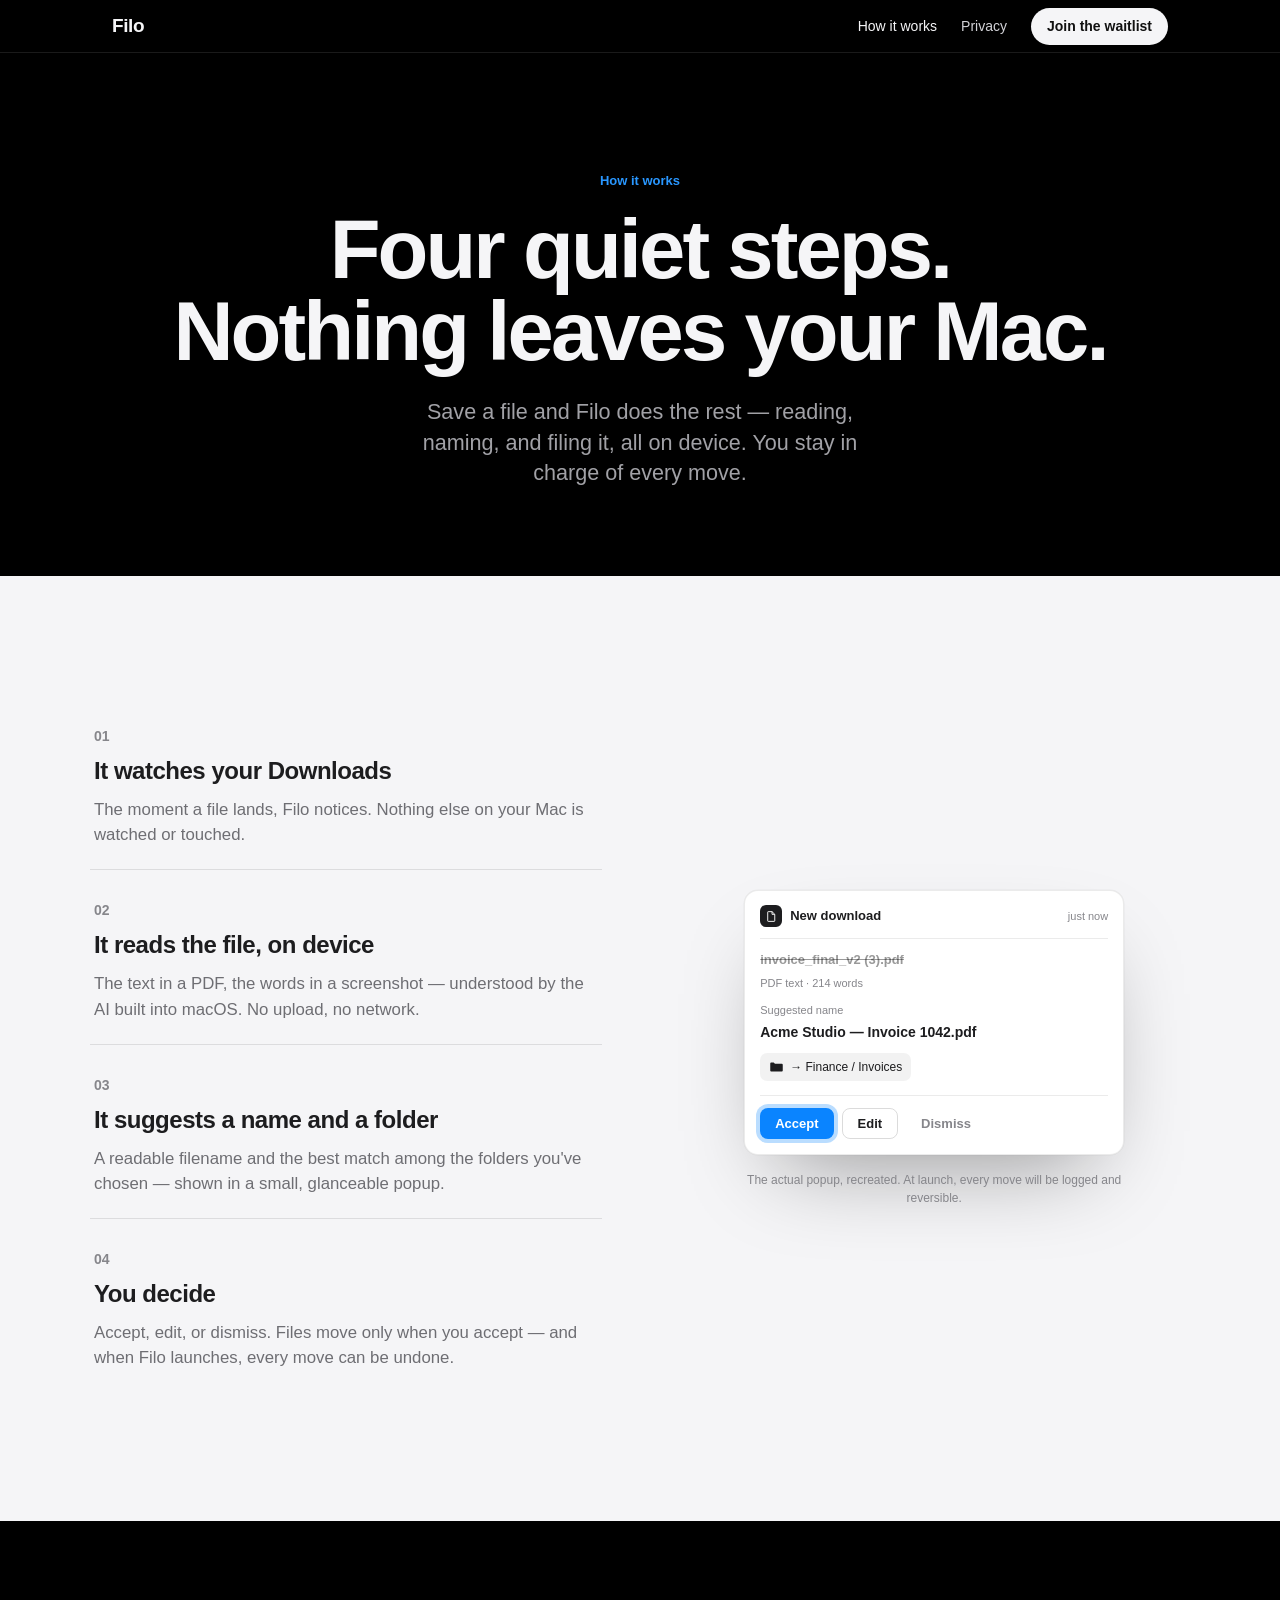
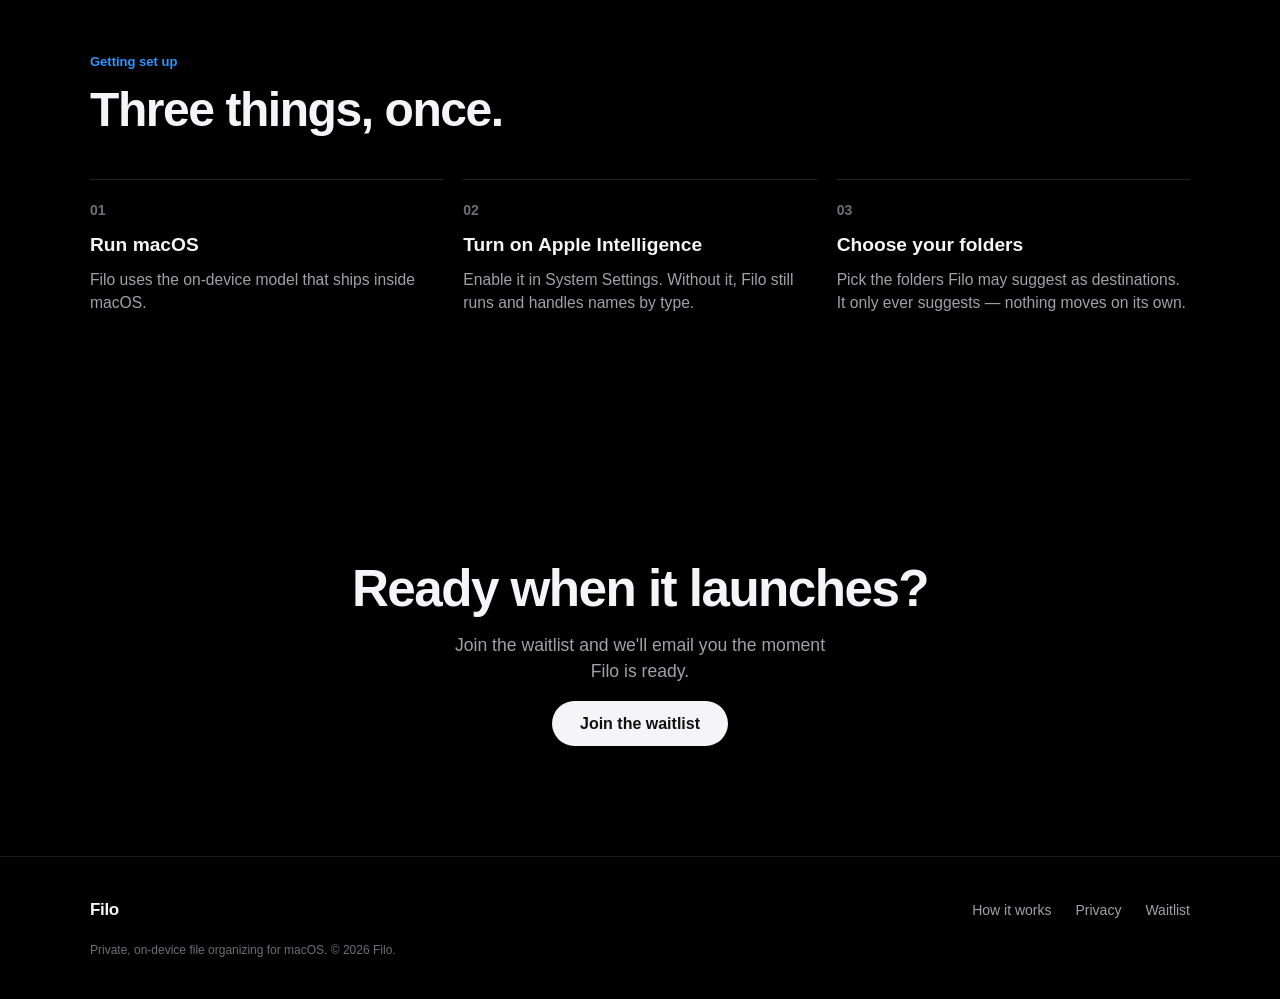
<file: website/site/how-it-works.html>
<!DOCTYPE html>
<html lang="en">
<head>
<meta charset="utf-8">
<meta name="viewport" content="width=device-width, initial-scale=1">
<title>Filo — How it works</title>
<meta name="description" content="Save a file and Filo does the rest — reading, naming, and filing it, all on device. Four quiet steps, and you stay in charge of every move.">
<link rel="icon" href="favicon.svg" type="image/svg+xml">
<link rel="stylesheet" href="css/filo.css">
</head>
<body>
<div style="background:#000000;color:#f5f5f7;font-family:-apple-system,BlinkMacSystemFont,'SF Pro Display','Helvetica Neue',Helvetica,Arial,sans-serif;line-height:1.5;-webkit-font-smoothing:antialiased;overflow-x:clip;">

  <nav style="position:sticky;top:0;z-index:60;backdrop-filter:saturate(180%) blur(20px);-webkit-backdrop-filter:saturate(180%) blur(20px);background:rgba(0,0,0,.62);border-bottom:1px solid rgba(255,255,255,.1);">
    <div style="max-width:1100px;margin:0 auto;padding:0 22px;height:52px;display:flex;align-items:center;justify-content:space-between;">
      <a href="index.html" style="font-weight:600;font-size:19px;letter-spacing:-.02em;">Filo</a>
      <div style="display:flex;align-items:center;gap:24px;">
        <a href="how-it-works.html" style="font-size:14px;color:#f5f5f7;">How it works</a>
        <a href="privacy.html" style="font-size:14px;color:#d2d2d7;">Privacy</a>
        <a href="index.html#waitlist" style="background:#f5f5f7;color:#111;font-weight:600;padding:8px 16px;border-radius:980px;font-size:14px;white-space:nowrap;">Join the waitlist</a>
      </div>
    </div>
  </nav>

  <!-- HERO -->
  <header style="text-align:center;padding:clamp(64px,9vw,120px) 22px clamp(48px,7vw,88px);">
    <span style="display:inline-block;font-size:13px;font-weight:600;color:#2997ff;margin-bottom:18px;">How it works</span>
    <h1 style="font-size:clamp(2.6rem,7vw,5.2rem);line-height:.99;letter-spacing:-.035em;font-weight:700;margin:0;text-wrap:balance;">Four quiet steps.<br>Nothing leaves your Mac.</h1>
    <p style="margin:24px auto 0;max-width:40ch;font-size:clamp(1.1rem,2vw,1.35rem);line-height:1.4;color:#a1a1a6;">Save a file and Filo does the rest — reading, naming, and filing it, all on device. You stay in charge of every move.</p>
  </header>

  <!-- STEPS (light) -->
  <section style="background:#f5f5f7;color:#1d1d1f;padding:clamp(72px,10vw,130px) 22px;">
    <div style="max-width:1100px;margin:0 auto;display:grid;grid-template-columns:1fr 1fr;gap:clamp(36px,6vw,88px);align-items:center;" id="hiwGrid">
      <div style="display:flex;flex-direction:column;gap:8px;">
        <div data-reveal style="padding:22px 4px;border-bottom:1px solid rgba(0,0,0,.1);opacity:0;transform:translateY(20px);transition:opacity .6s cubic-bezier(.2,.7,.2,1),transform .6s cubic-bezier(.2,.7,.2,1);">
          <div style="font-size:14px;font-weight:700;color:#86868b;font-variant-numeric:tabular-nums;">01</div>
          <h3 style="font-size:1.5rem;font-weight:600;margin:6px 0 0;letter-spacing:-.02em;">It watches your Downloads</h3>
          <p style="margin:8px 0 0;color:#6e6e73;font-size:1.05rem;">The moment a file lands, Filo notices. Nothing else on your Mac is watched or touched.</p>
        </div>
        <div data-reveal style="padding:22px 4px;border-bottom:1px solid rgba(0,0,0,.1);opacity:0;transform:translateY(20px);transition:opacity .6s cubic-bezier(.2,.7,.2,1) .06s,transform .6s cubic-bezier(.2,.7,.2,1) .06s;">
          <div style="font-size:14px;font-weight:700;color:#86868b;font-variant-numeric:tabular-nums;">02</div>
          <h3 style="font-size:1.5rem;font-weight:600;margin:6px 0 0;letter-spacing:-.02em;">It reads the file, on device</h3>
          <p style="margin:8px 0 0;color:#6e6e73;font-size:1.05rem;">The text in a PDF, the words in a screenshot — understood by the AI built into macOS. No upload, no network.</p>
        </div>
        <div data-reveal style="padding:22px 4px;border-bottom:1px solid rgba(0,0,0,.1);opacity:0;transform:translateY(20px);transition:opacity .6s cubic-bezier(.2,.7,.2,1) .12s,transform .6s cubic-bezier(.2,.7,.2,1) .12s;">
          <div style="font-size:14px;font-weight:700;color:#86868b;font-variant-numeric:tabular-nums;">03</div>
          <h3 style="font-size:1.5rem;font-weight:600;margin:6px 0 0;letter-spacing:-.02em;">It suggests a name and a folder</h3>
          <p style="margin:8px 0 0;color:#6e6e73;font-size:1.05rem;">A readable filename and the best match among the folders you've chosen — shown in a small, glanceable popup.</p>
        </div>
        <div data-reveal style="padding:22px 4px;opacity:0;transform:translateY(20px);transition:opacity .6s cubic-bezier(.2,.7,.2,1) .18s,transform .6s cubic-bezier(.2,.7,.2,1) .18s;">
          <div style="font-size:14px;font-weight:700;color:#86868b;font-variant-numeric:tabular-nums;">04</div>
          <h3 style="font-size:1.5rem;font-weight:600;margin:6px 0 0;letter-spacing:-.02em;">You decide</h3>
          <p style="margin:8px 0 0;color:#6e6e73;font-size:1.05rem;">Accept, edit, or dismiss. Files move only when you accept — and when Filo launches, every move can be undone.</p>
        </div>
      </div>

      <!-- recreated popup card -->
      <div data-reveal style="justify-self:center;width:100%;max-width:380px;opacity:0;transform:translateY(20px);transition:opacity .7s cubic-bezier(.2,.7,.2,1) .1s,transform .7s cubic-bezier(.2,.7,.2,1) .1s;">
        <div style="text-align:left;background:#ffffff;border:1px solid rgba(0,0,0,.08);border-radius:14px;box-shadow:0 40px 90px -34px rgba(0,0,0,.4),0 0 0 .5px rgba(0,0,0,.05);padding:14px 15px 15px;color:#1d1d1f;">
          <div style="display:flex;align-items:center;gap:8px;padding-bottom:11px;border-bottom:1px solid rgba(0,0,0,.08);">
            <span style="width:22px;height:22px;border-radius:6px;background:#1d1d1f;display:grid;place-items:center;flex:0 0 auto;">
              <svg viewBox="0 0 24 24" width="13" height="13" fill="none"><path d="M6 3h7l5 5v12a1 1 0 0 1-1 1H6a1 1 0 0 1-1-1V4a1 1 0 0 1 1-1Z" stroke="#fff" stroke-width="1.7"/><path d="M13 3v5h5" stroke="#fff" stroke-width="1.7"/></svg>
            </span>
            <div style="font-size:13px;font-weight:600;">New download</div>
            <div style="margin-left:auto;font-size:11px;color:#86868b;">just now</div>
          </div>
          <div style="margin-top:11px;font-size:13px;font-weight:600;color:rgba(0,0,0,.4);text-decoration:line-through;">invoice_final_v2 (3).pdf</div>
          <div style="margin-top:5px;font-size:11px;color:#86868b;">PDF text · 214 words</div>
          <div style="margin-top:11px;font-size:11px;color:#86868b;">Suggested name</div>
          <div style="margin-top:3px;font-size:14px;font-weight:600;color:#1d1d1f;">Acme Studio — Invoice 1042.pdf</div>
          <div style="display:inline-flex;align-items:center;gap:6px;margin-top:10px;font-size:12px;color:#1d1d1f;background:rgba(0,0,0,.05);border-radius:7px;padding:5px 9px;">
            <svg viewBox="0 0 24 20" width="15" height="13" fill="none"><path d="M2 5A1.5 1.5 0 0 1 3.5 3.5h4l2 2h11A1.5 1.5 0 0 1 22 7v9.5A1.5 1.5 0 0 1 20.5 18h-17A1.5 1.5 0 0 1 2 16.5V5Z" fill="#1d1d1f"/></svg>
            → Finance / Invoices
          </div>
          <div style="display:flex;gap:8px;margin-top:14px;padding-top:12px;border-top:1px solid rgba(0,0,0,.08);">
            <button style="font-size:13px;font-weight:600;padding:7px 15px;border-radius:8px;border:0;background:#0a84ff;color:#fff;cursor:pointer;box-shadow:0 0 0 4px rgba(10,132,255,.28);">Accept</button>
            <button style="font-size:13px;font-weight:600;padding:7px 15px;border-radius:8px;border:1px solid rgba(0,0,0,.14);background:transparent;color:#1d1d1f;cursor:pointer;">Edit</button>
            <button style="font-size:13px;font-weight:600;padding:7px 15px;border-radius:8px;border:0;background:transparent;color:#86868b;cursor:pointer;">Dismiss</button>
          </div>
        </div>
        <div style="margin-top:16px;text-align:center;font-size:12px;color:#86868b;">The actual popup, recreated. At launch, every move will be logged and reversible.</div>
      </div>
    </div>
  </section>

  <!-- SETUP -->
  <section style="padding:clamp(72px,10vw,130px) 22px;">
    <div style="max-width:1100px;margin:0 auto;">
      <div data-reveal style="max-width:640px;opacity:0;transform:translateY(24px);transition:opacity .7s cubic-bezier(.2,.7,.2,1),transform .7s cubic-bezier(.2,.7,.2,1);">
        <span style="display:inline-block;font-size:13px;font-weight:600;color:#2997ff;margin-bottom:14px;">Getting set up</span>
        <h2 style="font-size:clamp(1.9rem,4.4vw,3rem);line-height:1.04;letter-spacing:-.03em;font-weight:700;margin:0;">Three things, once.</h2>
      </div>
      <div style="display:grid;grid-template-columns:repeat(3,1fr);gap:20px;margin-top:44px;" id="hiwSetup">
        <div data-reveal style="border-top:1px solid rgba(255,255,255,.14);padding-top:20px;opacity:0;transform:translateY(20px);transition:opacity .6s cubic-bezier(.2,.7,.2,1) .05s,transform .6s cubic-bezier(.2,.7,.2,1) .05s;">
          <div style="font-size:14px;font-weight:700;color:#6e6e73;font-variant-numeric:tabular-nums;margin-bottom:10px;">01</div>
          <h3 style="font-size:1.2rem;font-weight:600;margin:0;">Run macOS</h3>
          <p style="margin:8px 0 0;color:#a1a1a6;font-size:.98rem;">Filo uses the on-device model that ships inside macOS.</p>
        </div>
        <div data-reveal style="border-top:1px solid rgba(255,255,255,.14);padding-top:20px;opacity:0;transform:translateY(20px);transition:opacity .6s cubic-bezier(.2,.7,.2,1) .12s,transform .6s cubic-bezier(.2,.7,.2,1) .12s;">
          <div style="font-size:14px;font-weight:700;color:#6e6e73;font-variant-numeric:tabular-nums;margin-bottom:10px;">02</div>
          <h3 style="font-size:1.2rem;font-weight:600;margin:0;">Turn on Apple Intelligence</h3>
          <p style="margin:8px 0 0;color:#a1a1a6;font-size:.98rem;">Enable it in System Settings. Without it, Filo still runs and handles names by type.</p>
        </div>
        <div data-reveal style="border-top:1px solid rgba(255,255,255,.14);padding-top:20px;opacity:0;transform:translateY(20px);transition:opacity .6s cubic-bezier(.2,.7,.2,1) .19s,transform .6s cubic-bezier(.2,.7,.2,1) .19s;">
          <div style="font-size:14px;font-weight:700;color:#6e6e73;font-variant-numeric:tabular-nums;margin-bottom:10px;">03</div>
          <h3 style="font-size:1.2rem;font-weight:600;margin:0;">Choose your folders</h3>
          <p style="margin:8px 0 0;color:#a1a1a6;font-size:.98rem;">Pick the folders Filo may suggest as destinations. It only ever suggests — nothing moves on its own.</p>
        </div>
      </div>
    </div>
  </section>

  <!-- CTA -->
  <section style="text-align:center;padding:clamp(72px,10vw,120px) 22px;">
    <div data-reveal style="max-width:640px;margin:0 auto;opacity:0;transform:translateY(24px);transition:opacity .7s cubic-bezier(.2,.7,.2,1),transform .7s cubic-bezier(.2,.7,.2,1);">
      <h2 style="font-size:clamp(1.9rem,4.6vw,3.2rem);line-height:1.03;letter-spacing:-.03em;font-weight:700;margin:0;">Ready when it launches?</h2>
      <p style="margin:16px auto 0;color:#a1a1a6;font-size:1.1rem;max-width:38ch;">Join the waitlist and we'll email you the moment Filo is ready.</p>
      <div style="margin-top:28px;"><a href="index.html#waitlist" style="background:#f5f5f7;color:#111;font-weight:600;padding:14px 28px;border-radius:980px;font-size:16px;white-space:nowrap;">Join the waitlist</a></div>
    </div>
  </section>

  <footer style="border-top:1px solid rgba(255,255,255,.1);padding:40px 22px;">
    <div style="max-width:1100px;margin:0 auto;display:flex;align-items:center;justify-content:space-between;gap:18px;flex-wrap:wrap;">
      <a href="index.html" style="font-weight:600;font-size:17px;letter-spacing:-.02em;">Filo</a>
      <div style="display:flex;gap:24px;font-size:14px;color:#a1a1a6;">
        <a href="how-it-works.html">How it works</a>
        <a href="privacy.html">Privacy</a>
        <a href="index.html#waitlist">Waitlist</a>
      </div>
      <div style="width:100%;font-size:12px;color:#6e6e73;">Private, on-device file organizing for macOS. © 2026 Filo.</div>
    </div>
  </footer>
</div>
<script src="js/how-it-works.js"></script>
</body>
</html>
</file>
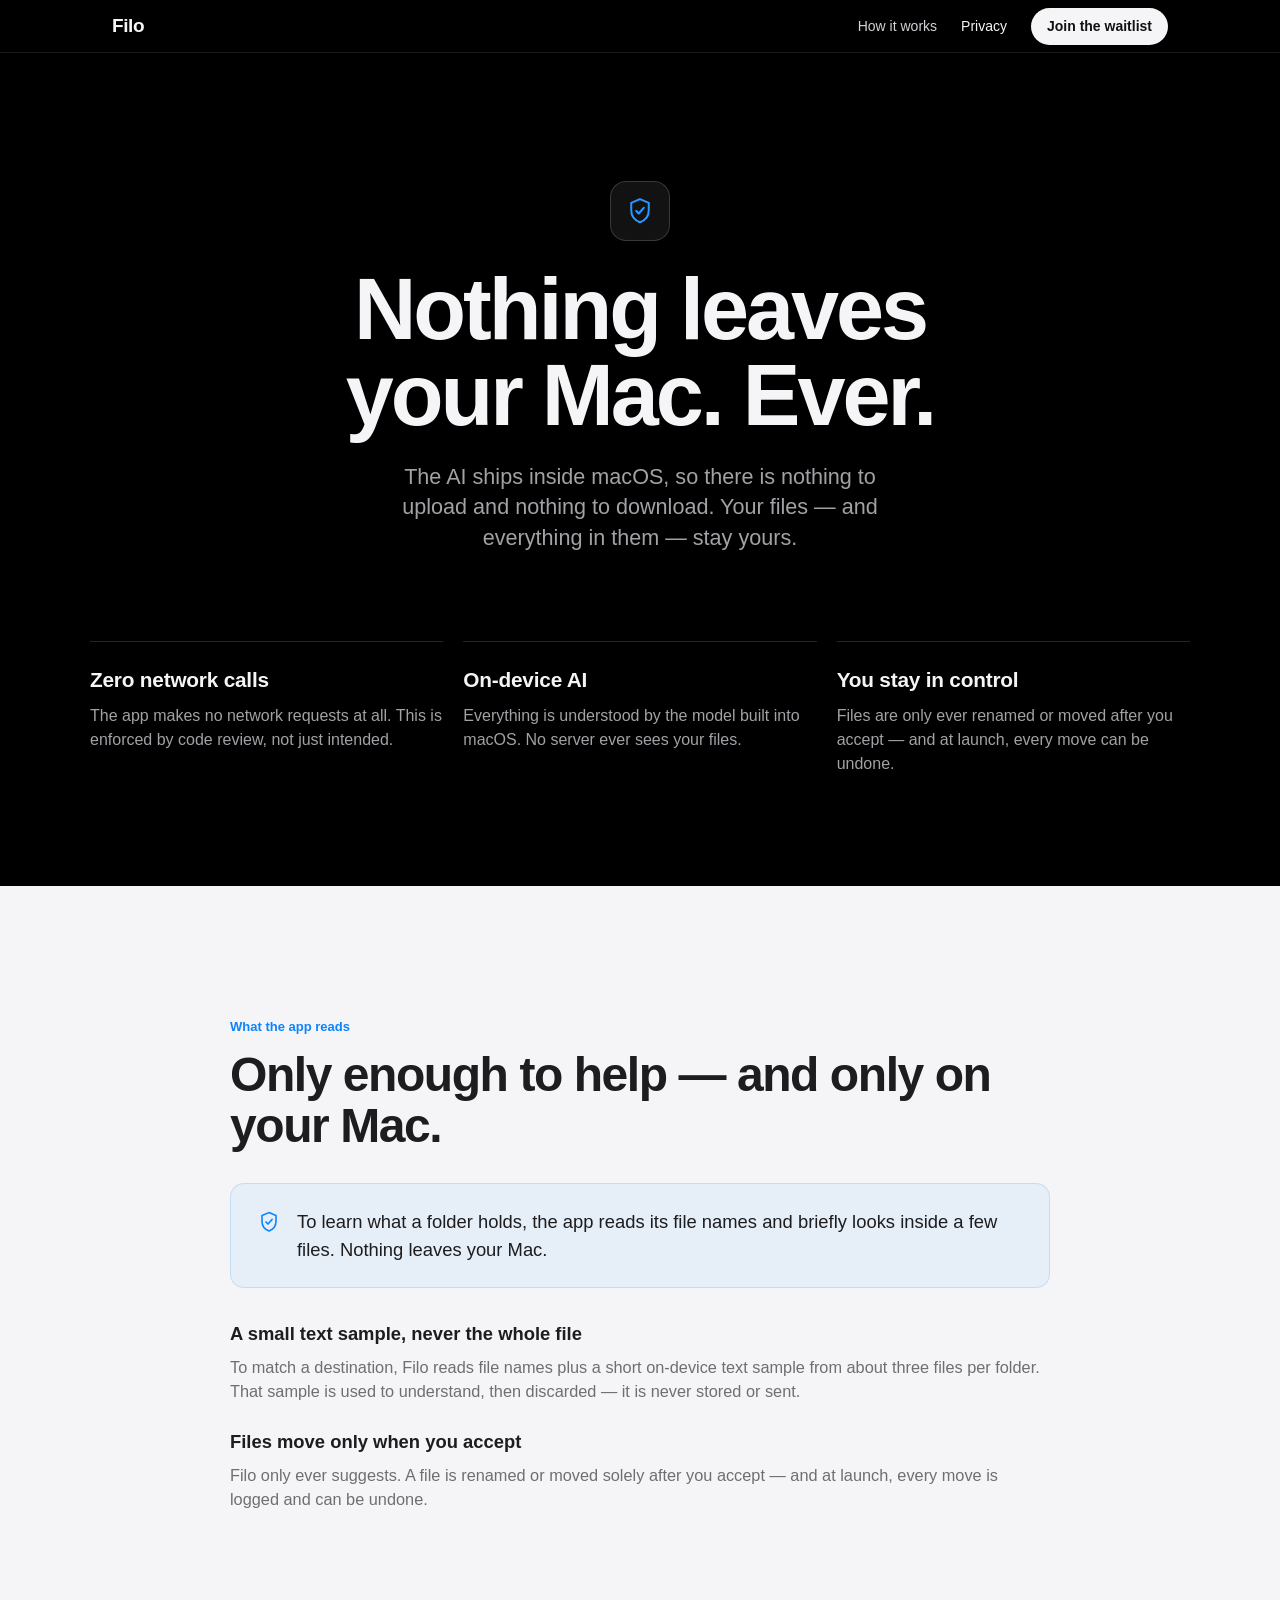
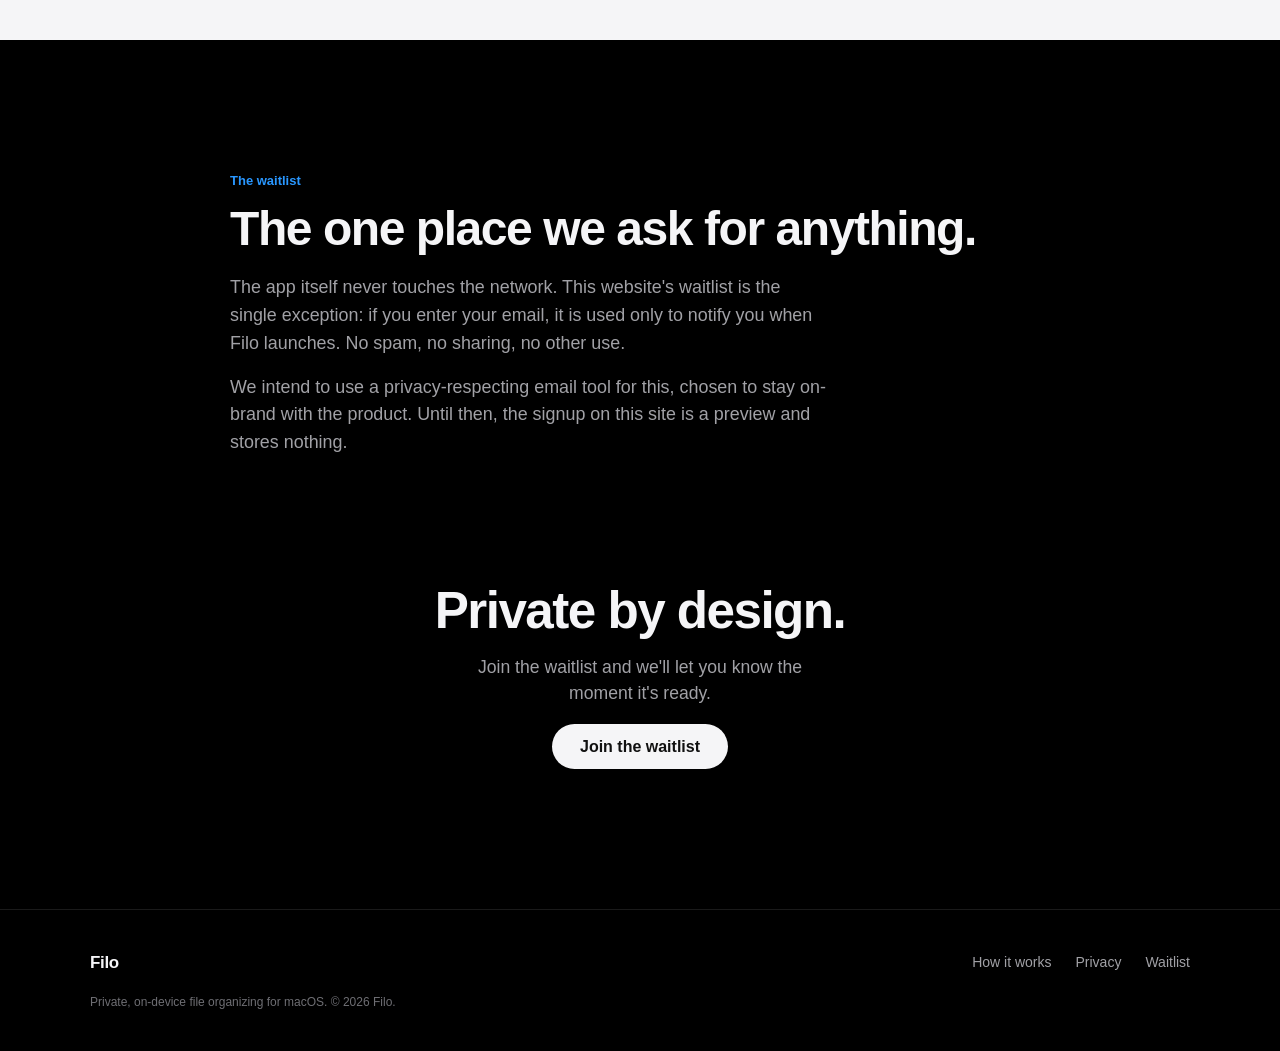
<file: website/site/privacy.html>
<!DOCTYPE html>
<html lang="en">
<head>
<meta charset="utf-8">
<meta name="viewport" content="width=device-width, initial-scale=1">
<title>Filo — Privacy</title>
<meta name="description" content="The AI ships inside macOS, so there is nothing to upload and nothing to download. The app makes zero network calls — your files stay yours.">
<link rel="icon" href="favicon.svg" type="image/svg+xml">
<link rel="stylesheet" href="css/filo.css">
</head>
<body>
<div style="background:#000000;color:#f5f5f7;font-family:-apple-system,BlinkMacSystemFont,'SF Pro Display','Helvetica Neue',Helvetica,Arial,sans-serif;line-height:1.5;-webkit-font-smoothing:antialiased;overflow-x:clip;">

  <nav style="position:sticky;top:0;z-index:60;backdrop-filter:saturate(180%) blur(20px);-webkit-backdrop-filter:saturate(180%) blur(20px);background:rgba(0,0,0,.62);border-bottom:1px solid rgba(255,255,255,.1);">
    <div style="max-width:1100px;margin:0 auto;padding:0 22px;height:52px;display:flex;align-items:center;justify-content:space-between;">
      <a href="index.html" style="font-weight:600;font-size:19px;letter-spacing:-.02em;">Filo</a>
      <div style="display:flex;align-items:center;gap:24px;">
        <a href="how-it-works.html" style="font-size:14px;color:#d2d2d7;">How it works</a>
        <a href="privacy.html" style="font-size:14px;color:#f5f5f7;">Privacy</a>
        <a href="index.html#waitlist" style="background:#f5f5f7;color:#111;font-weight:600;padding:8px 16px;border-radius:980px;font-size:14px;white-space:nowrap;">Join the waitlist</a>
      </div>
    </div>
  </nav>

  <!-- HERO -->
  <header style="text-align:center;padding:clamp(72px,10vw,140px) 22px clamp(48px,7vw,88px);">
    <div style="width:60px;height:60px;border-radius:16px;background:rgba(255,255,255,.07);border:1px solid rgba(255,255,255,.16);display:grid;place-items:center;margin:0 auto 26px;">
      <svg viewBox="0 0 24 24" width="30" height="30" fill="none"><path d="M12 2.5l7 3v6c0 4.6-3 7.9-7 9.5-4-1.6-7-4.9-7-9.5v-6l7-3Z" stroke="#2997ff" stroke-width="1.6"/><path d="M9 12l2 2 4-4.5" stroke="#2997ff" stroke-width="1.7" stroke-linecap="round" stroke-linejoin="round"/></svg>
    </div>
    <h1 style="font-size:clamp(2.6rem,7vw,5.4rem);line-height:.99;letter-spacing:-.035em;font-weight:700;margin:0;text-wrap:balance;">Nothing leaves<br>your Mac. Ever.</h1>
    <p style="margin:24px auto 0;max-width:42ch;font-size:clamp(1.1rem,2vw,1.35rem);line-height:1.4;color:#a1a1a6;">The AI ships inside macOS, so there is nothing to upload and nothing to download. Your files — and everything in them — stay yours.</p>
  </header>

  <!-- PILLARS -->
  <section style="padding:0 22px clamp(72px,9vw,110px);">
    <div style="max-width:1100px;margin:0 auto;display:grid;grid-template-columns:repeat(3,1fr);gap:20px;" id="pvPillars">
      <div data-reveal style="border-top:1px solid rgba(255,255,255,.14);padding-top:22px;opacity:0;transform:translateY(20px);transition:opacity .6s cubic-bezier(.2,.7,.2,1) .05s,transform .6s cubic-bezier(.2,.7,.2,1) .05s;">
        <h3 style="font-size:1.3rem;font-weight:600;margin:0;letter-spacing:-.01em;">Zero network calls</h3>
        <p style="margin:9px 0 0;color:#a1a1a6;font-size:1rem;">The app makes no network requests at all. This is enforced by code review, not just intended.</p>
      </div>
      <div data-reveal style="border-top:1px solid rgba(255,255,255,.14);padding-top:22px;opacity:0;transform:translateY(20px);transition:opacity .6s cubic-bezier(.2,.7,.2,1) .12s,transform .6s cubic-bezier(.2,.7,.2,1) .12s;">
        <h3 style="font-size:1.3rem;font-weight:600;margin:0;letter-spacing:-.01em;">On-device AI</h3>
        <p style="margin:9px 0 0;color:#a1a1a6;font-size:1rem;">Everything is understood by the model built into macOS. No server ever sees your files.</p>
      </div>
      <div data-reveal style="border-top:1px solid rgba(255,255,255,.14);padding-top:22px;opacity:0;transform:translateY(20px);transition:opacity .6s cubic-bezier(.2,.7,.2,1) .19s,transform .6s cubic-bezier(.2,.7,.2,1) .19s;">
        <h3 style="font-size:1.3rem;font-weight:600;margin:0;letter-spacing:-.01em;">You stay in control</h3>
        <p style="margin:9px 0 0;color:#a1a1a6;font-size:1rem;">Files are only ever renamed or moved after you accept — and at launch, every move can be undone.</p>
      </div>
    </div>
  </section>

  <!-- WHAT THE APP READS (light) -->
  <section style="background:#f5f5f7;color:#1d1d1f;padding:clamp(72px,10vw,130px) 22px;">
    <div style="max-width:820px;margin:0 auto;">
      <div data-reveal style="opacity:0;transform:translateY(24px);transition:opacity .7s cubic-bezier(.2,.7,.2,1),transform .7s cubic-bezier(.2,.7,.2,1);">
        <span style="display:inline-block;font-size:13px;font-weight:600;color:#0a84ff;margin-bottom:14px;">What the app reads</span>
        <h2 style="font-size:clamp(1.9rem,4.4vw,3rem);line-height:1.05;letter-spacing:-.03em;font-weight:700;margin:0;">Only enough to help — and only on your Mac.</h2>
      </div>
      <div data-reveal style="margin-top:32px;background:rgba(10,132,255,.06);border:1px solid rgba(10,132,255,.16);border-radius:14px;padding:24px 26px;display:flex;gap:16px;align-items:flex-start;opacity:0;transform:translateY(20px);transition:opacity .6s cubic-bezier(.2,.7,.2,1) .08s,transform .6s cubic-bezier(.2,.7,.2,1) .08s;">
        <svg viewBox="0 0 24 24" width="24" height="24" fill="none" style="flex:0 0 auto;margin-top:2px;"><path d="M12 2.5l7 3v6c0 4.6-3 7.9-7 9.5-4-1.6-7-4.9-7-9.5v-6l7-3Z" stroke="#0a84ff" stroke-width="1.6"/><path d="M9 12l2 2 4-4.5" stroke="#0a84ff" stroke-width="1.7" stroke-linecap="round" stroke-linejoin="round"/></svg>
        <p style="margin:0;font-size:1.15rem;line-height:1.5;color:#1d1d1f;">To learn what a folder holds, the app reads its file names and briefly looks inside a few files. Nothing leaves your Mac.</p>
      </div>
      <div style="margin-top:32px;display:grid;gap:24px;" data-reveal>
        <div style="opacity:0;transform:translateY(20px);transition:opacity .6s cubic-bezier(.2,.7,.2,1),transform .6s cubic-bezier(.2,.7,.2,1);">
          <h3 style="font-size:1.15rem;font-weight:600;margin:0;">A small text sample, never the whole file</h3>
          <p style="margin:7px 0 0;color:#6e6e73;font-size:1.02rem;">To match a destination, Filo reads file names plus a short on-device text sample from about three files per folder. That sample is used to understand, then discarded — it is never stored or sent.</p>
        </div>
        <div style="opacity:0;transform:translateY(20px);transition:opacity .6s cubic-bezier(.2,.7,.2,1),transform .6s cubic-bezier(.2,.7,.2,1);">
          <h3 style="font-size:1.15rem;font-weight:600;margin:0;">Files move only when you accept</h3>
          <p style="margin:7px 0 0;color:#6e6e73;font-size:1.02rem;">Filo only ever suggests. A file is renamed or moved solely after you accept — and at launch, every move is logged and can be undone.</p>
        </div>
      </div>
    </div>
  </section>

  <!-- WAITLIST DATA NOTE -->
  <section style="padding:clamp(72px,10vw,130px) 22px;">
    <div style="max-width:820px;margin:0 auto;">
      <div data-reveal style="opacity:0;transform:translateY(24px);transition:opacity .7s cubic-bezier(.2,.7,.2,1),transform .7s cubic-bezier(.2,.7,.2,1);">
        <span style="display:inline-block;font-size:13px;font-weight:600;color:#2997ff;margin-bottom:14px;">The waitlist</span>
        <h2 style="font-size:clamp(1.9rem,4.4vw,3rem);line-height:1.05;letter-spacing:-.03em;font-weight:700;margin:0;">The one place we ask for anything.</h2>
        <p style="margin:20px 0 0;color:#a1a1a6;font-size:1.12rem;line-height:1.55;max-width:60ch;">The app itself never touches the network. This website's waitlist is the single exception: if you enter your email, it is used only to notify you when Filo launches. No spam, no sharing, no other use.</p>
        <p style="margin:16px 0 0;color:#a1a1a6;font-size:1.12rem;line-height:1.55;max-width:60ch;">We intend to use a privacy-respecting email tool for this, chosen to stay on-brand with the product. Until then, the signup on this site is a preview and stores nothing.</p>
      </div>
    </div>
  </section>

  <!-- CTA -->
  <section style="text-align:center;padding:0 22px clamp(90px,12vw,150px);">
    <div data-reveal style="max-width:640px;margin:0 auto;opacity:0;transform:translateY(24px);transition:opacity .7s cubic-bezier(.2,.7,.2,1),transform .7s cubic-bezier(.2,.7,.2,1);">
      <h2 style="font-size:clamp(1.9rem,4.6vw,3.2rem);line-height:1.03;letter-spacing:-.03em;font-weight:700;margin:0;">Private by design.</h2>
      <p style="margin:16px auto 0;color:#a1a1a6;font-size:1.1rem;max-width:38ch;">Join the waitlist and we'll let you know the moment it's ready.</p>
      <div style="margin-top:28px;"><a href="index.html#waitlist" style="background:#f5f5f7;color:#111;font-weight:600;padding:14px 28px;border-radius:980px;font-size:16px;white-space:nowrap;">Join the waitlist</a></div>
    </div>
  </section>

  <footer style="border-top:1px solid rgba(255,255,255,.1);padding:40px 22px;">
    <div style="max-width:1100px;margin:0 auto;display:flex;align-items:center;justify-content:space-between;gap:18px;flex-wrap:wrap;">
      <a href="index.html" style="font-weight:600;font-size:17px;letter-spacing:-.02em;">Filo</a>
      <div style="display:flex;gap:24px;font-size:14px;color:#a1a1a6;">
        <a href="how-it-works.html">How it works</a>
        <a href="privacy.html">Privacy</a>
        <a href="index.html#waitlist">Waitlist</a>
      </div>
      <div style="width:100%;font-size:12px;color:#6e6e73;">Private, on-device file organizing for macOS. © 2026 Filo.</div>
    </div>
  </footer>
</div>
<script src="js/privacy.js"></script>
</body>
</html>
</file>
<file: website/site/css/filo.css>
/* Filo marketing site — base styles.
   Extracted verbatim from the approved design prototype's <helmet><style> blocks.
   Self-contained: system font stack only, no external fonts or resources. */

html, body { margin: 0; padding: 0; }
* { box-sizing: border-box; }
::selection { background: #2997ff; color: #fff; }
a { color: inherit; text-decoration: none; }
a.filolink { color: #2997ff; }
a.filolink:hover { text-decoration: underline; }

@keyframes filospin { to { transform: rotate(360deg); } }
@keyframes filoglow { 0%, 100% { opacity: .5; } 50% { opacity: .85; } }
</file>
